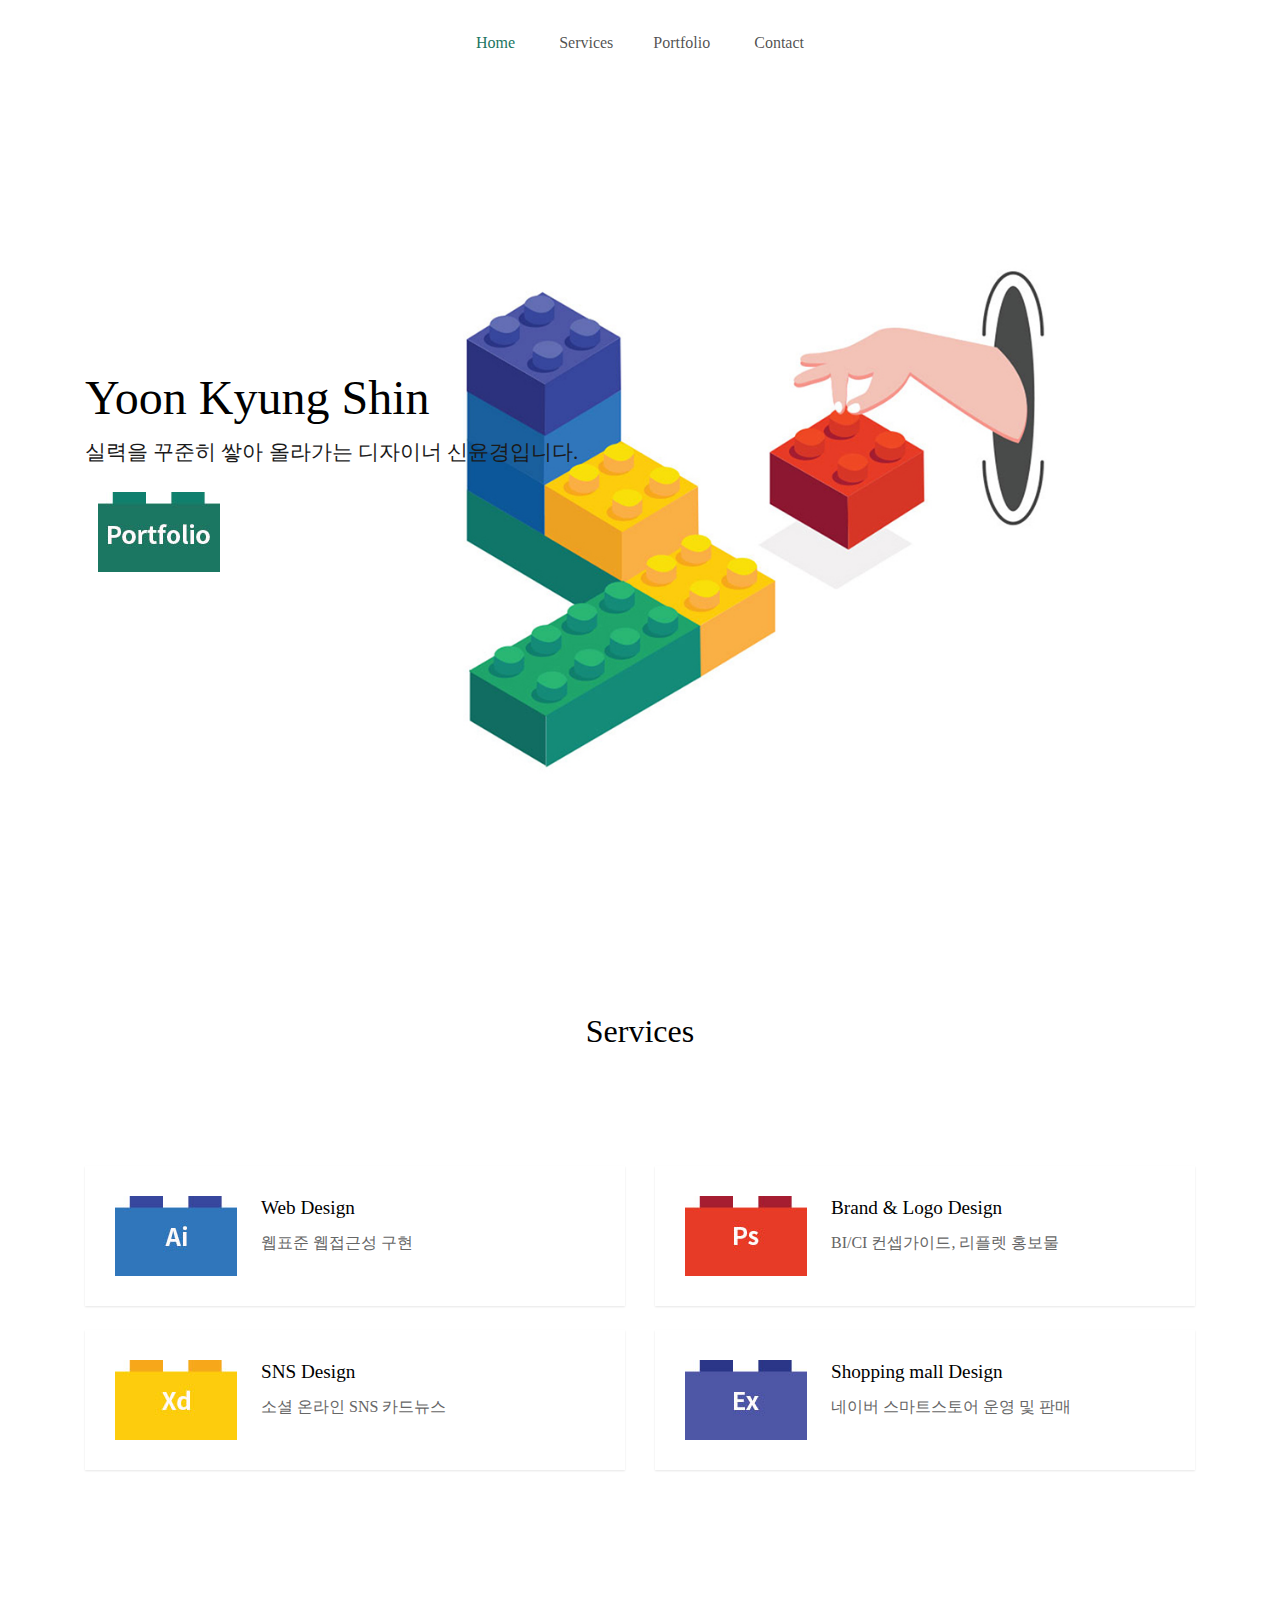
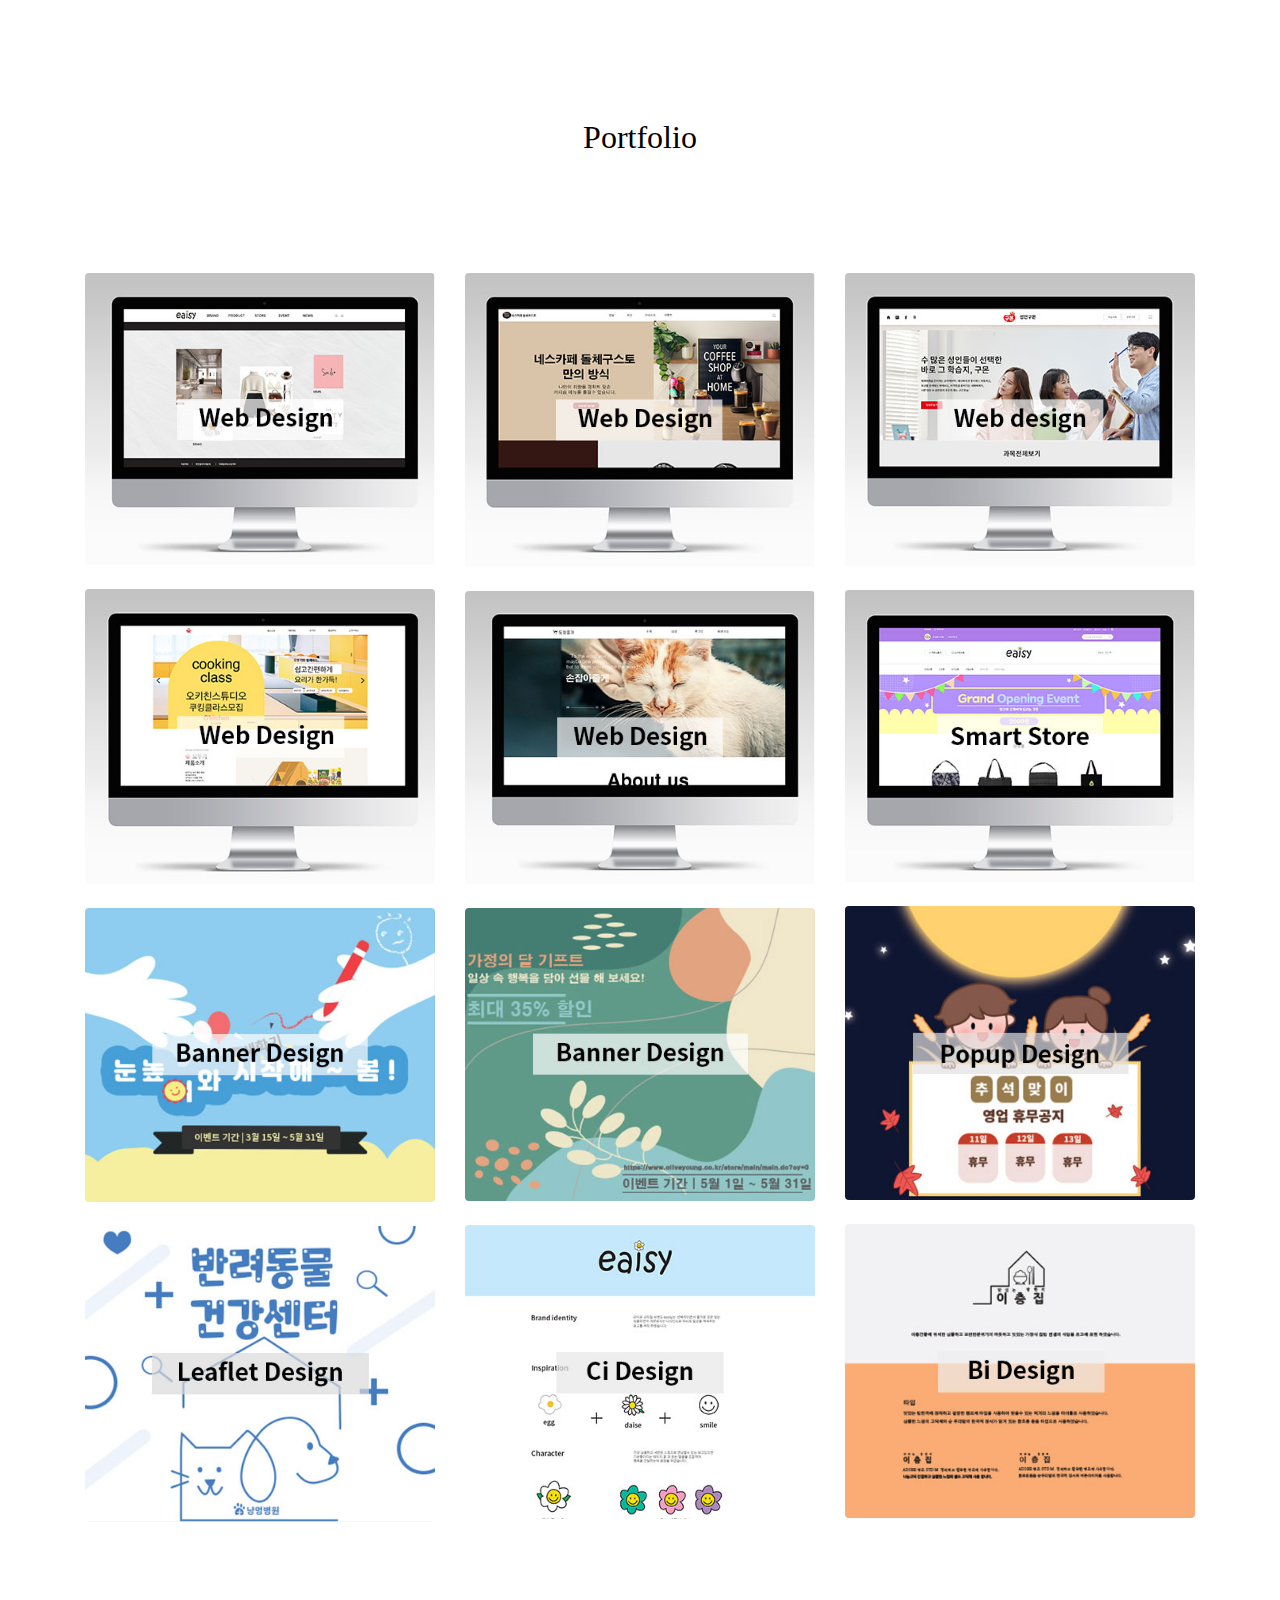
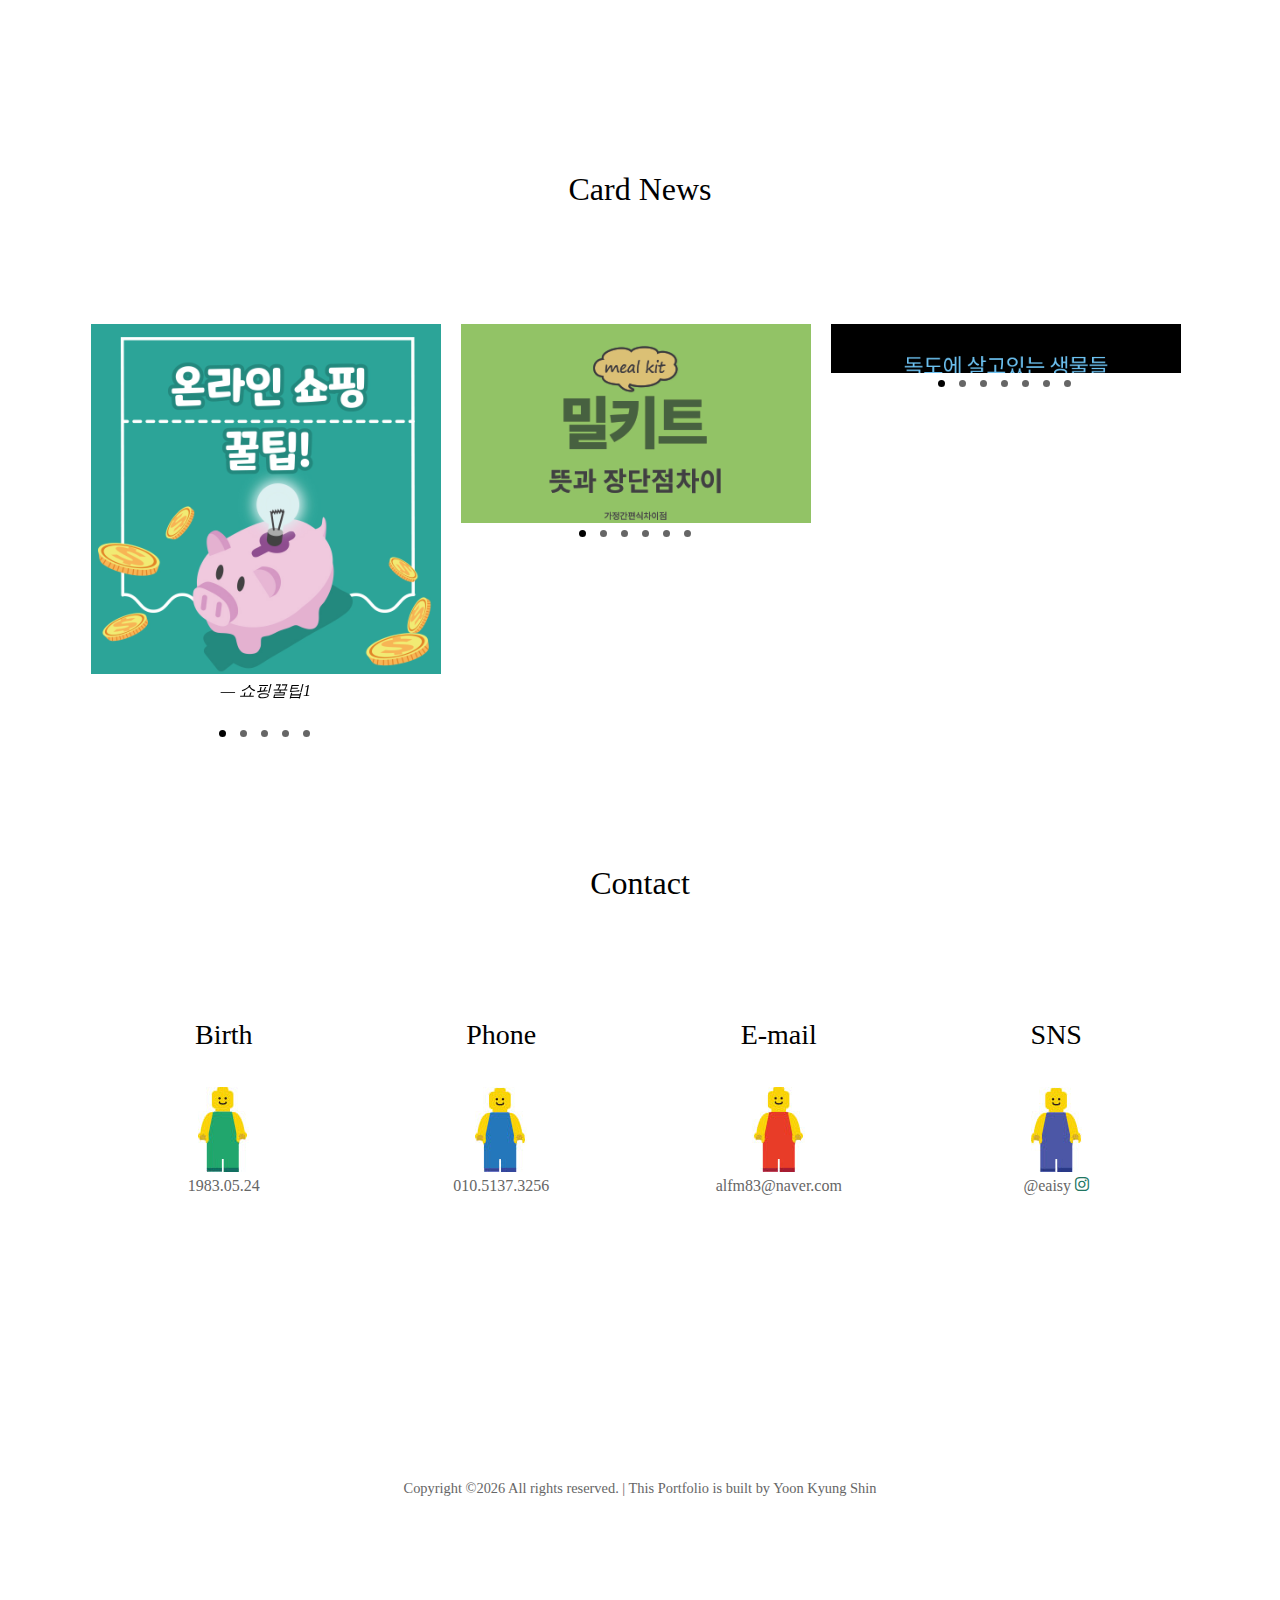
<file: index.html>
<!doctype html>
<html lang="en">
  <head>
    <title>Yoon Kung Shin</title>
    <meta charset="utf-8">
    <meta name="viewport" content="width=device-width, initial-scale=1, shrink-to-fit=no">
    
    <link href="https://fonts.googleapis.com/css?family=Arbutus+Slab|Open+Sans:300,400,700" rel="stylesheet">
    <link rel="stylesheet" href="fonts/icomoon/style.css">

    <link rel="stylesheet" href="css/bootstrap.min.css">
    <link rel="stylesheet" href="css/jquery-ui.css">
    <link rel="stylesheet" href="css/owl.carousel.min.css">
    <link rel="stylesheet" href="css/owl.theme.default.min.css">
    <link rel="stylesheet" href="css/owl.theme.default.min.css">

    <link rel="stylesheet" href="css/jquery.fancybox.min.css">

    <link rel="stylesheet" href="css/bootstrap-datepicker.css">

    <link rel="stylesheet" href="fonts/flaticon/font/flaticon.css">

    <link rel="stylesheet" href="css/aos.css">

    <link rel="stylesheet" href="css/style.css">
    
  </head>
  <body data-spy="scroll" data-target=".site-navbar-target" data-offset="300">
  


  <div class="site-wrap">

    <div class="site-mobile-menu site-navbar-target">
      <div class="site-mobile-menu-header">
        <div class="site-mobile-menu-close mt-3">
          <span class="icon-close2 js-menu-toggle"></span>
        </div>
      </div>
      <div class="site-mobile-menu-body"></div>
    </div>
   
    <header class="site-navbar py-4 js-sticky-header site-navbar-target" role="banner">

      <div class="container-fluid">
        <div class="row align-items-center justify-content-center">
          
          <div class="">
            <nav class="site-navigation position-relative text-right" role="navigation">
              <ul class="site-menu main-menu js-clone-nav mr-auto d-none d-lg-block">
                <li><a href="#home-section" class="nav-link">Home</a></li>
                <li><a href="#services-section" class="nav-link">Services</a></li>
                
                
              </ul>
            </nav>
          </div>

        
          <div class="text-left">

            <nav class="site-navigation position-relative" role="navigation">
              <ul class="site-menu main-menu js-clone-nav mr-auto d-none d-lg-block">
                <li><a href="#portfolio-section" class="nav-link">Portfolio</a></li>
               
                <li><a href="#contact-section" class="nav-link">Contact</a></li>
              </ul>
            </nav>


            <div class="d-inline-block d-lg-none" style="position: relative; top: 3px;"><a href="#" class="site-menu-toggle js-menu-toggle float-right"><span class="icon-menu h3"></span></a></div>

          </div>

        </div>
      </div>
      
    </header>


    <div class="site-blocks-cover overlay bg-light" id="home-section">

      <div class="container">
        <div class="row justify-content-center">

          <div class="col-md-12 mt-lg-5 text-left align-self-center text-intro">
            <div class="row">
              <div class="col-lg-6">
                <h1 class="text-black">Yoon Kyung Shin</h1>
                <p class="lead">실력을 꾸준히 쌓아 올라가는 디자이너 신윤경입니다.</p>
                <a href="#portfolio-section" class="btn smoothscroll btn-primary"><img src="images/btn_1.jpg"></a>

              </div>
            </div>
           
          </div>
          <img src="images/face.jpg" alt="Image" class="img-face" data-aos="fade">
          
        </div>
        
      </div>

    

      
    </div>  

    

    
    <div class="site-section" id="services-section">
      <div class="container">
        <div class="row ">
          <div class="col-12 mb-5 position-relative">
            <h2 class="section-title text-center mb-5">Services</h2>
          </div>
          
          <div class="col-md-6 mb-4">
            <div class="service d-flex h-100">
              <div class="service-number mr-4"><img src="images/btn_2.jpg"></div>
              <div class="service-about">
                <h3>Web Design</h3>
                <p>웹표준 웹접근성 구현</p>
              </div>
            </div>
          </div>

          <div class="col-md-6 mb-4">
            <div class="service d-flex h-100">
              <div class="service-number mr-4"><img src="images/btn_3.jpg"></div>
              <div class="service-about">
                <h3>Brand & Logo Design</h3>
                <p>BI/CI 컨셉가이드, 리플렛 홍보물</p>
              </div>
            </div>
          </div>

          <div class="col-md-6 mb-4">
            <div class="service d-flex h-100">
              <div class="service-number mr-4"><img src="images/btn_4.jpg"></div>
              <div class="service-about">
                <h3>SNS Design</h3>
                <p>소셜 온라인 SNS 카드뉴스</p>
              </div>
            </div>
          </div>

          <div class="col-md-6 mb-4">
            <div class="service d-flex h-100">
              <div class="service-number mr-4"><img src="images/btn_5.jpg"></div>
              <div class="service-about">
                <h3>Shopping mall Design</h3>
                <p>네이버 스마트스토어 운영 및 판매</p>
              </div>
            </div>
          </div>

        </div>
      </div>
    </div>






    <section class="site-section block__62272" id="portfolio-section">
      

      <div class="container">
        <div class="row mb-5">
          <div class="col-12 position-relative">
            <h2 class="section-title text-center mb-5">Portfolio</h2>
          </div>
        </div>

        
        <div id="posts" class="row no-gutter">
          <div class="item web col-6 col-sm-6 col-md-6 col-lg-4 col-xl-4 mb-4">
            <a href="project3/index.html" target="_blank">
              
              <img class="img-fluid" src="images/post_1.jpg">
            </a>
          </div>
          <div class="item web col-6 col-sm-6 col-md-6 col-lg-4 col-xl-4 mb-4">
            <a href="project1/index.html" target="_blank">
              
              <img class="img-fluid" src="images/post_2.jpg">
            </a>
          </div>

          <div class="item brand col-6 col-sm-6 col-md-6 col-lg-4 col-xl-4 mb-4">
            <a href="project2/index.html" target="_blank">

              <img class="img-fluid" src="images/post_3.jpg">
            </a>
          </div>

          <div class="item web col-6 col-sm-6 col-md-6 col-lg-4 col-xl-4 mb-4">
            <a href="https://xd.adobe.com/view/a9b3fe74-5204-4f40-b276-14077b65d5c4-fce0/?fullscreen">
              
              <img class="img-fluid" src="images/post_4.jpg">
            </a>
          </div>

          <div class="item web col-6 col-sm-6 col-md-6 col-lg-4 col-xl-4 mb-4">
            <a href="https://smartstore.naver.com/eaisy">
              
              <img class="img-fluid" src="images/post_5.jpg">
            </a>
          </div>
          <div class="item web col-6 col-sm-6 col-md-6 col-lg-4 col-xl-4 mb-4">
            <a href="project4/index.html" target="_blank">
              
              <img class="img-fluid" src="images/post_6.jpg">
            </a>
          </div>

          <div class="item web col-6 col-sm-6 col-md-6 col-lg-4 col-xl-4 mb-4">
            <a href="images/web9.jpg" class="item-wrap fancybox">
              <span class="icon-search2"></span>
              <img class="img-fluid" src="images/post_9.jpg">
            </a>
          </div>

          <div class="item web col-6 col-sm-6 col-md-6 col-lg-4 col-xl-4 mb-4">
            <a href="images/web8.jpg" class="item-wrap fancybox">
              <span class="icon-search2"></span>
              <img class="img-fluid" src="images/post_8.jpg">
            </a>
          </div>

          <div class="item web col-6 col-sm-6 col-md-6 col-lg-4 col-xl-4 mb-4">
            <a href="images/web7.jpg" class="item-wrap fancybox">
              <span class="icon-search2"></span>
              <img class="img-fluid" src="images/post_7.jpg">
            </a>
          </div>

          <div class="item web col-6 col-sm-6 col-md-6 col-lg-4 col-xl-4 mb-4">
            <a href="images/web11.jpg" class="item-wrap fancybox">
              <span class="icon-search2"></span>
              <img class="img-fluid" src="images/post_11.jpg">
            </a>
          </div>

          <div class="item web col-6 col-sm-6 col-md-6 col-lg-4 col-xl-4 mb-4">
            <a href="images/web12.jpg" class="item-wrap fancybox">
              <span class="icon-search2"></span>
              <img class="img-fluid" src="images/post_12.jpg">
            </a>
          </div>

          <div class="item web col-6 col-sm-6 col-md-6 col-lg-4 col-xl-4 mb-4">
            <a href="images/web13.jpg" class="item-wrap fancybox">
              <span class="icon-search2"></span>
              <img class="img-fluid" src="images/post_13.jpg">
            </a>
          </div>

          
        </div>
      </div>

    </section>

    <section class="site-section bg-dark">
      <div class="container">
        <div class="row">
          <div class="col-12 mb-5 position-relative">
            <h2 class="section-title text-center mb-5 text-white1">Card News</h2>
          </div>
        </div>
        <div class="owl-carousel slide-one-item">
          <div class="slide">
            <blockquote>
              <img src="images/cn1.jpg">
              <p><cite>&mdash; 쇼핑꿀팁1</cite></p>
            </blockquote>
          </div>
       
          <div class="slide">
            <blockquote>
              <img src="images/cn2.jpg">
              <p><cite>&mdash; 쇼핑꿀팁2</cite></p>
            </blockquote>
          </div>

          <div class="slide">
            <blockquote>
              <img src="images/cn3.jpg">
              <p><cite>&mdash; 쇼핑꿀팁3</cite></p>
            </blockquote>
          </div>
          <div class="slide">
            <blockquote>
              <img src="images/cn4.jpg">
              <p><cite>&mdash; 쇼핑꿀팁4</cite></p>
            </blockquote>
          </div>

          <div class="slide">
            <blockquote>
              <img src="images/cn5.jpg">
              <p><cite>&mdash; 쇼핑꿀팁5</cite></p>
            </blockquote>
          </div>
        </div>

        <div class="owl-carousel slide-one-item">
          <div class="slide">
            <blockquote>
              <img src="images/cn2_1.jpg">
              <p><cite>&mdash; 밀키트1</cite></p>
            </blockquote>
          </div>
       
          <div class="slide">
            <blockquote>
              <img src="images/cn2_2.jpg">
              <p><cite>&mdash; 밀키트2</cite></p>
            </blockquote>
          </div>

          <div class="slide">
            <blockquote>
              <img src="images/cn2_3.jpg">
              <p><cite>&mdash; 밀키트3</cite></p>
            </blockquote>
          </div>
          <div class="slide">
            <blockquote>
              <img src="images/cn2_4.jpg">
              <p><cite>&mdash; 밀키트4</cite></p>
            </blockquote>
          </div>

          <div class="slide">
            <blockquote>
              <img src="images/cn2_5.jpg">
              <p><cite>&mdash; 밀키트5</cite></p>
            </blockquote>
          </div>

          
          <div class="slide">
            <blockquote>
              <img src="images/cn2_6.jpg">
              <p><cite>&mdash; 밀키트6</cite></p>
            </blockquote>
          </div>

        </div>
        <div class="owl-carousel slide-one-item">
          <div class="slide">
            <blockquote>
              <img src="images/cn3_1.jpg">
              <p><cite>&mdash; 독도1</cite></p>
            </blockquote>
          </div>
       
          <div class="slide">
            <blockquote>
              <img src="images/cn3_2.jpg">
              <p><cite>&mdash; 독도2</cite></p>
            </blockquote>
          </div>

          <div class="slide">
            <blockquote>
              <img src="images/cn3_3.jpg">
              <p><cite>&mdash; 독도3</cite></p>
            </blockquote>
          </div>
          <div class="slide">
            <blockquote>
              <img src="images/cn3_4.jpg">
              <p><cite>&mdash; 독도4</cite></p>
            </blockquote>
          </div>

          <div class="slide">
            <blockquote>
              <img src="images/cn3_5.jpg">
              <p><cite>&mdash; 독도5</cite></p>
            </blockquote>
          </div>

          <div class="slide">
            <blockquote>
              <img src="images/cn3_6.jpg">
              <p><cite>&mdash; 독도6</cite></p>
            </blockquote>
          </div>

          <div class="slide">
            <blockquote>
              <img src="images/cn3_7.jpg">
              <p><cite>&mdash; 독도7</cite></p>
            </blockquote>
          </div>


          <!-- 초기화 -->
        </div>
         <!-- 초기화 -->
        
      </div>
    </section>
        

      

    

      







       







        
        
    






    

    <section class="site-section" id="contact-section">
      <div class="container">
        <div class="row">
          <div class="col-12 mb-5 position-relative">
            <h2 class="section-title text-center mb-5">Contact</h2>
          </div>
        </div>
        <div class="container">
          <div class="row mb-5">
            <div class="col-md-3">
              <h3 class="footer-title">Birth</h3><br>
              <img src="images/image_1.jpg">
              <p><span class="d-inline-block d-md-block">1983.05.24</p>
            </div>

            <div class="col-md-3">
              <h3 class="footer-title">Phone</h3><br>
              <img src="images/image_2.jpg">
              <p><span class="d-inline-block d-md-block">010.5137.3256</p>
            </div>

            <div class="col-md-3">
              <h3 class="footer-title">E-mail</h3><br>
              <img src="images/image_3.jpg">
              <p><span class="d-inline-block d-md-block">alfm83@naver.com</p>
            </div>
            <div class="col-md-3">
              <h3 class="footer-title">SNS</h3><br>
              <img src="images/image_4.jpg">
              <p><span class="d-inline-block d-md-block">@eaisy <a href="https://www.instagram.com/eaisy0/" class="social-circle">  <span class="icon-instagram"></span></a></p>
            </div>
          </div>
  
         
          </div>
        </div>
     
      </div>
    </section>

   

    <footer class="site-section bg-light footer">
      <div class="container">
        

        <div class="row">
          <div class="col-12 text-center">
          <p>
            <!-- Link back to Colorlib can't be removed. Template is licensed under CC BY 3.0. -->
            Copyright &copy;<script>document.write(new Date().getFullYear());</script> All rights reserved. | This Portfolio is built by Yoon Kyung Shin</a>
            <!-- Link back to Colorlib can't be removed. Template is licensed under CC BY 3.0. -->
            </p>
            </div>
        </div>
      </div>
    </footer>

  </div> <!-- .site-wrap -->

  <script src="js/jquery-3.3.1.min.js"></script>
  <script src="js/jquery-ui.js"></script>
  <script src="js/popper.min.js"></script>
  <script src="js/bootstrap.min.js"></script>
  <script src="js/owl.carousel.min.js"></script>
  <script src="js/jquery.easing.1.3.js"></script>
  <script src="js/aos.js"></script>
  <script src="js/jquery.fancybox.min.js"></script>
  <script src="js/jquery.sticky.js"></script>
  <script src="js/isotope.pkgd.min.js"></script>

  
  <script src="js/main.js"></script>
    
  </body>
</html>
</file>
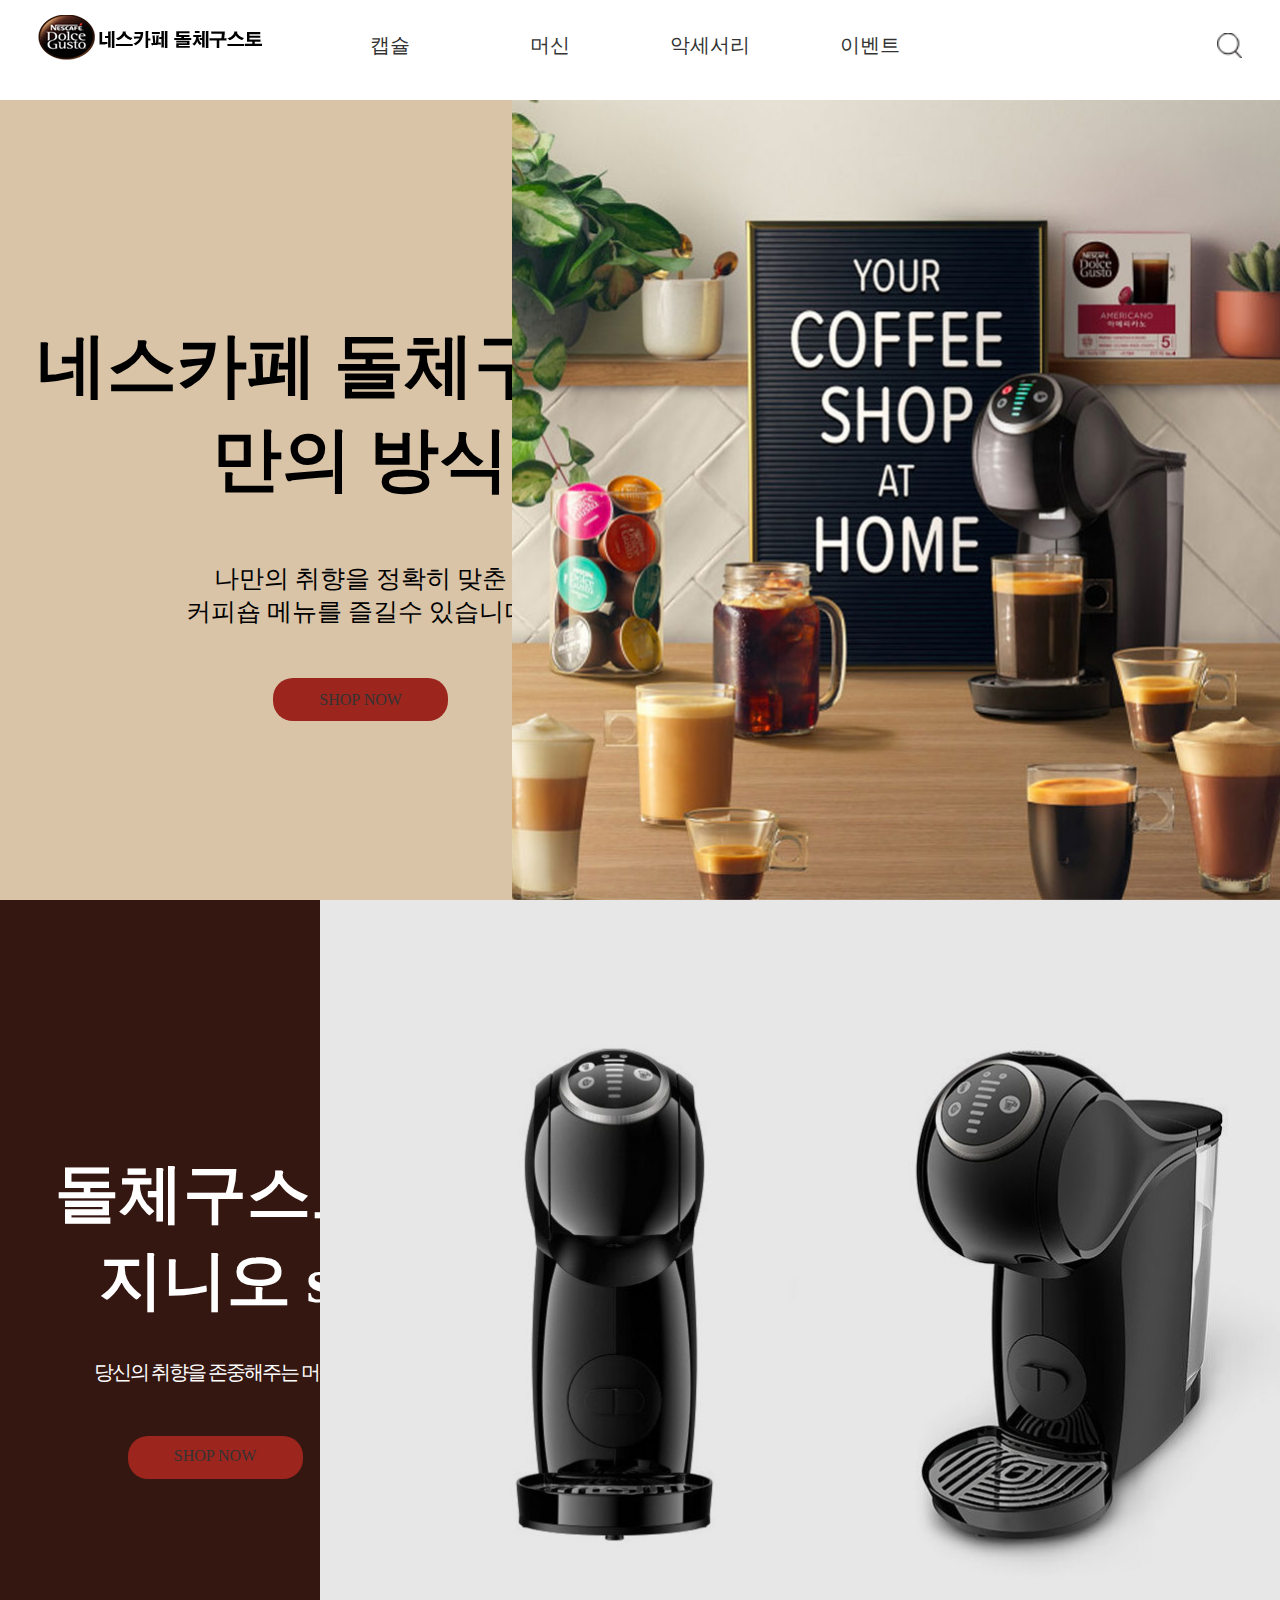
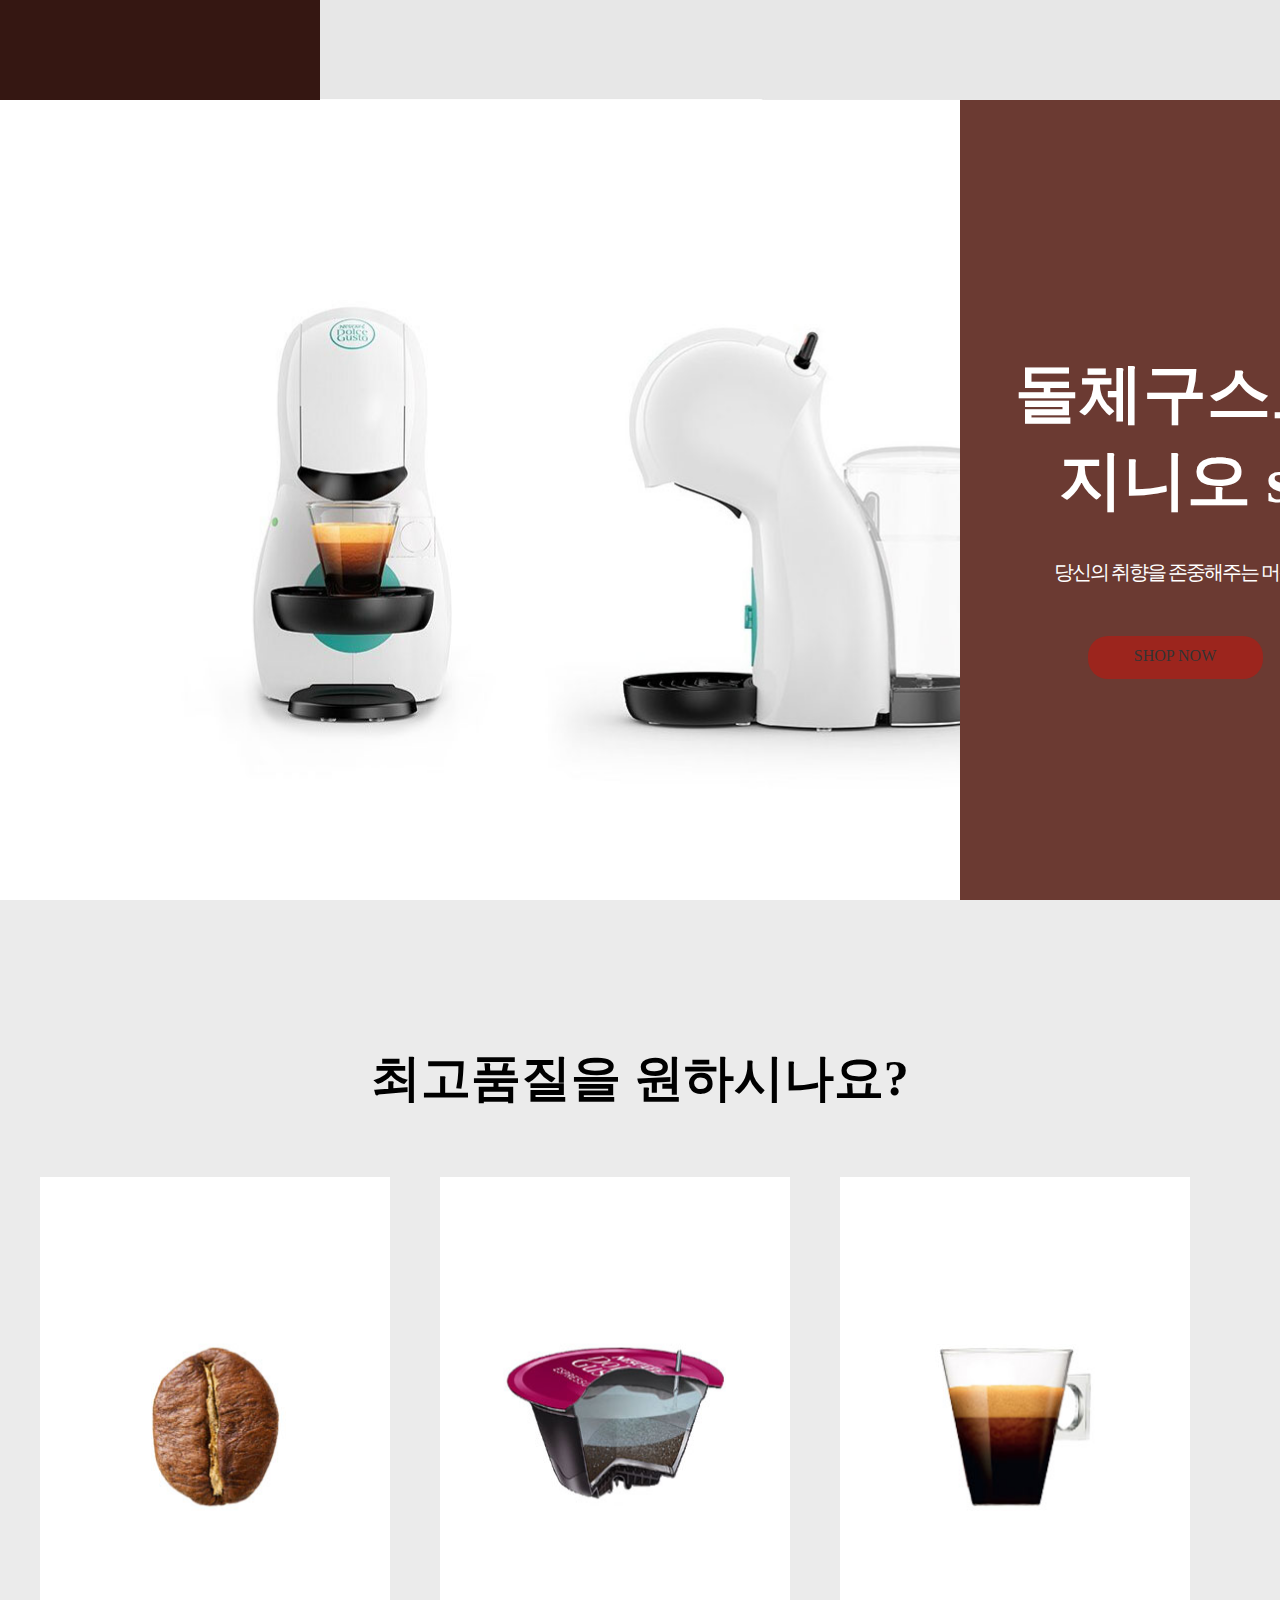
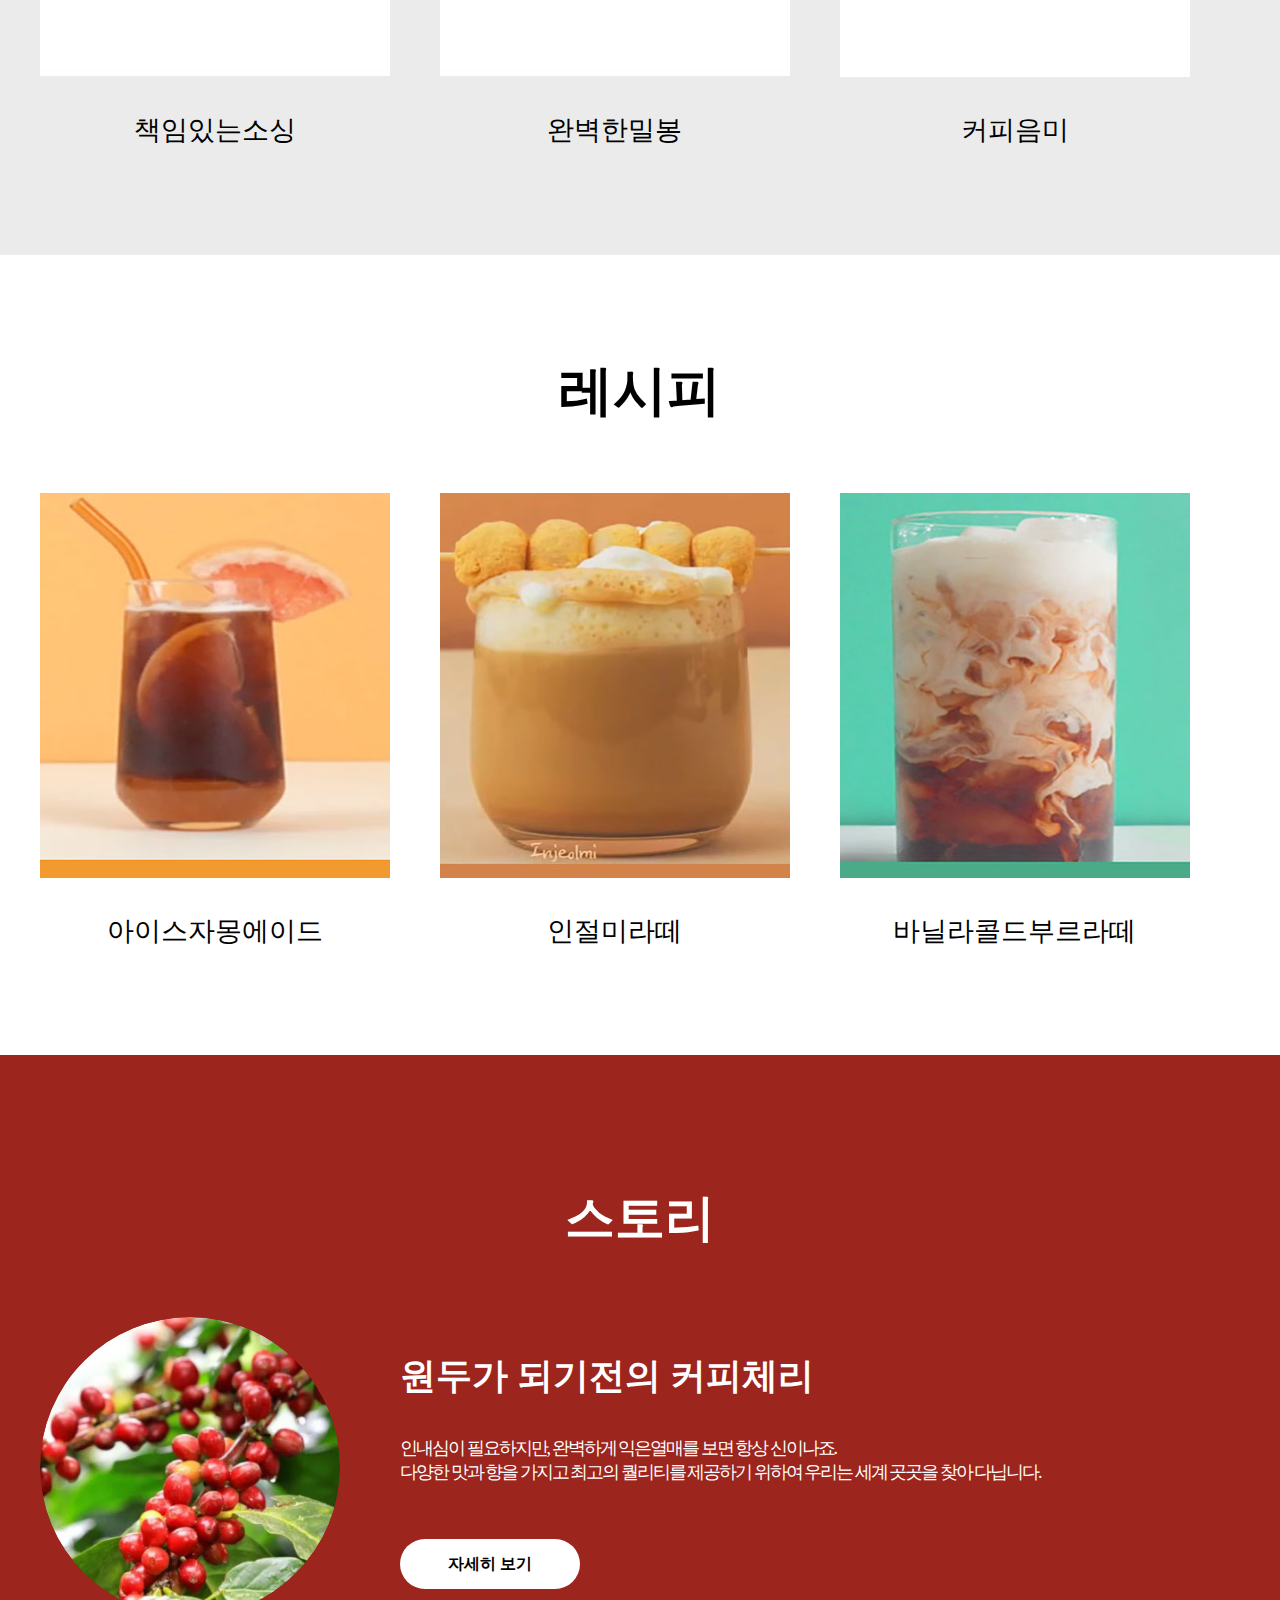
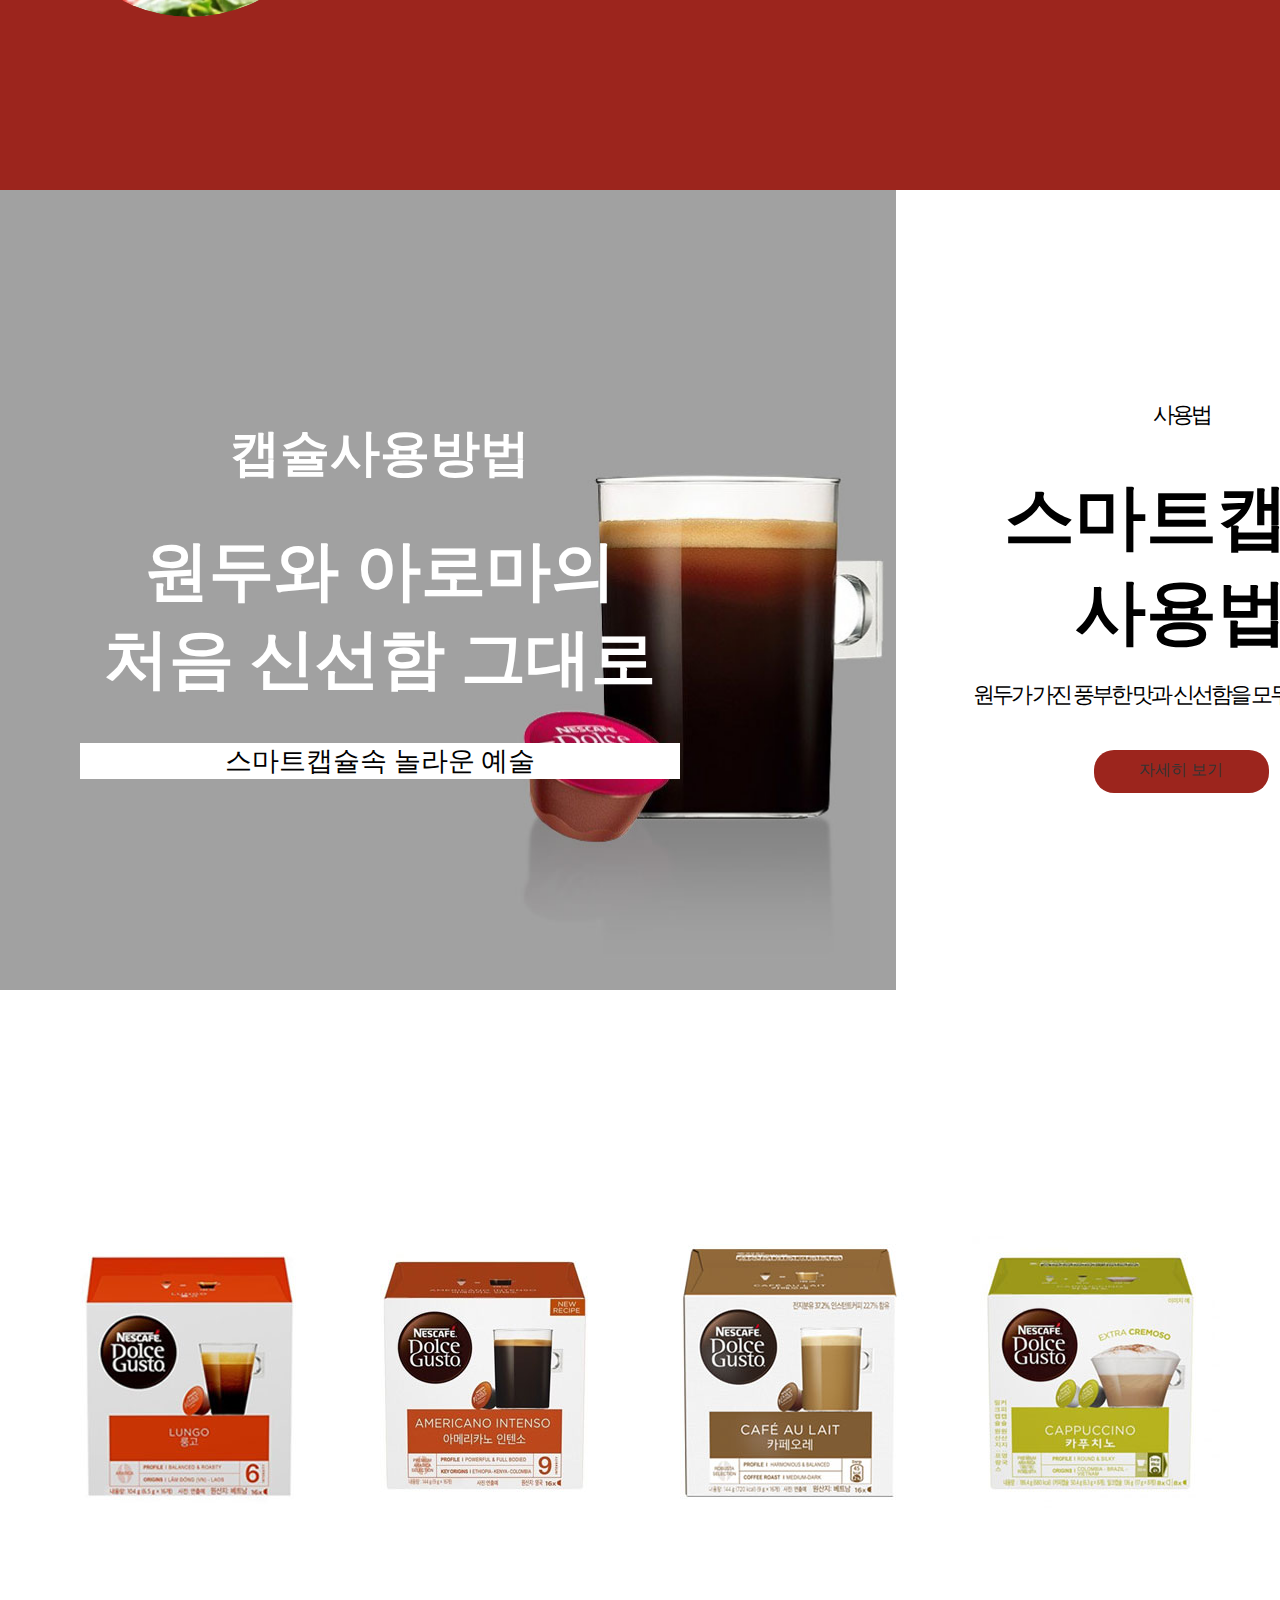
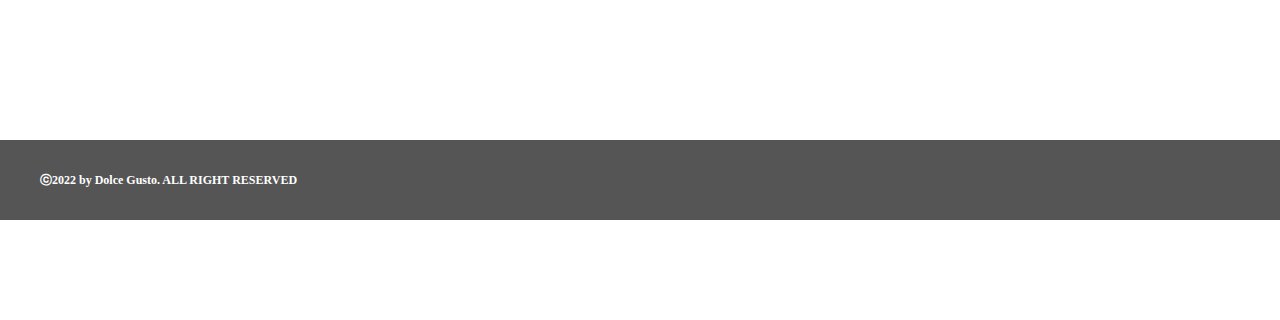
<file: project1/index.html>
<!DOCTYPE html>
<html lang="en">
<head>
    <meta charset="UTF-8">
    <meta http-equiv="X-UA-Compatible" content="IE=edge">
    <meta name="viewport" content="width=device-width, initial-scale=1.0">
    <title>돌체구스토</title>
    <style>
        *{ margin:0; padding:0;}
        body{ height:4000px;}
        .menu{position:absolute; font-size: 20px; right:50px;
                 width:60px; height:250px; 
                         border:2px;}
        </style>
        
        <script src="js/jquery-1.7.2.min.js"></script>
        <script src="js/jquery-ui.min.js"></script>
    <link href="css/style.css" rel="stylesheet">
</head>
<body>
    <div id="warp">
        <div id="header">
            <div class="logo">
                <img src="img/logo.png" alt="로고">
            </div>
            <ul class="menu">
                <li><a href="#">캡슐</a>
                <ul class="submenu">
                    <li><a href="#">캡슐보기</a></li>
                 
                </ul></li>
                <li><a href="#">머신</a>
                    <ul class="submenu">
                        <li><a href="#">머신보기</a></li>
                        
                       
                    </ul></li>
                <li><a href="#">악세서리</a>
                    <ul class="submenu">
                        <li><a href="#">악세서리</a></li>
                       
                    </ul>
                </li>
                <li><a href="#">이벤트</a>
                    <ul class="submenu">
                    <li><a href="#">이벤트보기</a></li>
     
                </ul></li>
                <!-- 초기화 -->
            </ul>
            <div class="search">
                <img src="img/serch.png" alt="검색">
            </div>
            <!-- 초기화 -->
        </div>
        <div id="mainimg">
            <div class="mainimg_left">
                <div class="text_box">
                    <h1>네스카페 돌체구스토<br>
                        만의 방식</h1>
                        <p>나만의 취향을 정확히 맞춘<br>
                        커피숍 메뉴를 즐길수 있습니다.</p>
                        <div class="btn"><a href="#">SHOP NOW</a></div>
                       
                </div>
            </div>
            <div class="mainimg_right">
        
            </div>
            <!-- 초기화 -->
        </div>
        <div id="contents">
            <div class="box1">
                <div class="box1_left">
                    <div class="text_box">
                        <h1>돌체구스토<br>
                        <span>지니오 s</span></h1>
                        <p>당신의 취향을 존중해주는 머신</p>
                        <div class="btn"><a href="#">SHOP NOW</a></div>
                    </div>

                </div>
              
                <div class="box1_right"></div>
                <!-- 초기화 -->
            </div>
            <div class="box2">
                <div class="box2_left"></div>
                <div class="box2_right">
                    <div class="text_box">
                        <h1>돌체구스토<br>
                        <span>지니오 s</span></h1>
                        <p>당신의 취향을 존중해주는 머신</p>
                        <div class="btn"><a href="#">SHOP NOW</a></div>
                    </div>
                   

                </div>
                <!-- 초기화 -->
            
            </div>
            <div class="box3">
                <div class="inner">
                    <h3>최고품질을 원하시나요?</h3>
                    <div class="box3_imgset">
                        <div class="list">
                           <div><div></div></div>
                            <p>책임있는소싱</p>
                        </div>
                        <div class="list">
                            <div><div></div></div>
                            <p>완벽한밀봉</p>
                        </div>
                        <div class="list">
                            <div><div></div></div>
                            <p>커피음미</p>
                        </div>
                        <!-- 초기화 -->
                    </div>
                </div>
            </div>
            <div class="box4">
                <div class="inner">
                    <h3>레시피</h3>
                    <div class="box4_imgset">
                        <div class="list">
                            <div></div>
                            <p>아이스자몽에이드</p>
                        </div>
                        <div class="list">
                            <div></div>
                            <p>인절미라떼</p>
                        </div>
                        <div class="list">
                            <div></div>
                            <p>바닐라콜드부르라떼</p>
                        </div>
                        <!-- 초기화 -->
                    </div>
                </div>
            </div>
            <div class="box5">
                <div class="inner">
                    <h3>스토리</h3>
                    <div class="box5_contentset">
                        <div class="content_img">
                            <div><div></div></div>
                        </div>
                        <div class="content_text">
                            <h4>원두가 되기전의 커피체리</h4>
                            <p>인내심이 필요하지만, 완벽하게 익은열매를 보면 항상 신이나죠.<br>
                            다양한 맛과 향을 가지고 최고의 퀄리티를 제공하기 위하여 우리는 세계 곳곳을 찾아 다닙니다.</p>
                            <div class="btn">자세히 보기</div>
                        </div>
                        <!-- 초기화 -->
                    </div>
                </div>
            </div>
            <div class="box6">
                <div class="box6_left">
                   <div class="text_left">
                    <h3>캡슐사용방법</h3>
                    <h1>원두와 아로마의<br>
                    처음 신선함 그대로</h1>
                    <div class="btn">스마트캡슐속 놀라운 예술</div>
                   </div>
                </div>
                <div class="box6_right">
                    <div class="text_right">
                        <p>사용법</p>
                        <h1>스마트캡슐<br>
                        사용법</h1>
                        <p>원두가 가진 풍부한 맛과 신선함을 모두 담아냅니다.</p>
                        <div class="btn"><a href="#">자세히 보기</a></div>
                    </div>


                </div>
                <!-- 초기화 -->

            </div>
            <div class="box7">
                <div class="inner">
                    <ul class="sns">
                        <li>
                            <img src="img/lungo.jpg" alt="롱고">
                        </li>
                        <li>
                            <img src="img/americano-intenso.jpg" alt="아메리카노">
                        </li>
                        <li>
                            <img src="img/cafe-au-lait.jpg" alt="카페오레">
                        </li>
                        <li>
                            <img src="img/cappuccino.jpg" alt="카푸치노">
                        </li>
                        <!-- 초기화 -->
                    </ul>
                </div>
            </div>
        </div>
        <div id="footer">
            <div class="inner">
                <p>ⓒ2022 by Dolce Gusto. ALL RIGHT RESERVED</p>
            </div>

        </div>
    </div>
    <div class="menu"></div>
<script>
$(function(){
	
	$(window).scroll(function(){
		
				var	windowTop =$(window).scrollTop()+50;
				$(".menu").stop().animate({top:windowTop+"px" },500);
				//$("#q_mn").stop().animate({속성:"속성값", 속성:"속성값" },1000);	
				
		});
		
});
</script>
    
</body>
</html>
</file>
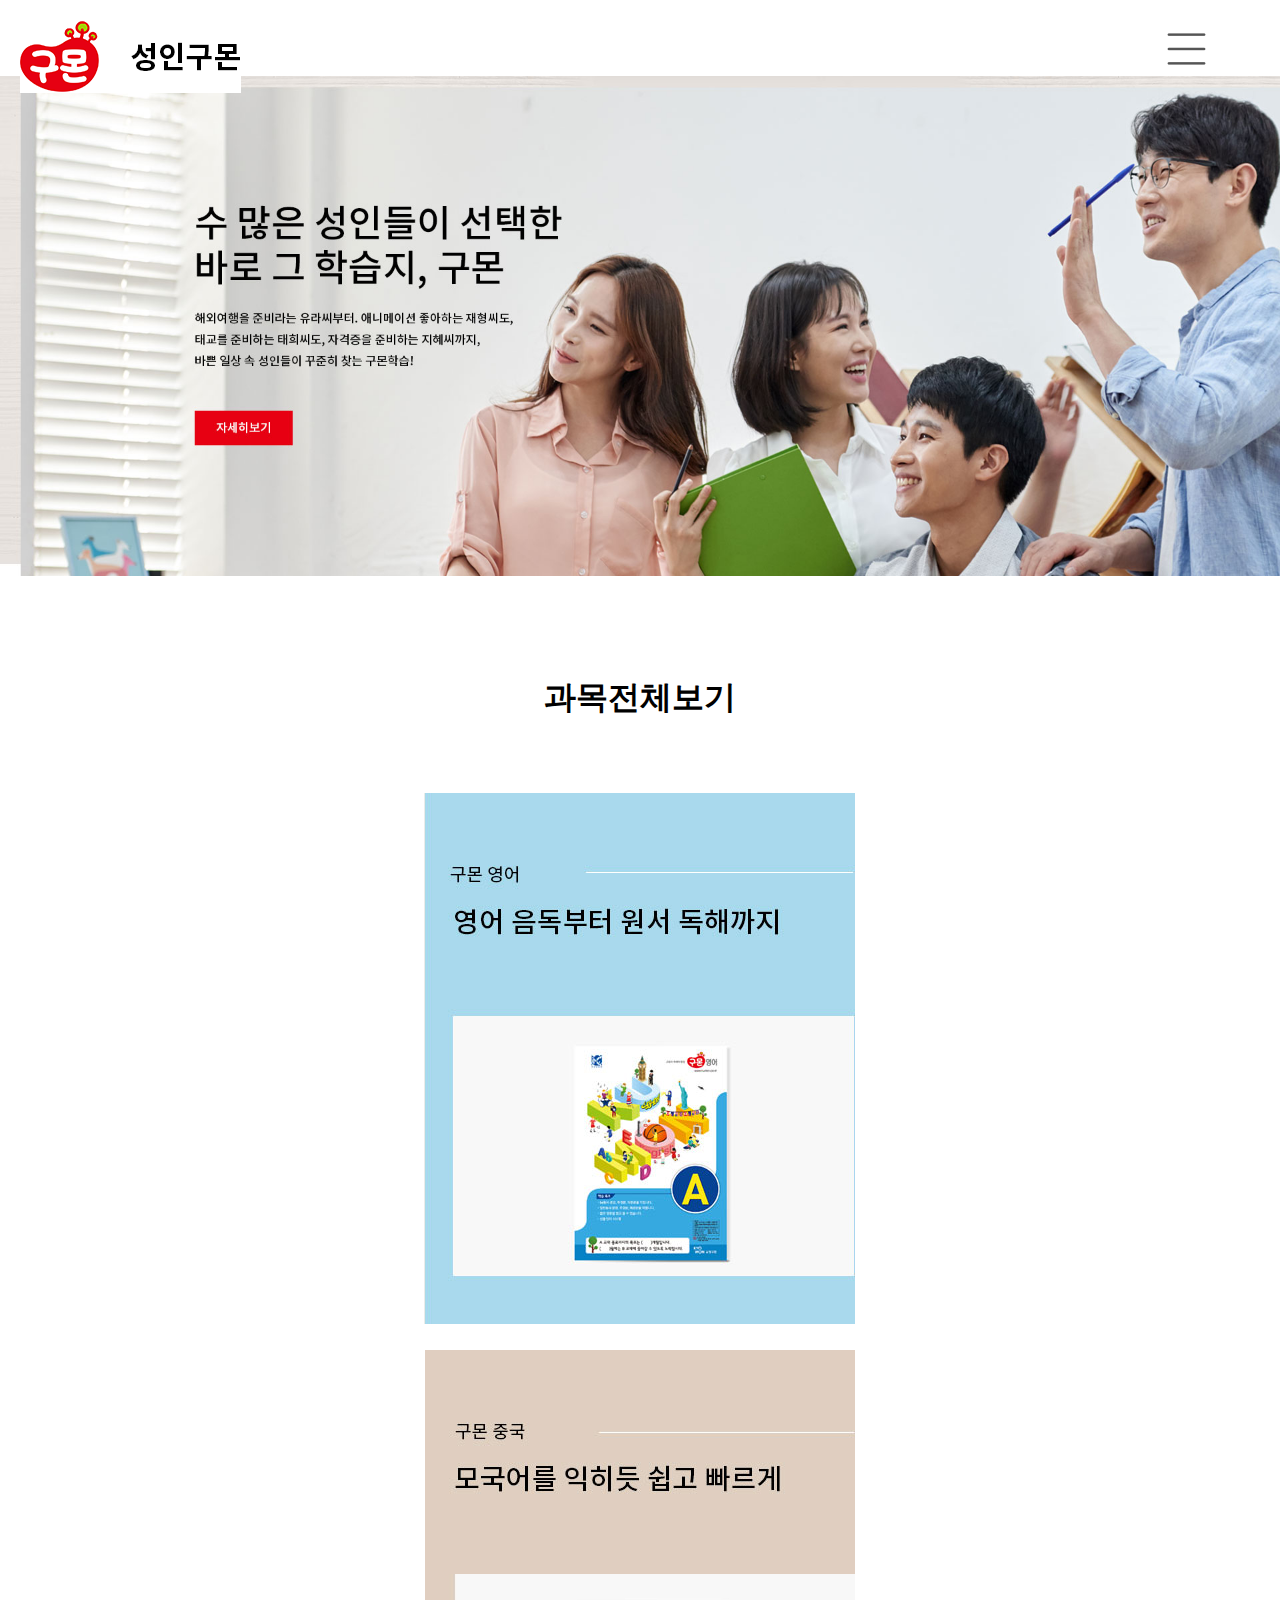
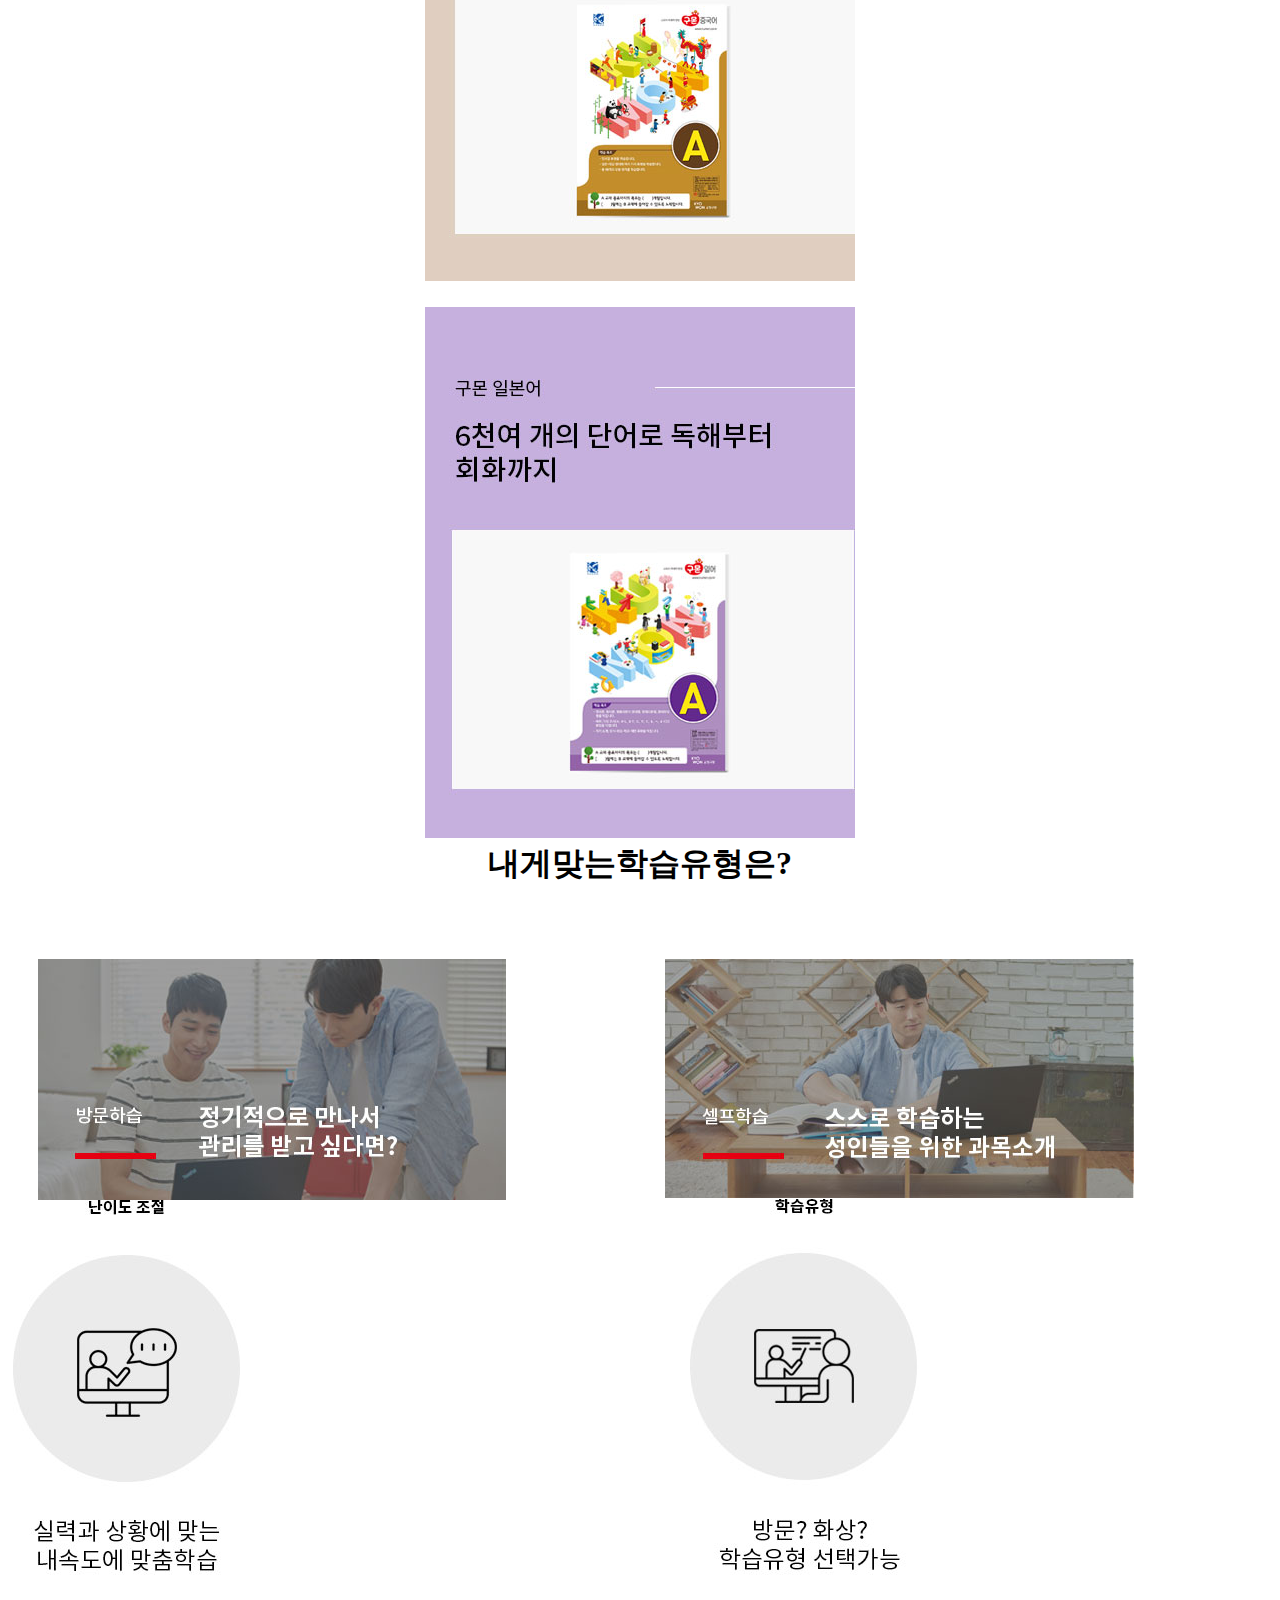
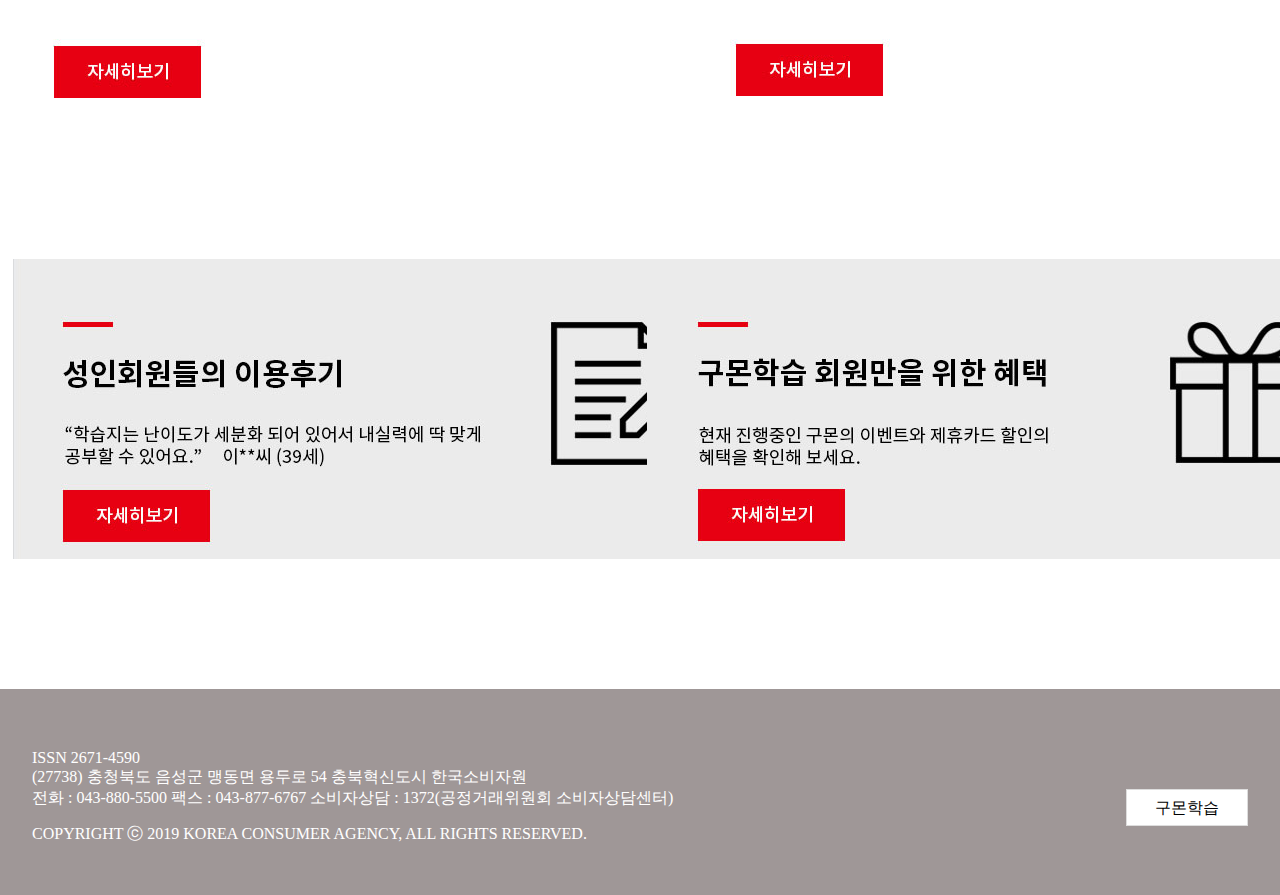
<file: project2/index.html>
<!DOCTYPE html>
<html lang="en">
<head>
    <meta charset="UTF-8">
    <meta http-equiv="X-UA-Compatible" content="IE=edge">
    <meta name="viewport" content="width=device-width, initial-scale=1.0">
    <title>성인구몬</title>
    <link href="css/style.css" rel="stylesheet">
    <script src="https://ajax.googleapis.com/ajax/libs/jquery/3.2.1/jquery.min.js"></script>
<script>
$(document).ready(function(){
    mobile_menu();
});

function mobile_menu(){
    /* 변수 선언 */
    var $menu = null;
    var $left_gnb = null; // 영역 전체
    var $depth1_wrap = null;
    var $depth1 = null;
    var $depth1_btn = null;
    
    /* 시작 함수 */
    function start(){
        init();
        init_event();
    }
    /* 변수 초기화 함수 */
    function init(){
        $menu = $('.menu');
        $left_gnb = $('.left_gnbWrap'); // 영역 전체
        $depth1_wrap = $('.left_gnb>li');
        $depth1 = $depth1_wrap.children('ul');
        $depth1_btn = $depth1_wrap.children('a');
    }
    /* 이벤트 함수 */
    function init_event(){
        
        /* 모바일 메뉴 버튼 클릭했을때 모바일 메뉴영역 나오게 하기 */
        $menu.click(function(event){
            event.preventDefault();
            $left_gnb.addClass('on');
        });
        
        /* x버튼 눌렀을때 모바일 메뉴 닫기 */
        $('.close').click(function(event){
            event.preventDefault();

            $left_gnb.removeClass('on');
            
            // x버튼 누르면 시간차 약간두고 소메뉴 닫히게 하기
            setTimeout(function(){
                $depth1_btn.removeClass('on');
                $depth1.slideUp();
            },300)
        });
        
        /* depth1의 각메뉴 클릭시 depth2 나오게 하기 */
        $depth1_btn.click(function(event){
            event.preventDefault();
            var $this = $(this);
            var $this_ul = $this.siblings('ul');

            var check = $this.hasClass('on');
            if(check){
                $this.removeClass('on');
                $this_ul.stop(true,true).slideUp();
            }else{
                $depth1_btn.removeClass('on');
                $depth1.stop().slideUp();
                $this.addClass('on');
                $this_ul.stop(true,true).slideDown();
            }
        });
        
        /* 디바이스 크기 변경시 모바일 메뉴영역 숨기기 */
        $(window).resize(function(){
            $left_gnb.removeClass('on');
        });
    }
    
    start(); // 시작 호출
}
</script>

</head>
<body>
    <div id="wrap">
        <div id="header">
        <div class="h_icon">
            <img src="img/h_icon.png" alt="h_icon">
        </div>
        <div class="logo">
            <img src="img/logo.png" alt="logo">
        </div>
        <div class="h_btn">
            <div class="btn1">학습과목</div>
            <div class="btn2">상담신청</div>
            <div class="menu">
                <a href="#"><img src="img/gnb_btn.png"></a>
              </div>
              <nav class="left_gnbWrap">
                          <a href="#" class="close">닫기</a>
                          <ul class="left_gnb">
                              <li>
                                  <a href="#"><b>전체과목</b></a>
                                  <ul>
                                      <li><a href="#">영어</a></li>
                                      <li><a href="#">수학</a></li>
                                      <li><a href="#">일본어</a></li>
                                      <li><a href="#">중국어</a></li>
                                  </ul>
                              </li>
                              <li>
                                  <a href="#"><b>학습과목</b></a>
                                  <ul>
                                      <li><a href="#">영어</a></li>
                                      <li><a href="#">수학</a></li>
                                      <li><a href="#">일본어</a></li>
                                      <li><a href="#">중국어</a></li>
                                  </ul>
                              </li>
                              <li>
                                  <a href="#"><b>상담신청</b></a>
                                  <ul>
                                      <li><a href="#">온라인상담</a></li>
                                      <li><a href="#">전화상담</a></li>
                                      <li><a href="#">방문상담</a></li>
                                      
                                  </ul>
                              </li>
                              <li>
                                  <a href="#"><b>공지</b></a>
                                  <ul>
                                      <li><a href="#">뉴스</a></li>
                                      <li><a href="#">이벤트</a></li>
                                      <li><a href="#">후기</a></li>
                                      
                                  </ul>
                              </li>
                          </ul>
                      </nav>
         
            <!-- 초기화 -->
        </div>
       
        </div>
          <!-- 초기화 -->
        <div id="mainimg"></div>
        <div id="contents">
            <div class="box1">
                <div class="inner">
                    <h1>과목전체보기</h1>
                   <div class="box1_set">
                    <div class="box1_l">
                        <img src="img/cont1_box1.jpg" alt=box1_l 이미지>
                    </div>
                    <div class="box1_c">
                        <img src="img/cont1_box2.jpg" alt=box1_c 이미지>
                    </div>
                    <div class="box1_r">
                        <img src="img/cont1_box3.jpg" alt=box1_r 이미지>
                    </div>
                    <!-- 초기화 -->
                   </div>
                </div>
            </div>
            <div class="box2">
                <div class="inner">
                    <h1>내게맞는학습유형은?</h1>
                    <div class="box2_set">
                        <div class="box2_l">
                            <div class="box2_l_top">
                                <img src="img/cont2_top.jpg" alt="top 이미지">
                            </div>
                            <div class="box2_l_bottom">
                                <img src="img/cont2_bottom.jpg" alt="bottom 이미지">
                            </div>
                        </div>
                        <div class="box2_r">
                            <div class="box2_r1">
                                <img src="img/cont2_left.jpg" alt="2 left 이미지">
                            </div>
                            <div class="box2_r2">
                                <img src="img/cont2_right.jpg" alt="2 right 이미지">
                            </div>
                            <!-- 초기화 -->
                        </div>
                        <!-- 초기화 -->
                    </div>
                </div>
            </div>
            <div class="box3">
                <div class="inner">
                    <div class="box3_l">
                        <img src="img/cont3_left.jpg" alt="3 left 이미지">
                    </div>
                    <div class="box3_r">
                        <img src="img/cont3_right.jpg" alt="3 right 이미지">
                    </div>
                    <!--초기화 -->
                </div>
            </div>
        </div>
        <div id="footer">
            <div class="inner">
                <div class="footer_text">
                    <p>ISSN 2671-4590<br>
                        (27738) 충청북도 음성군 맹동면 용두로 54 충북혁신도시 한국소비자원<br>
                        전화 : 043-880-5500 팩스 : 043-877-6767 소비자상담 : 1372(공정거래위원회 소비자상담센터)</p>
                    <p>COPYRIGHT ⓒ 2019 KOREA CONSUMER AGENCY, ALL RIGHTS RESERVED.</p>
                </div>
                <div class="footer_btn">
                    구몬학습
                </div>
                <!-- 초기화 -->
            </div>
        </div>
    </div>
</body>
</html>
</file>
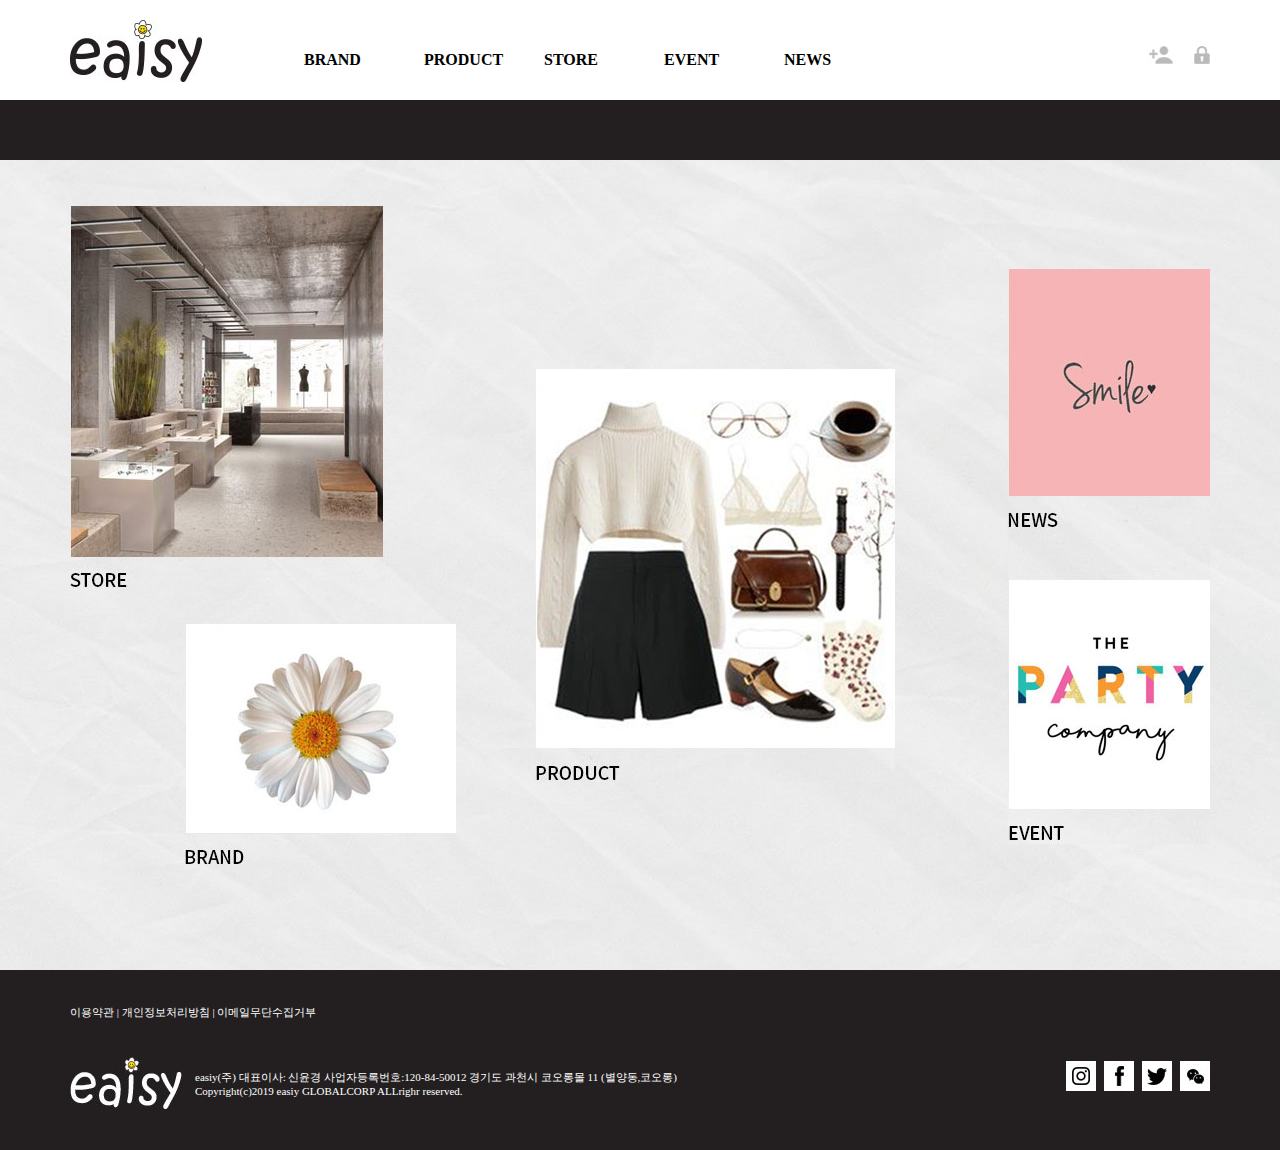
<file: project3/index.html>
<!DOCTYPE html>
<html lang="en">
<head>
    <meta charset="UTF-8">
    <meta http-equiv="X-UA-Compatible" content="IE=edge">
    <meta name="viewport" content="width=device-width, initial-scale=1.0">
    <title>eaisy</title>
    <link href="css/style.css" rel="stylesheet">
</head>
<body>
    <div id="wrap">
        <div id="header">
            <div class="inner">
            <div class="h_top">
                <div class="logo">
                    <img src="img/main logo.jpg" alt="m_
                        logo"></div>
                        <ul class="menu">
                            <li><b>BRAND</b></li>
                            <li><b>PRODUCT</b></li>
                            <li><b>STORE</b></li>
                            <li><b>EVENT</b></li>
                            <li><b>NEWS</b></li>
                            <!-- 초기화 -->
                        </ul>
                        <div class="h_icon">
                            <img src="img/h_icon.jpg" alt="h_icon">
                        </div>
                
           
        </div>
    </div>
            <div class="h_btm">
              
            
        </div>
    </div>
        <div id="mainimg">
            <div class="inner">
            <div class="box_l">
                <img src="img/box_l.jpg" alt="box_l">
            </div>
            <div class="box_c">
                <img src="img/box_c.jpg" alt="box_c">
            </div>
            <div class="box_r">
                <img src="img/box_r.jpg" alt="box_r">
            </div>
            <!-- 초기화  -->

        </div>
        </div>
        <div id="footer">
            <div class="inner">
                <div class="ft_text">
            <p>이용약관     |     개인정보처리방침     |     이메일무단수집거부</p>
            
          
            <p>easiy(주) 대표이사: 신윤경  사업자등록번호:120-84-50012 경기도 과천시 코오롱몰 11 (별양동,코오롱)<br>
            Copyright(c)2019 easiy GLOBALCORP ALLrighr reserved.</p>
        </div>
        <div class="ft_logo">
            <img src="img/footer logo.jpg" alt="ft_logo">
        </div>
            <div class="ft_icon">
                <img src="img/ft_icon.jpg">
            </div>
            <!-- 초기화 -->
        </div>
        </div>
    </div>
</body>
</html>
</file>
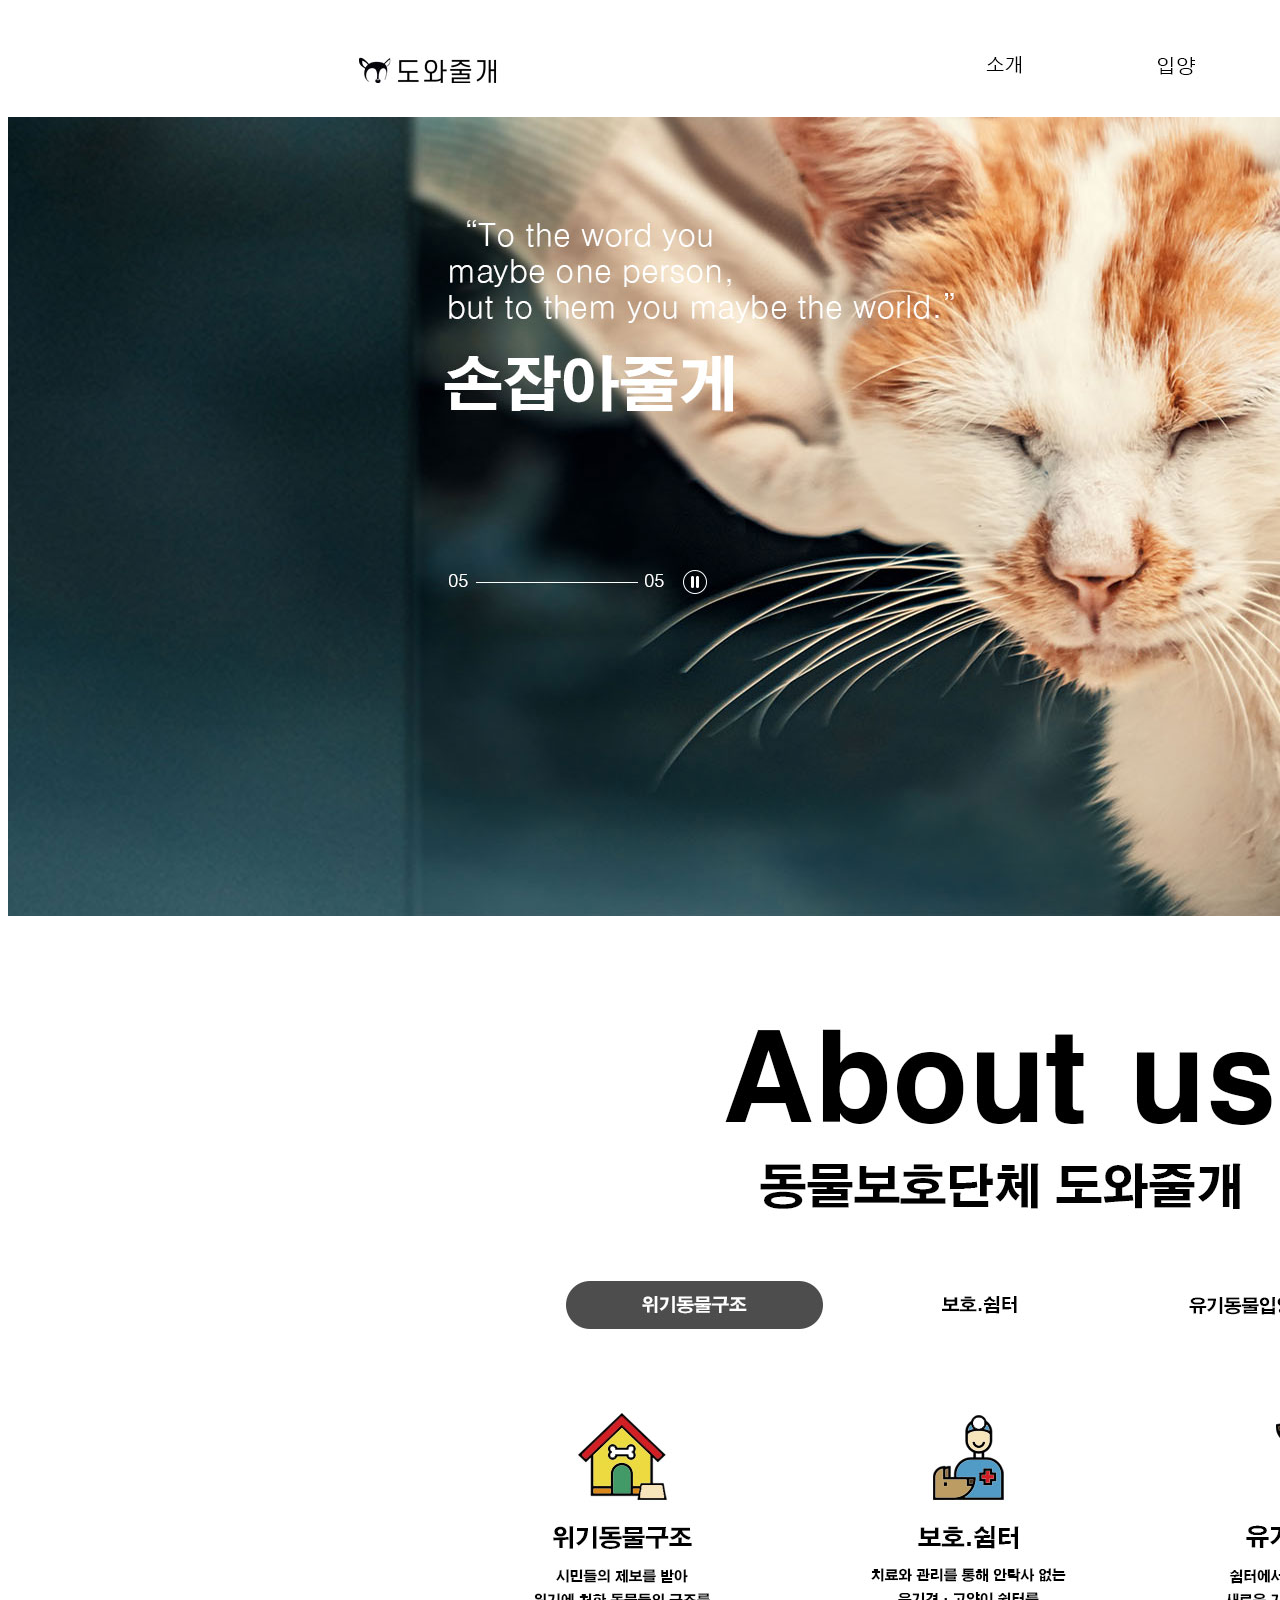
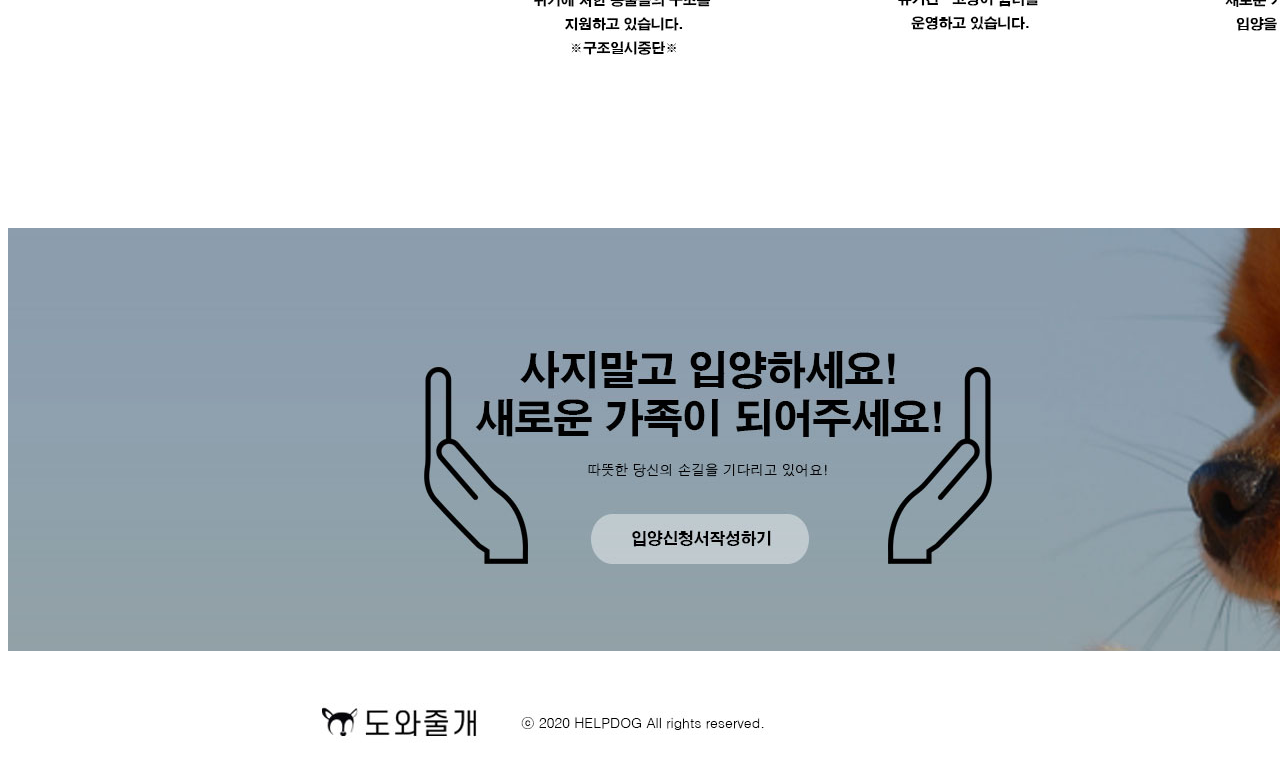
<file: project4/index.html>
<!DOCTYPE html>
<html lang="en">
	<head>

	</head>
	<body>
	<div class="header">
		<img src="images/img_01.jpg">

	</div>
	<div class="mainimg">

		<img src="images/img_03.jpg">

	</div>
	<div class="con1">
		<img src="images/img_04.jpg">

	</div>
	<div class="con2">
		<img src="images/img_05.jpg">

	</div>
	<div class="footer">
		<img src="images/img_06.jpg">

	</div>

	</body>
</html>
</file>
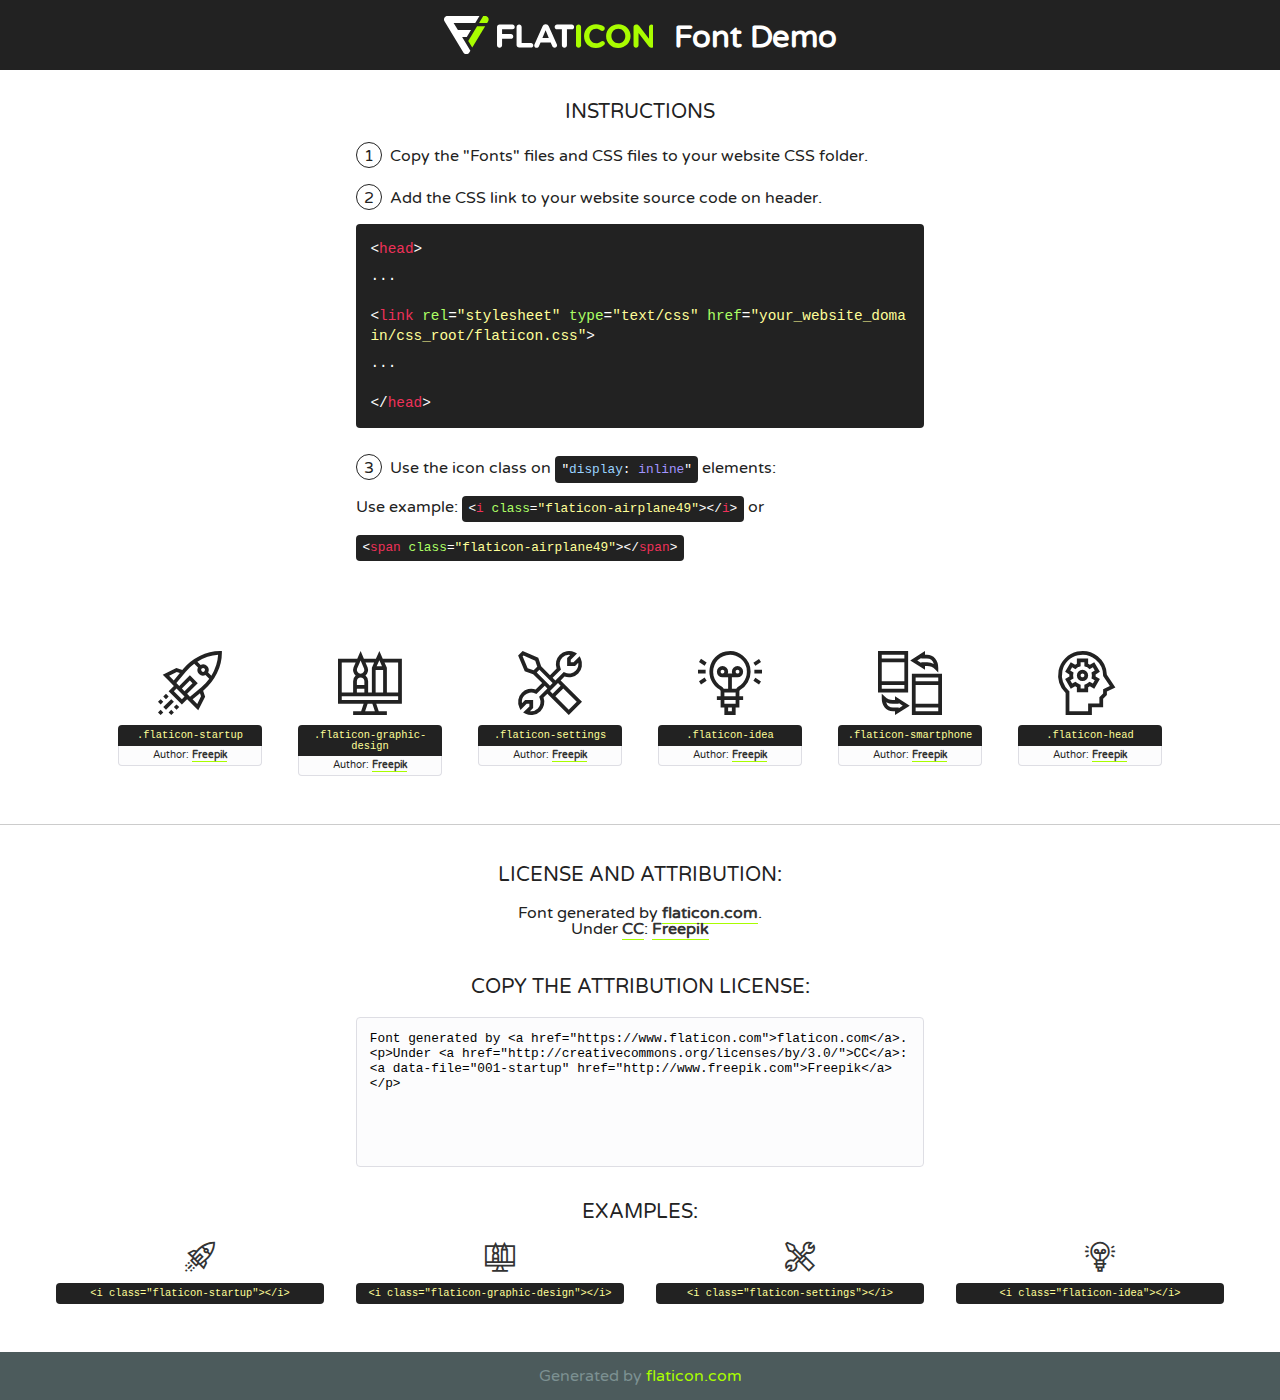
<file: fonts/flaticon/font/flaticon.html>
<!DOCTYPE html>
<!--
  Flaticon icon font: Flaticon
  Creation date: 03/04/2019 06:02
-->
<html>
<!DOCTYPE html>
<html>

<head>
    <title>Flaticon WebFont</title>
    <link href="http://fonts.googleapis.com/css?family=Varela+Round" rel="stylesheet" type="text/css" />
    <link rel="stylesheet" type="text/css" href="flaticon.css">
    <meta charset="UTF-8">
    <style>
    html, body, div, span, applet, object, iframe,
    h1, h2, h3, h4, h5, h6, p, blockquote, pre,
    a, abbr, acronym, address, big, cite, code,
    del, dfn, em, img, ins, kbd, q, s, samp,
    small, strike, strong, sub, sup, tt, var,
    b, u, i, center,
    dl, dt, dd, ol, ul, li,
    fieldset, form, label, legend,
    table, caption, tbody, tfoot, thead, tr, th, td,
    article, aside, canvas, details, embed, 
    figure, figcaption, footer, header, hgroup, 
    menu, nav, output, ruby, section, summary,
    time, mark, audio, video {
        margin: 0;
        padding: 0;
        border: 0;
        font-size: 100%;
        font: inherit;
        vertical-align: baseline;
    }
    /* HTML5 display-role reset for older browsers */
    article, aside, details, figcaption, figure, 
    footer, header, hgroup, menu, nav, section {
        display: block;
    }
    body {
        line-height: 1;
    }
    ol, ul {
        list-style: none;
    }
    blockquote, q {
        quotes: none;
    }
    blockquote:before, blockquote:after,
    q:before, q:after {
        content: '';
        content: none;
    }
    table {
        border-collapse: collapse;
        border-spacing: 0;
    }
    body {
        font-family: 'Varela Round', Helvetica, Arial, sans-serif;
        font-size: 16px;
        color: #222;
    }
    a {
        color: #333;
        border-bottom: 1px solid #a9fd00;
        font-weight: bold;
        text-decoration: none;
    }
    * {
        -moz-box-sizing: border-box;
        -webkit-box-sizing: border-box;
        box-sizing: border-box;
        margin: 0;
        padding: 0;
    }
    [class^="flaticon-"]:before, [class*=" flaticon-"]:before, [class^="flaticon-"]:after, [class*=" flaticon-"]:after {
        font-family: Flaticon;
        font-size: 30px;
        font-style: normal;
        margin-left: 20px;
        color: #333;
    }
    .wrapper {
        max-width: 600px;
        margin: auto;
        padding: 0 1em;
    }
    .title {
        font-size: 1.25em;
        text-align: center;
        margin-bottom: 1em;
        text-transform: uppercase;
    }
    header {
        text-align: center;
        background-color: #222;
        color: #fff;
        padding: 1em;
    }
    header .logo {
        width: 210px;
        height: 38px;
        display: inline-block;
        vertical-align: middle;
        margin-right: 1em;
        border: none;
    }
    header strong {
        font-size: 1.95em;
        font-weight: bold;
        vertical-align: middle;
        margin-top: 5px;
        display: inline-block;
    }
    .demo {
        margin: 2em auto;
        line-height: 1.25em;
    }
    .demo ul li {
        margin-bottom: 1em;
    }
    .demo ul li .num {
        color: #222;
        border-radius: 20px;
        display: inline-block;
        width: 26px;
        padding: 3px;
        height: 26px;
        text-align: center;
        margin-right: 0.5em;
        border: 1px solid #222;
    }
    .demo ul li code {
        background-color: #222;
        border-radius: 4px;
        padding: 0.25em 0.5em;
        display: inline-block;
        color: #fff;
        font-family: Consolas,Monaco,Lucida Console,Liberation Mono,DejaVu Sans Mono,Bitstream Vera Sans Mono,Courier New, monospace;
        font-weight: lighter;
        margin-top: 1em;
        font-size: 0.8em;
        word-break: break-all;
    }
    .demo ul li code.big {
        padding: 1em;
        font-size: 0.9em;
    }
    .demo ul li code .red {
        color: #EF3159;
    }
    .demo ul li code .green {
        color: #ACFF65;
    }
    .demo ul li code .yellow {
        color: #FFFF99;
    }
    .demo ul li code .blue {
        color: #99D3FF;
    }
    .demo ul li code .purple {
        color: #A295FF;
    }
    .demo ul li code .dots {
        margin-top: 0.5em;
        display: block;
    }
    #glyphs {
        border-bottom: 1px solid #ccc;
        padding: 2em 0;
        text-align: center;
    }
    .glyph {
        display: inline-block;
        width: 9em;
        margin: 1em;
        text-align: center;
        vertical-align: top;
        background: #FFF;
    }
    .glyph .glyph-icon {
        padding: 10px;
        display: block;
        font-family:"Flaticon";
        font-size: 64px;
        line-height: 1;
    }
    .glyph .glyph-icon:before {
        font-size: 64px;
        color: #222;
        margin-left: 0;
    }
    .class-name {
        font-size: 0.65em;
        background-color: #222;
        color: #fff;
        border-radius: 4px 4px 0 0;
        padding: 0.5em;
        color: #FFFF99;
        font-family: Consolas,Monaco,Lucida Console,Liberation Mono,DejaVu Sans Mono,Bitstream Vera Sans Mono,Courier New, monospace;
    }
    .author-name {
        font-size: 0.6em;
        background-color: #fcfcfd;
        border: 1px solid #DEDEE4;
        border-top: 0;
        border-radius: 0 0 4px 4px;
        padding: 0.5em;
    }
    .class-name:last-child {
        font-size: 10px;
        color:#888;
    }
    .class-name:last-child a {
        font-size: 10px;
        color:#555;
    }
    .class-name:last-child a:hover {
        color:#a9fd00;
    }
    .glyph > input {
        display: block;
        width: 100px;
        margin: 5px auto;
        text-align: center;
        font-size: 12px;
        cursor: text;
    }
    .glyph > input.icon-input {
        font-family:"Flaticon";
        font-size: 16px;
        margin-bottom: 10px;
    }
    .attribution .title {
        margin-top: 2em;
    }
    .attribution textarea {
        background-color: #fcfcfd;
        padding: 1em;
        border: none;
        box-shadow: none;
        border: 1px solid #DEDEE4;
        border-radius: 4px;
        resize: none;
        width: 100%;
        height: 150px;
        font-size: 0.8em;
        font-family: Consolas,Monaco,Lucida Console,Liberation Mono,DejaVu Sans Mono,Bitstream Vera Sans Mono,Courier New, monospace;
        -webkit-appearance: none;
    }
    .iconsuse {
        margin: 2em auto;
        text-align: center;
        max-width: 1200px;
    }
    .iconsuse:after {
        content: '';
        display: table;
        clear: both;
    }
    .iconsuse .image {
        float: left;
        width: 25%;
        padding: 0 1em;
    }
    .iconsuse .image p {
        margin-bottom: 1em;
    }
    .iconsuse .image span {
        display: block;
        font-size: 0.65em;
        background-color: #222;
        color: #fff;
        border-radius: 4px;
        padding: 0.5em;
        color: #FFFF99;
        margin-top: 1em;
        font-family: Consolas,Monaco,Lucida Console,Liberation Mono,DejaVu Sans Mono,Bitstream Vera Sans Mono,Courier New, monospace;
    }
    #footer {
        text-align: center;
        background-color: #4C5B5C;
        color: #7c9192;
        padding: 1em;
    }
    #footer a {
        border: none;
        color: #a9fd00;
        font-weight: normal;
    }
    @media (max-width: 960px) {
        .iconsuse .image {
            width: 50%;
        }
    }
    @media (max-width: 560px) {
        .iconsuse .image {
            width: 100%;
        }
    }
    </style>
</head>

<body class="characters-off">

    <header>
        <a href="https://www.flaticon.com" target="_blank" class="logo">
            <svg version="1.1" xmlns="http://www.w3.org/2000/svg" xmlns:xlink="http://www.w3.org/1999/xlink" xmlns:a="http://ns.adobe.com/AdobeSVGViewerExtensions/3.0/" viewBox="0 0 560.875 102.036" enable-background="new 0 0 560.875 102.036" xml:space="preserve">
                <defs>
                </defs>
                <g>
                    <g class="letters">
                        <path fill="#ffffff" d="M141.596,29.675c0-3.777,2.985-6.767,6.764-6.767h34.438c3.426,0,6.15,2.728,6.15,6.15
                        c0,3.43-2.724,6.149-6.15,6.149h-27.674v13.091h23.719c3.429,0,6.151,2.724,6.151,6.15c0,3.43-2.723,6.149-6.151,6.149h-23.719
                        v17.574c0,3.773-2.986,6.761-6.764,6.761c-3.779,0-6.764-2.989-6.764-6.761V29.675z"></path>
                        <path fill="#ffffff" d="M193.844,29.149c0-3.781,2.985-6.767,6.764-6.767c3.776,0,6.763,2.985,6.763,6.767v42.957h25.039
                        c3.426,0,6.149,2.726,6.149,6.153c0,3.425-2.723,6.15-6.149,6.15h-31.802c-3.779,0-6.764-2.986-6.764-6.768V29.149z"></path>
                        <path fill="#ffffff" d="M241.891,75.71l21.438-48.407c1.492-3.341,4.215-5.357,7.906-5.357h0.792
                        c3.686,0,6.323,2.017,7.815,5.357l21.439,48.407c0.436,0.967,0.701,1.845,0.701,2.723c0,3.602-2.809,6.501-6.414,6.501
                        c-3.161,0-5.269-1.845-6.499-4.655l-4.132-9.661h-27.059l-4.301,10.102c-1.144,2.631-3.426,4.214-6.237,4.214
                        c-3.517,0-6.24-2.81-6.24-6.325C241.1,77.64,241.451,76.677,241.891,75.71z M279.932,58.666l-8.521-20.297l-8.526,20.297H279.932
                        z"></path>
                        <path fill="#ffffff" d="M314.864,35.387H301.86c-3.429,0-6.239-2.813-6.239-6.238c0-3.429,2.811-6.24,6.239-6.24h39.533
                        c3.426,0,6.237,2.811,6.237,6.24c0,3.425-2.811,6.238-6.237,6.238h-13.001v42.785c0,3.773-2.99,6.761-6.764,6.761
                        c-3.779,0-6.764-2.989-6.764-6.761V35.387z"></path>
                        <path fill="#A9FD00" d="M352.615,29.149c0-3.781,2.985-6.767,6.767-6.767c3.774,0,6.761,2.985,6.761,6.767v49.024
                        c0,3.773-2.987,6.761-6.761,6.761c-3.781,0-6.767-2.989-6.767-6.761V29.149z"></path>
                        <path fill="#A9FD00" d="M374.132,53.836v-0.179c0-17.481,13.178-31.801,32.065-31.801c9.22,0,15.459,2.458,20.557,6.238
                        c1.402,1.054,2.637,2.985,2.637,5.357c0,3.692-2.985,6.59-6.681,6.59c-1.845,0-3.071-0.702-4.044-1.319
                        c-3.776-2.813-7.729-4.393-12.562-4.393c-10.364,0-17.831,8.611-17.831,19.154v0.173c0,10.542,7.291,19.329,17.831,19.329
                        c5.715,0,9.492-1.756,13.359-4.834c1.049-0.874,2.458-1.491,4.039-1.491c3.429,0,6.325,2.813,6.325,6.236
                        c0,2.106-1.056,3.78-2.282,4.834c-5.539,4.834-12.036,7.733-21.878,7.733C387.572,85.464,374.132,71.493,374.132,53.836z"></path>
                        <path fill="#A9FD00" d="M433.009,53.836v-0.179c0-17.481,13.79-31.801,32.766-31.801c18.981,0,32.592,14.143,32.592,31.628v0.173
                        c0,17.483-13.785,31.807-32.769,31.807C446.625,85.464,433.009,71.32,433.009,53.836z M484.224,53.836v-0.179
                        c0-10.539-7.725-19.326-18.626-19.326c-10.893,0-18.449,8.611-18.449,19.154v0.173c0,10.542,7.73,19.329,18.626,19.329
                        C476.676,72.986,484.224,64.378,484.224,53.836z"></path>
                        <path fill="#A9FD00" d="M506.233,29.321c0-3.774,2.99-6.763,6.767-6.763h1.401c3.252,0,5.183,1.583,7.029,3.953l26.093,34.265
                        V29.059c0-3.692,2.99-6.677,6.681-6.677c3.683,0,6.671,2.985,6.671,6.677v48.934c0,3.78-2.987,6.765-6.764,6.765h-0.436
                        c-3.257,0-5.188-1.581-7.034-3.953l-27.056-35.492v32.944c0,3.687-2.985,6.676-6.678,6.676c-3.683,0-6.673-2.989-6.673-6.676
                        V29.321z"></path>
                    </g>
                    <g class="insignia">
                        <path fill="#ffffff" d="M48.372,56.137h12.517l11.156-18.537H37.186L25.688,18.539h57.825L94.668,0H9.271
                        C5.925,0,2.842,1.801,1.198,4.716c-1.644,2.907-1.593,6.482,0.134,9.343l50.38,83.501c1.678,2.781,4.689,4.476,7.938,4.476
                        c3.246,0,6.257-1.695,7.935-4.476l2.898-4.804L48.372,56.137z"></path>
                        <g class="i">
                            <path fill="#A9FD00" d="M93.575,18.539h0.031v0.004l21.652,0.004l2.705-4.488c1.727-2.861,1.778-6.436,0.133-9.343
                            C116.454,1.801,113.371,0,110.026,0h-5.294L93.575,18.539z"></path>
                            <polygon fill="#A9FD00" points="88.291,27.356 64.725,66.486 75.519,84.404 109.942,27.356"></polygon>
                        </g>
                    </g>
                </g>
            </svg>
        </a>
        <strong>Font Demo</strong>
    </header>


    <section class="demo wrapper">

        <p class="title">Instructions</p>

        <ul>
            <li>
                <span class="num">1</span>Copy the "Fonts" files and CSS files to your website CSS folder.
            </li>
            <li>
                <span class="num">2</span>Add the CSS link to your website source code on header.
                <code class="big">
                    &lt;<span class="red">head</span>&gt;
                    <br/><span class="dots">...</span>
                    <br/>&lt;<span class="red">link</span> <span class="green">rel</span>=<span class="yellow">"stylesheet"</span> <span class="green">type</span>=<span class="yellow">"text/css"</span> <span class="green">href</span>=<span class="yellow">"your_website_domain/css_root/flaticon.css"</span>&gt;
                    <br/><span class="dots">...</span>
                    <br/>&lt;/<span class="red">head</span>&gt;
                </code>
            </li>

            <li>
                <p>
                    <span class="num">3</span>Use the icon class on <code>"<span class="blue">display</span>:<span class="purple"> inline</span>"</code> elements:
                    <br />
                    Use example: <code>&lt;<span class="red">i</span> <span class="green">class</span>=<span class="yellow">&quot;flaticon-airplane49&quot;</span>&gt;&lt;/<span class="red">i</span>&gt;</code> or <code>&lt;<span class="red">span</span> <span class="green">class</span>=<span class="yellow">&quot;flaticon-airplane49&quot;</span>&gt;&lt;/<span class="red">span</span>&gt;</code>
            </li>
        </ul>

    </section>




   <section id="glyphs">          
    
      
        <div class="glyph"><div class="glyph-icon flaticon-startup"></div>
            <div class="class-name">.flaticon-startup</div>
            <div class="author-name">Author: <a data-file="001-startup" href="http://www.freepik.com">Freepik</a> </div> 
        </div>        
        
        <div class="glyph"><div class="glyph-icon flaticon-graphic-design"></div>
            <div class="class-name">.flaticon-graphic-design</div>
            <div class="author-name">Author: <a data-file="002-graphic-design" href="http://www.freepik.com">Freepik</a> </div> 
        </div>        
        
        <div class="glyph"><div class="glyph-icon flaticon-settings"></div>
            <div class="class-name">.flaticon-settings</div>
            <div class="author-name">Author: <a data-file="003-settings" href="http://www.freepik.com">Freepik</a> </div> 
        </div>        
        
        <div class="glyph"><div class="glyph-icon flaticon-idea"></div>
            <div class="class-name">.flaticon-idea</div>
            <div class="author-name">Author: <a data-file="004-idea" href="http://www.freepik.com">Freepik</a> </div> 
        </div>        
        
        <div class="glyph"><div class="glyph-icon flaticon-smartphone"></div>
            <div class="class-name">.flaticon-smartphone</div>
            <div class="author-name">Author: <a data-file="005-smartphone" href="http://www.freepik.com">Freepik</a> </div> 
        </div>        
        
        <div class="glyph"><div class="glyph-icon flaticon-head"></div>
            <div class="class-name">.flaticon-head</div>
            <div class="author-name">Author: <a data-file="006-head" href="http://www.freepik.com">Freepik</a> </div> 
        </div>        
        

    </section>



    <section class="attribution wrapper"   style="text-align:center;">

      <div class="title">License and attribution:</div><div class="attrDiv">Font generated by <a href="https://www.flaticon.com">flaticon.com</a>. <div><p>Under <a href="http://creativecommons.org/licenses/by/3.0/">CC</a>: <a data-file="001-startup" href="http://www.freepik.com">Freepik</a></p>  </div>
      </div>
      <div class="title">Copy the Attribution License:</div>

    <textarea onclick="this.focus();this.select();">Font generated by &lt;a href=&quot;https://www.flaticon.com&quot;&gt;flaticon.com&lt;/a&gt;. <p>Under <a href="http://creativecommons.org/licenses/by/3.0/">CC</a>: <a data-file="001-startup" href="http://www.freepik.com">Freepik</a></p>  
     </textarea>

    </section>

    <section class="iconsuse">

          <div class="title">Examples:</div>            
             
            <div class="image">
                <p>
                    <i class="glyph-icon flaticon-startup"></i> 
                    <span>&lt;i class=&quot;flaticon-startup&quot;&gt;&lt;/i&gt;</span>
                </p>
            </div>
            
            <div class="image">
                <p>
                    <i class="glyph-icon flaticon-graphic-design"></i> 
                    <span>&lt;i class=&quot;flaticon-graphic-design&quot;&gt;&lt;/i&gt;</span>
                </p>
            </div>
            
            <div class="image">
                <p>
                    <i class="glyph-icon flaticon-settings"></i> 
                    <span>&lt;i class=&quot;flaticon-settings&quot;&gt;&lt;/i&gt;</span>
                </p>
            </div>
            
            <div class="image">
                <p>
                    <i class="glyph-icon flaticon-idea"></i> 
                    <span>&lt;i class=&quot;flaticon-idea&quot;&gt;&lt;/i&gt;</span>
                </p>
            </div>
                       
        </div>
                            
    </section>

<div id="footer">
    <div>Generated by <a href="https://www.flaticon.com">flaticon.com</a>
    </div>
</div>



</body>
</html>
</file>
<file: fonts/icomoon/style.css>
@font-face {
  font-family: 'icomoon';
  src:  url('fonts/icomoon.eot?10si43');
  src:  url('fonts/icomoon.eot?10si43#iefix') format('embedded-opentype'),
    url('fonts/icomoon.ttf?10si43') format('truetype'),
    url('fonts/icomoon.woff?10si43') format('woff'),
    url('fonts/icomoon.svg?10si43#icomoon') format('svg');
  font-weight: normal;
  font-style: normal;
}

[class^="icon-"], [class*=" icon-"] {
  /* use !important to prevent issues with browser extensions that change fonts */
  font-family: 'icomoon' !important;
  speak: none;
  font-style: normal;
  font-weight: normal;
  font-variant: normal;
  text-transform: none;
  line-height: 1;

  /* Better Font Rendering =========== */
  -webkit-font-smoothing: antialiased;
  -moz-osx-font-smoothing: grayscale;
}

.icon-asterisk:before {
  content: "\f069";
}
.icon-plus:before {
  content: "\f067";
}
.icon-question:before {
  content: "\f128";
}
.icon-minus:before {
  content: "\f068";
}
.icon-glass:before {
  content: "\f000";
}
.icon-music:before {
  content: "\f001";
}
.icon-search:before {
  content: "\f002";
}
.icon-envelope-o:before {
  content: "\f003";
}
.icon-heart:before {
  content: "\f004";
}
.icon-star:before {
  content: "\f005";
}
.icon-star-o:before {
  content: "\f006";
}
.icon-user:before {
  content: "\f007";
}
.icon-film:before {
  content: "\f008";
}
.icon-th-large:before {
  content: "\f009";
}
.icon-th:before {
  content: "\f00a";
}
.icon-th-list:before {
  content: "\f00b";
}
.icon-check:before {
  content: "\f00c";
}
.icon-close:before {
  content: "\f00d";
}
.icon-remove:before {
  content: "\f00d";
}
.icon-times:before {
  content: "\f00d";
}
.icon-search-plus:before {
  content: "\f00e";
}
.icon-search-minus:before {
  content: "\f010";
}
.icon-power-off:before {
  content: "\f011";
}
.icon-signal:before {
  content: "\f012";
}
.icon-cog:before {
  content: "\f013";
}
.icon-gear:before {
  content: "\f013";
}
.icon-trash-o:before {
  content: "\f014";
}
.icon-home:before {
  content: "\f015";
}
.icon-file-o:before {
  content: "\f016";
}
.icon-clock-o:before {
  content: "\f017";
}
.icon-road:before {
  content: "\f018";
}
.icon-download:before {
  content: "\f019";
}
.icon-arrow-circle-o-down:before {
  content: "\f01a";
}
.icon-arrow-circle-o-up:before {
  content: "\f01b";
}
.icon-inbox:before {
  content: "\f01c";
}
.icon-play-circle-o:before {
  content: "\f01d";
}
.icon-repeat:before {
  content: "\f01e";
}
.icon-rotate-right:before {
  content: "\f01e";
}
.icon-refresh:before {
  content: "\f021";
}
.icon-list-alt:before {
  content: "\f022";
}
.icon-lock:before {
  content: "\f023";
}
.icon-flag:before {
  content: "\f024";
}
.icon-headphones:before {
  content: "\f025";
}
.icon-volume-off:before {
  content: "\f026";
}
.icon-volume-down:before {
  content: "\f027";
}
.icon-volume-up:before {
  content: "\f028";
}
.icon-qrcode:before {
  content: "\f029";
}
.icon-barcode:before {
  content: "\f02a";
}
.icon-tag:before {
  content: "\f02b";
}
.icon-tags:before {
  content: "\f02c";
}
.icon-book:before {
  content: "\f02d";
}
.icon-bookmark:before {
  content: "\f02e";
}
.icon-print:before {
  content: "\f02f";
}
.icon-camera:before {
  content: "\f030";
}
.icon-font:before {
  content: "\f031";
}
.icon-bold:before {
  content: "\f032";
}
.icon-italic:before {
  content: "\f033";
}
.icon-text-height:before {
  content: "\f034";
}
.icon-text-width:before {
  content: "\f035";
}
.icon-align-left:before {
  content: "\f036";
}
.icon-align-center:before {
  content: "\f037";
}
.icon-align-right:before {
  content: "\f038";
}
.icon-align-justify:before {
  content: "\f039";
}
.icon-list:before {
  content: "\f03a";
}
.icon-dedent:before {
  content: "\f03b";
}
.icon-outdent:before {
  content: "\f03b";
}
.icon-indent:before {
  content: "\f03c";
}
.icon-video-camera:before {
  content: "\f03d";
}
.icon-image:before {
  content: "\f03e";
}
.icon-photo:before {
  content: "\f03e";
}
.icon-picture-o:before {
  content: "\f03e";
}
.icon-pencil:before {
  content: "\f040";
}
.icon-map-marker:before {
  content: "\f041";
}
.icon-adjust:before {
  content: "\f042";
}
.icon-tint:before {
  content: "\f043";
}
.icon-edit:before {
  content: "\f044";
}
.icon-pencil-square-o:before {
  content: "\f044";
}
.icon-share-square-o:before {
  content: "\f045";
}
.icon-check-square-o:before {
  content: "\f046";
}
.icon-arrows:before {
  content: "\f047";
}
.icon-step-backward:before {
  content: "\f048";
}
.icon-fast-backward:before {
  content: "\f049";
}
.icon-backward:before {
  content: "\f04a";
}
.icon-play:before {
  content: "\f04b";
}
.icon-pause:before {
  content: "\f04c";
}
.icon-stop:before {
  content: "\f04d";
}
.icon-forward:before {
  content: "\f04e";
}
.icon-fast-forward:before {
  content: "\f050";
}
.icon-step-forward:before {
  content: "\f051";
}
.icon-eject:before {
  content: "\f052";
}
.icon-chevron-left:before {
  content: "\f053";
}
.icon-chevron-right:before {
  content: "\f054";
}
.icon-plus-circle:before {
  content: "\f055";
}
.icon-minus-circle:before {
  content: "\f056";
}
.icon-times-circle:before {
  content: "\f057";
}
.icon-check-circle:before {
  content: "\f058";
}
.icon-question-circle:before {
  content: "\f059";
}
.icon-info-circle:before {
  content: "\f05a";
}
.icon-crosshairs:before {
  content: "\f05b";
}
.icon-times-circle-o:before {
  content: "\f05c";
}
.icon-check-circle-o:before {
  content: "\f05d";
}
.icon-ban:before {
  content: "\f05e";
}
.icon-arrow-left:before {
  content: "\f060";
}
.icon-arrow-right:before {
  content: "\f061";
}
.icon-arrow-up:before {
  content: "\f062";
}
.icon-arrow-down:before {
  content: "\f063";
}
.icon-mail-forward:before {
  content: "\f064";
}
.icon-share:before {
  content: "\f064";
}
.icon-expand:before {
  content: "\f065";
}
.icon-compress:before {
  content: "\f066";
}
.icon-exclamation-circle:before {
  content: "\f06a";
}
.icon-gift:before {
  content: "\f06b";
}
.icon-leaf:before {
  content: "\f06c";
}
.icon-fire:before {
  content: "\f06d";
}
.icon-eye:before {
  content: "\f06e";
}
.icon-eye-slash:before {
  content: "\f070";
}
.icon-exclamation-triangle:before {
  content: "\f071";
}
.icon-warning:before {
  content: "\f071";
}
.icon-plane:before {
  content: "\f072";
}
.icon-calendar:before {
  content: "\f073";
}
.icon-random:before {
  content: "\f074";
}
.icon-comment:before {
  content: "\f075";
}
.icon-magnet:before {
  content: "\f076";
}
.icon-chevron-up:before {
  content: "\f077";
}
.icon-chevron-down:before {
  content: "\f078";
}
.icon-retweet:before {
  content: "\f079";
}
.icon-shopping-cart:before {
  content: "\f07a";
}
.icon-folder:before {
  content: "\f07b";
}
.icon-folder-open:before {
  content: "\f07c";
}
.icon-arrows-v:before {
  content: "\f07d";
}
.icon-arrows-h:before {
  content: "\f07e";
}
.icon-bar-chart:before {
  content: "\f080";
}
.icon-bar-chart-o:before {
  content: "\f080";
}
.icon-twitter-square:before {
  content: "\f081";
}
.icon-facebook-square:before {
  content: "\f082";
}
.icon-camera-retro:before {
  content: "\f083";
}
.icon-key:before {
  content: "\f084";
}
.icon-cogs:before {
  content: "\f085";
}
.icon-gears:before {
  content: "\f085";
}
.icon-comments:before {
  content: "\f086";
}
.icon-thumbs-o-up:before {
  content: "\f087";
}
.icon-thumbs-o-down:before {
  content: "\f088";
}
.icon-star-half:before {
  content: "\f089";
}
.icon-heart-o:before {
  content: "\f08a";
}
.icon-sign-out:before {
  content: "\f08b";
}
.icon-linkedin-square:before {
  content: "\f08c";
}
.icon-thumb-tack:before {
  content: "\f08d";
}
.icon-external-link:before {
  content: "\f08e";
}
.icon-sign-in:before {
  content: "\f090";
}
.icon-trophy:before {
  content: "\f091";
}
.icon-github-square:before {
  content: "\f092";
}
.icon-upload:before {
  content: "\f093";
}
.icon-lemon-o:before {
  content: "\f094";
}
.icon-phone:before {
  content: "\f095";
}
.icon-square-o:before {
  content: "\f096";
}
.icon-bookmark-o:before {
  content: "\f097";
}
.icon-phone-square:before {
  content: "\f098";
}
.icon-twitter:before {
  content: "\f099";
}
.icon-facebook:before {
  content: "\f09a";
}
.icon-facebook-f:before {
  content: "\f09a";
}
.icon-github:before {
  content: "\f09b";
}
.icon-unlock:before {
  content: "\f09c";
}
.icon-credit-card:before {
  content: "\f09d";
}
.icon-feed:before {
  content: "\f09e";
}
.icon-rss:before {
  content: "\f09e";
}
.icon-hdd-o:before {
  content: "\f0a0";
}
.icon-bullhorn:before {
  content: "\f0a1";
}
.icon-bell-o:before {
  content: "\f0a2";
}
.icon-certificate:before {
  content: "\f0a3";
}
.icon-hand-o-right:before {
  content: "\f0a4";
}
.icon-hand-o-left:before {
  content: "\f0a5";
}
.icon-hand-o-up:before {
  content: "\f0a6";
}
.icon-hand-o-down:before {
  content: "\f0a7";
}
.icon-arrow-circle-left:before {
  content: "\f0a8";
}
.icon-arrow-circle-right:before {
  content: "\f0a9";
}
.icon-arrow-circle-up:before {
  content: "\f0aa";
}
.icon-arrow-circle-down:before {
  content: "\f0ab";
}
.icon-globe:before {
  content: "\f0ac";
}
.icon-wrench:before {
  content: "\f0ad";
}
.icon-tasks:before {
  content: "\f0ae";
}
.icon-filter:before {
  content: "\f0b0";
}
.icon-briefcase:before {
  content: "\f0b1";
}
.icon-arrows-alt:before {
  content: "\f0b2";
}
.icon-group:before {
  content: "\f0c0";
}
.icon-users:before {
  content: "\f0c0";
}
.icon-chain:before {
  content: "\f0c1";
}
.icon-link:before {
  content: "\f0c1";
}
.icon-cloud:before {
  content: "\f0c2";
}
.icon-flask:before {
  content: "\f0c3";
}
.icon-cut:before {
  content: "\f0c4";
}
.icon-scissors:before {
  content: "\f0c4";
}
.icon-copy:before {
  content: "\f0c5";
}
.icon-files-o:before {
  content: "\f0c5";
}
.icon-paperclip:before {
  content: "\f0c6";
}
.icon-floppy-o:before {
  content: "\f0c7";
}
.icon-save:before {
  content: "\f0c7";
}
.icon-square:before {
  content: "\f0c8";
}
.icon-bars:before {
  content: "\f0c9";
}
.icon-navicon:before {
  content: "\f0c9";
}
.icon-reorder:before {
  content: "\f0c9";
}
.icon-list-ul:before {
  content: "\f0ca";
}
.icon-list-ol:before {
  content: "\f0cb";
}
.icon-strikethrough:before {
  content: "\f0cc";
}
.icon-underline:before {
  content: "\f0cd";
}
.icon-table:before {
  content: "\f0ce";
}
.icon-magic:before {
  content: "\f0d0";
}
.icon-truck:before {
  content: "\f0d1";
}
.icon-pinterest:before {
  content: "\f0d2";
}
.icon-pinterest-square:before {
  content: "\f0d3";
}
.icon-google-plus-square:before {
  content: "\f0d4";
}
.icon-google-plus:before {
  content: "\f0d5";
}
.icon-money:before {
  content: "\f0d6";
}
.icon-caret-down:before {
  content: "\f0d7";
}
.icon-caret-up:before {
  content: "\f0d8";
}
.icon-caret-left:before {
  content: "\f0d9";
}
.icon-caret-right:before {
  content: "\f0da";
}
.icon-columns:before {
  content: "\f0db";
}
.icon-sort:before {
  content: "\f0dc";
}
.icon-unsorted:before {
  content: "\f0dc";
}
.icon-sort-desc:before {
  content: "\f0dd";
}
.icon-sort-down:before {
  content: "\f0dd";
}
.icon-sort-asc:before {
  content: "\f0de";
}
.icon-sort-up:before {
  content: "\f0de";
}
.icon-envelope:before {
  content: "\f0e0";
}
.icon-linkedin:before {
  content: "\f0e1";
}
.icon-rotate-left:before {
  content: "\f0e2";
}
.icon-undo:before {
  content: "\f0e2";
}
.icon-gavel:before {
  content: "\f0e3";
}
.icon-legal:before {
  content: "\f0e3";
}
.icon-dashboard:before {
  content: "\f0e4";
}
.icon-tachometer:before {
  content: "\f0e4";
}
.icon-comment-o:before {
  content: "\f0e5";
}
.icon-comments-o:before {
  content: "\f0e6";
}
.icon-bolt:before {
  content: "\f0e7";
}
.icon-flash:before {
  content: "\f0e7";
}
.icon-sitemap:before {
  content: "\f0e8";
}
.icon-umbrella:before {
  content: "\f0e9";
}
.icon-clipboard:before {
  content: "\f0ea";
}
.icon-paste:before {
  content: "\f0ea";
}
.icon-lightbulb-o:before {
  content: "\f0eb";
}
.icon-exchange:before {
  content: "\f0ec";
}
.icon-cloud-download:before {
  content: "\f0ed";
}
.icon-cloud-upload:before {
  content: "\f0ee";
}
.icon-user-md:before {
  content: "\f0f0";
}
.icon-stethoscope:before {
  content: "\f0f1";
}
.icon-suitcase:before {
  content: "\f0f2";
}
.icon-bell:before {
  content: "\f0f3";
}
.icon-coffee:before {
  content: "\f0f4";
}
.icon-cutlery:before {
  content: "\f0f5";
}
.icon-file-text-o:before {
  content: "\f0f6";
}
.icon-building-o:before {
  content: "\f0f7";
}
.icon-hospital-o:before {
  content: "\f0f8";
}
.icon-ambulance:before {
  content: "\f0f9";
}
.icon-medkit:before {
  content: "\f0fa";
}
.icon-fighter-jet:before {
  content: "\f0fb";
}
.icon-beer:before {
  content: "\f0fc";
}
.icon-h-square:before {
  content: "\f0fd";
}
.icon-plus-square:before {
  content: "\f0fe";
}
.icon-angle-double-left:before {
  content: "\f100";
}
.icon-angle-double-right:before {
  content: "\f101";
}
.icon-angle-double-up:before {
  content: "\f102";
}
.icon-angle-double-down:before {
  content: "\f103";
}
.icon-angle-left:before {
  content: "\f104";
}
.icon-angle-right:before {
  content: "\f105";
}
.icon-angle-up:before {
  content: "\f106";
}
.icon-angle-down:before {
  content: "\f107";
}
.icon-desktop:before {
  content: "\f108";
}
.icon-laptop:before {
  content: "\f109";
}
.icon-tablet:before {
  content: "\f10a";
}
.icon-mobile:before {
  content: "\f10b";
}
.icon-mobile-phone:before {
  content: "\f10b";
}
.icon-circle-o:before {
  content: "\f10c";
}
.icon-quote-left:before {
  content: "\f10d";
}
.icon-quote-right:before {
  content: "\f10e";
}
.icon-spinner:before {
  content: "\f110";
}
.icon-circle:before {
  content: "\f111";
}
.icon-mail-reply:before {
  content: "\f112";
}
.icon-reply:before {
  content: "\f112";
}
.icon-github-alt:before {
  content: "\f113";
}
.icon-folder-o:before {
  content: "\f114";
}
.icon-folder-open-o:before {
  content: "\f115";
}
.icon-smile-o:before {
  content: "\f118";
}
.icon-frown-o:before {
  content: "\f119";
}
.icon-meh-o:before {
  content: "\f11a";
}
.icon-gamepad:before {
  content: "\f11b";
}
.icon-keyboard-o:before {
  content: "\f11c";
}
.icon-flag-o:before {
  content: "\f11d";
}
.icon-flag-checkered:before {
  content: "\f11e";
}
.icon-terminal:before {
  content: "\f120";
}
.icon-code:before {
  content: "\f121";
}
.icon-mail-reply-all:before {
  content: "\f122";
}
.icon-reply-all:before {
  content: "\f122";
}
.icon-star-half-empty:before {
  content: "\f123";
}
.icon-star-half-full:before {
  content: "\f123";
}
.icon-star-half-o:before {
  content: "\f123";
}
.icon-location-arrow:before {
  content: "\f124";
}
.icon-crop:before {
  content: "\f125";
}
.icon-code-fork:before {
  content: "\f126";
}
.icon-chain-broken:before {
  content: "\f127";
}
.icon-unlink:before {
  content: "\f127";
}
.icon-info:before {
  content: "\f129";
}
.icon-exclamation:before {
  content: "\f12a";
}
.icon-superscript:before {
  content: "\f12b";
}
.icon-subscript:before {
  content: "\f12c";
}
.icon-eraser:before {
  content: "\f12d";
}
.icon-puzzle-piece:before {
  content: "\f12e";
}
.icon-microphone:before {
  content: "\f130";
}
.icon-microphone-slash:before {
  content: "\f131";
}
.icon-shield:before {
  content: "\f132";
}
.icon-calendar-o:before {
  content: "\f133";
}
.icon-fire-extinguisher:before {
  content: "\f134";
}
.icon-rocket:before {
  content: "\f135";
}
.icon-maxcdn:before {
  content: "\f136";
}
.icon-chevron-circle-left:before {
  content: "\f137";
}
.icon-chevron-circle-right:before {
  content: "\f138";
}
.icon-chevron-circle-up:before {
  content: "\f139";
}
.icon-chevron-circle-down:before {
  content: "\f13a";
}
.icon-html5:before {
  content: "\f13b";
}
.icon-css3:before {
  content: "\f13c";
}
.icon-anchor:before {
  content: "\f13d";
}
.icon-unlock-alt:before {
  content: "\f13e";
}
.icon-bullseye:before {
  content: "\f140";
}
.icon-ellipsis-h:before {
  content: "\f141";
}
.icon-ellipsis-v:before {
  content: "\f142";
}
.icon-rss-square:before {
  content: "\f143";
}
.icon-play-circle:before {
  content: "\f144";
}
.icon-ticket:before {
  content: "\f145";
}
.icon-minus-square:before {
  content: "\f146";
}
.icon-minus-square-o:before {
  content: "\f147";
}
.icon-level-up:before {
  content: "\f148";
}
.icon-level-down:before {
  content: "\f149";
}
.icon-check-square:before {
  content: "\f14a";
}
.icon-pencil-square:before {
  content: "\f14b";
}
.icon-external-link-square:before {
  content: "\f14c";
}
.icon-share-square:before {
  content: "\f14d";
}
.icon-compass:before {
  content: "\f14e";
}
.icon-caret-square-o-down:before {
  content: "\f150";
}
.icon-toggle-down:before {
  content: "\f150";
}
.icon-caret-square-o-up:before {
  content: "\f151";
}
.icon-toggle-up:before {
  content: "\f151";
}
.icon-caret-square-o-right:before {
  content: "\f152";
}
.icon-toggle-right:before {
  content: "\f152";
}
.icon-eur:before {
  content: "\f153";
}
.icon-euro:before {
  content: "\f153";
}
.icon-gbp:before {
  content: "\f154";
}
.icon-dollar:before {
  content: "\f155";
}
.icon-usd:before {
  content: "\f155";
}
.icon-inr:before {
  content: "\f156";
}
.icon-rupee:before {
  content: "\f156";
}
.icon-cny:before {
  content: "\f157";
}
.icon-jpy:before {
  content: "\f157";
}
.icon-rmb:before {
  content: "\f157";
}
.icon-yen:before {
  content: "\f157";
}
.icon-rouble:before {
  content: "\f158";
}
.icon-rub:before {
  content: "\f158";
}
.icon-ruble:before {
  content: "\f158";
}
.icon-krw:before {
  content: "\f159";
}
.icon-won:before {
  content: "\f159";
}
.icon-bitcoin:before {
  content: "\f15a";
}
.icon-btc:before {
  content: "\f15a";
}
.icon-file:before {
  content: "\f15b";
}
.icon-file-text:before {
  content: "\f15c";
}
.icon-sort-alpha-asc:before {
  content: "\f15d";
}
.icon-sort-alpha-desc:before {
  content: "\f15e";
}
.icon-sort-amount-asc:before {
  content: "\f160";
}
.icon-sort-amount-desc:before {
  content: "\f161";
}
.icon-sort-numeric-asc:before {
  content: "\f162";
}
.icon-sort-numeric-desc:before {
  content: "\f163";
}
.icon-thumbs-up:before {
  content: "\f164";
}
.icon-thumbs-down:before {
  content: "\f165";
}
.icon-youtube-square:before {
  content: "\f166";
}
.icon-youtube:before {
  content: "\f167";
}
.icon-xing:before {
  content: "\f168";
}
.icon-xing-square:before {
  content: "\f169";
}
.icon-youtube-play:before {
  content: "\f16a";
}
.icon-dropbox:before {
  content: "\f16b";
}
.icon-stack-overflow:before {
  content: "\f16c";
}
.icon-instagram:before {
  content: "\f16d";
}
.icon-flickr:before {
  content: "\f16e";
}
.icon-adn:before {
  content: "\f170";
}
.icon-bitbucket:before {
  content: "\f171";
}
.icon-bitbucket-square:before {
  content: "\f172";
}
.icon-tumblr:before {
  content: "\f173";
}
.icon-tumblr-square:before {
  content: "\f174";
}
.icon-long-arrow-down:before {
  content: "\f175";
}
.icon-long-arrow-up:before {
  content: "\f176";
}
.icon-long-arrow-left:before {
  content: "\f177";
}
.icon-long-arrow-right:before {
  content: "\f178";
}
.icon-apple:before {
  content: "\f179";
}
.icon-windows:before {
  content: "\f17a";
}
.icon-android:before {
  content: "\f17b";
}
.icon-linux:before {
  content: "\f17c";
}
.icon-dribbble:before {
  content: "\f17d";
}
.icon-skype:before {
  content: "\f17e";
}
.icon-foursquare:before {
  content: "\f180";
}
.icon-trello:before {
  content: "\f181";
}
.icon-female:before {
  content: "\f182";
}
.icon-male:before {
  content: "\f183";
}
.icon-gittip:before {
  content: "\f184";
}
.icon-gratipay:before {
  content: "\f184";
}
.icon-sun-o:before {
  content: "\f185";
}
.icon-moon-o:before {
  content: "\f186";
}
.icon-archive:before {
  content: "\f187";
}
.icon-bug:before {
  content: "\f188";
}
.icon-vk:before {
  content: "\f189";
}
.icon-weibo:before {
  content: "\f18a";
}
.icon-renren:before {
  content: "\f18b";
}
.icon-pagelines:before {
  content: "\f18c";
}
.icon-stack-exchange:before {
  content: "\f18d";
}
.icon-arrow-circle-o-right:before {
  content: "\f18e";
}
.icon-arrow-circle-o-left:before {
  content: "\f190";
}
.icon-caret-square-o-left:before {
  content: "\f191";
}
.icon-toggle-left:before {
  content: "\f191";
}
.icon-dot-circle-o:before {
  content: "\f192";
}
.icon-wheelchair:before {
  content: "\f193";
}
.icon-vimeo-square:before {
  content: "\f194";
}
.icon-try:before {
  content: "\f195";
}
.icon-turkish-lira:before {
  content: "\f195";
}
.icon-plus-square-o:before {
  content: "\f196";
}
.icon-space-shuttle:before {
  content: "\f197";
}
.icon-slack:before {
  content: "\f198";
}
.icon-envelope-square:before {
  content: "\f199";
}
.icon-wordpress:before {
  content: "\f19a";
}
.icon-openid:before {
  content: "\f19b";
}
.icon-bank:before {
  content: "\f19c";
}
.icon-institution:before {
  content: "\f19c";
}
.icon-university:before {
  content: "\f19c";
}
.icon-graduation-cap:before {
  content: "\f19d";
}
.icon-mortar-board:before {
  content: "\f19d";
}
.icon-yahoo:before {
  content: "\f19e";
}
.icon-google:before {
  content: "\f1a0";
}
.icon-reddit:before {
  content: "\f1a1";
}
.icon-reddit-square:before {
  content: "\f1a2";
}
.icon-stumbleupon-circle:before {
  content: "\f1a3";
}
.icon-stumbleupon:before {
  content: "\f1a4";
}
.icon-delicious:before {
  content: "\f1a5";
}
.icon-digg:before {
  content: "\f1a6";
}
.icon-pied-piper-pp:before {
  content: "\f1a7";
}
.icon-pied-piper-alt:before {
  content: "\f1a8";
}
.icon-drupal:before {
  content: "\f1a9";
}
.icon-joomla:before {
  content: "\f1aa";
}
.icon-language:before {
  content: "\f1ab";
}
.icon-fax:before {
  content: "\f1ac";
}
.icon-building:before {
  content: "\f1ad";
}
.icon-child:before {
  content: "\f1ae";
}
.icon-paw:before {
  content: "\f1b0";
}
.icon-spoon:before {
  content: "\f1b1";
}
.icon-cube:before {
  content: "\f1b2";
}
.icon-cubes:before {
  content: "\f1b3";
}
.icon-behance:before {
  content: "\f1b4";
}
.icon-behance-square:before {
  content: "\f1b5";
}
.icon-steam:before {
  content: "\f1b6";
}
.icon-steam-square:before {
  content: "\f1b7";
}
.icon-recycle:before {
  content: "\f1b8";
}
.icon-automobile:before {
  content: "\f1b9";
}
.icon-car:before {
  content: "\f1b9";
}
.icon-cab:before {
  content: "\f1ba";
}
.icon-taxi:before {
  content: "\f1ba";
}
.icon-tree:before {
  content: "\f1bb";
}
.icon-spotify:before {
  content: "\f1bc";
}
.icon-deviantart:before {
  content: "\f1bd";
}
.icon-soundcloud:before {
  content: "\f1be";
}
.icon-database:before {
  content: "\f1c0";
}
.icon-file-pdf-o:before {
  content: "\f1c1";
}
.icon-file-word-o:before {
  content: "\f1c2";
}
.icon-file-excel-o:before {
  content: "\f1c3";
}
.icon-file-powerpoint-o:before {
  content: "\f1c4";
}
.icon-file-image-o:before {
  content: "\f1c5";
}
.icon-file-photo-o:before {
  content: "\f1c5";
}
.icon-file-picture-o:before {
  content: "\f1c5";
}
.icon-file-archive-o:before {
  content: "\f1c6";
}
.icon-file-zip-o:before {
  content: "\f1c6";
}
.icon-file-audio-o:before {
  content: "\f1c7";
}
.icon-file-sound-o:before {
  content: "\f1c7";
}
.icon-file-movie-o:before {
  content: "\f1c8";
}
.icon-file-video-o:before {
  content: "\f1c8";
}
.icon-file-code-o:before {
  content: "\f1c9";
}
.icon-vine:before {
  content: "\f1ca";
}
.icon-codepen:before {
  content: "\f1cb";
}
.icon-jsfiddle:before {
  content: "\f1cc";
}
.icon-life-bouy:before {
  content: "\f1cd";
}
.icon-life-buoy:before {
  content: "\f1cd";
}
.icon-life-ring:before {
  content: "\f1cd";
}
.icon-life-saver:before {
  content: "\f1cd";
}
.icon-support:before {
  content: "\f1cd";
}
.icon-circle-o-notch:before {
  content: "\f1ce";
}
.icon-ra:before {
  content: "\f1d0";
}
.icon-rebel:before {
  content: "\f1d0";
}
.icon-resistance:before {
  content: "\f1d0";
}
.icon-empire:before {
  content: "\f1d1";
}
.icon-ge:before {
  content: "\f1d1";
}
.icon-git-square:before {
  content: "\f1d2";
}
.icon-git:before {
  content: "\f1d3";
}
.icon-hacker-news:before {
  content: "\f1d4";
}
.icon-y-combinator-square:before {
  content: "\f1d4";
}
.icon-yc-square:before {
  content: "\f1d4";
}
.icon-tencent-weibo:before {
  content: "\f1d5";
}
.icon-qq:before {
  content: "\f1d6";
}
.icon-wechat:before {
  content: "\f1d7";
}
.icon-weixin:before {
  content: "\f1d7";
}
.icon-paper-plane:before {
  content: "\f1d8";
}
.icon-send:before {
  content: "\f1d8";
}
.icon-paper-plane-o:before {
  content: "\f1d9";
}
.icon-send-o:before {
  content: "\f1d9";
}
.icon-history:before {
  content: "\f1da";
}
.icon-circle-thin:before {
  content: "\f1db";
}
.icon-header:before {
  content: "\f1dc";
}
.icon-paragraph:before {
  content: "\f1dd";
}
.icon-sliders:before {
  content: "\f1de";
}
.icon-share-alt:before {
  content: "\f1e0";
}
.icon-share-alt-square:before {
  content: "\f1e1";
}
.icon-bomb:before {
  content: "\f1e2";
}
.icon-futbol-o:before {
  content: "\f1e3";
}
.icon-soccer-ball-o:before {
  content: "\f1e3";
}
.icon-tty:before {
  content: "\f1e4";
}
.icon-binoculars:before {
  content: "\f1e5";
}
.icon-plug:before {
  content: "\f1e6";
}
.icon-slideshare:before {
  content: "\f1e7";
}
.icon-twitch:before {
  content: "\f1e8";
}
.icon-yelp:before {
  content: "\f1e9";
}
.icon-newspaper-o:before {
  content: "\f1ea";
}
.icon-wifi:before {
  content: "\f1eb";
}
.icon-calculator:before {
  content: "\f1ec";
}
.icon-paypal:before {
  content: "\f1ed";
}
.icon-google-wallet:before {
  content: "\f1ee";
}
.icon-cc-visa:before {
  content: "\f1f0";
}
.icon-cc-mastercard:before {
  content: "\f1f1";
}
.icon-cc-discover:before {
  content: "\f1f2";
}
.icon-cc-amex:before {
  content: "\f1f3";
}
.icon-cc-paypal:before {
  content: "\f1f4";
}
.icon-cc-stripe:before {
  content: "\f1f5";
}
.icon-bell-slash:before {
  content: "\f1f6";
}
.icon-bell-slash-o:before {
  content: "\f1f7";
}
.icon-trash:before {
  content: "\f1f8";
}
.icon-copyright:before {
  content: "\f1f9";
}
.icon-at:before {
  content: "\f1fa";
}
.icon-eyedropper:before {
  content: "\f1fb";
}
.icon-paint-brush:before {
  content: "\f1fc";
}
.icon-birthday-cake:before {
  content: "\f1fd";
}
.icon-area-chart:before {
  content: "\f1fe";
}
.icon-pie-chart:before {
  content: "\f200";
}
.icon-line-chart:before {
  content: "\f201";
}
.icon-lastfm:before {
  content: "\f202";
}
.icon-lastfm-square:before {
  content: "\f203";
}
.icon-toggle-off:before {
  content: "\f204";
}
.icon-toggle-on:before {
  content: "\f205";
}
.icon-bicycle:before {
  content: "\f206";
}
.icon-bus:before {
  content: "\f207";
}
.icon-ioxhost:before {
  content: "\f208";
}
.icon-angellist:before {
  content: "\f209";
}
.icon-cc:before {
  content: "\f20a";
}
.icon-ils:before {
  content: "\f20b";
}
.icon-shekel:before {
  content: "\f20b";
}
.icon-sheqel:before {
  content: "\f20b";
}
.icon-meanpath:before {
  content: "\f20c";
}
.icon-buysellads:before {
  content: "\f20d";
}
.icon-connectdevelop:before {
  content: "\f20e";
}
.icon-dashcube:before {
  content: "\f210";
}
.icon-forumbee:before {
  content: "\f211";
}
.icon-leanpub:before {
  content: "\f212";
}
.icon-sellsy:before {
  content: "\f213";
}
.icon-shirtsinbulk:before {
  content: "\f214";
}
.icon-simplybuilt:before {
  content: "\f215";
}
.icon-skyatlas:before {
  content: "\f216";
}
.icon-cart-plus:before {
  content: "\f217";
}
.icon-cart-arrow-down:before {
  content: "\f218";
}
.icon-diamond:before {
  content: "\f219";
}
.icon-ship:before {
  content: "\f21a";
}
.icon-user-secret:before {
  content: "\f21b";
}
.icon-motorcycle:before {
  content: "\f21c";
}
.icon-street-view:before {
  content: "\f21d";
}
.icon-heartbeat:before {
  content: "\f21e";
}
.icon-venus:before {
  content: "\f221";
}
.icon-mars:before {
  content: "\f222";
}
.icon-mercury:before {
  content: "\f223";
}
.icon-intersex:before {
  content: "\f224";
}
.icon-transgender:before {
  content: "\f224";
}
.icon-transgender-alt:before {
  content: "\f225";
}
.icon-venus-double:before {
  content: "\f226";
}
.icon-mars-double:before {
  content: "\f227";
}
.icon-venus-mars:before {
  content: "\f228";
}
.icon-mars-stroke:before {
  content: "\f229";
}
.icon-mars-stroke-v:before {
  content: "\f22a";
}
.icon-mars-stroke-h:before {
  content: "\f22b";
}
.icon-neuter:before {
  content: "\f22c";
}
.icon-genderless:before {
  content: "\f22d";
}
.icon-facebook-official:before {
  content: "\f230";
}
.icon-pinterest-p:before {
  content: "\f231";
}
.icon-whatsapp:before {
  content: "\f232";
}
.icon-server:before {
  content: "\f233";
}
.icon-user-plus:before {
  content: "\f234";
}
.icon-user-times:before {
  content: "\f235";
}
.icon-bed:before {
  content: "\f236";
}
.icon-hotel:before {
  content: "\f236";
}
.icon-viacoin:before {
  content: "\f237";
}
.icon-train:before {
  content: "\f238";
}
.icon-subway:before {
  content: "\f239";
}
.icon-medium:before {
  content: "\f23a";
}
.icon-y-combinator:before {
  content: "\f23b";
}
.icon-yc:before {
  content: "\f23b";
}
.icon-optin-monster:before {
  content: "\f23c";
}
.icon-opencart:before {
  content: "\f23d";
}
.icon-expeditedssl:before {
  content: "\f23e";
}
.icon-battery:before {
  content: "\f240";
}
.icon-battery-4:before {
  content: "\f240";
}
.icon-battery-full:before {
  content: "\f240";
}
.icon-battery-3:before {
  content: "\f241";
}
.icon-battery-three-quarters:before {
  content: "\f241";
}
.icon-battery-2:before {
  content: "\f242";
}
.icon-battery-half:before {
  content: "\f242";
}
.icon-battery-1:before {
  content: "\f243";
}
.icon-battery-quarter:before {
  content: "\f243";
}
.icon-battery-0:before {
  content: "\f244";
}
.icon-battery-empty:before {
  content: "\f244";
}
.icon-mouse-pointer:before {
  content: "\f245";
}
.icon-i-cursor:before {
  content: "\f246";
}
.icon-object-group:before {
  content: "\f247";
}
.icon-object-ungroup:before {
  content: "\f248";
}
.icon-sticky-note:before {
  content: "\f249";
}
.icon-sticky-note-o:before {
  content: "\f24a";
}
.icon-cc-jcb:before {
  content: "\f24b";
}
.icon-cc-diners-club:before {
  content: "\f24c";
}
.icon-clone:before {
  content: "\f24d";
}
.icon-balance-scale:before {
  content: "\f24e";
}
.icon-hourglass-o:before {
  content: "\f250";
}
.icon-hourglass-1:before {
  content: "\f251";
}
.icon-hourglass-start:before {
  content: "\f251";
}
.icon-hourglass-2:before {
  content: "\f252";
}
.icon-hourglass-half:before {
  content: "\f252";
}
.icon-hourglass-3:before {
  content: "\f253";
}
.icon-hourglass-end:before {
  content: "\f253";
}
.icon-hourglass:before {
  content: "\f254";
}
.icon-hand-grab-o:before {
  content: "\f255";
}
.icon-hand-rock-o:before {
  content: "\f255";
}
.icon-hand-paper-o:before {
  content: "\f256";
}
.icon-hand-stop-o:before {
  content: "\f256";
}
.icon-hand-scissors-o:before {
  content: "\f257";
}
.icon-hand-lizard-o:before {
  content: "\f258";
}
.icon-hand-spock-o:before {
  content: "\f259";
}
.icon-hand-pointer-o:before {
  content: "\f25a";
}
.icon-hand-peace-o:before {
  content: "\f25b";
}
.icon-trademark:before {
  content: "\f25c";
}
.icon-registered:before {
  content: "\f25d";
}
.icon-creative-commons:before {
  content: "\f25e";
}
.icon-gg:before {
  content: "\f260";
}
.icon-gg-circle:before {
  content: "\f261";
}
.icon-tripadvisor:before {
  content: "\f262";
}
.icon-odnoklassniki:before {
  content: "\f263";
}
.icon-odnoklassniki-square:before {
  content: "\f264";
}
.icon-get-pocket:before {
  content: "\f265";
}
.icon-wikipedia-w:before {
  content: "\f266";
}
.icon-safari:before {
  content: "\f267";
}
.icon-chrome:before {
  content: "\f268";
}
.icon-firefox:before {
  content: "\f269";
}
.icon-opera:before {
  content: "\f26a";
}
.icon-internet-explorer:before {
  content: "\f26b";
}
.icon-television:before {
  content: "\f26c";
}
.icon-tv:before {
  content: "\f26c";
}
.icon-contao:before {
  content: "\f26d";
}
.icon-500px:before {
  content: "\f26e";
}
.icon-amazon:before {
  content: "\f270";
}
.icon-calendar-plus-o:before {
  content: "\f271";
}
.icon-calendar-minus-o:before {
  content: "\f272";
}
.icon-calendar-times-o:before {
  content: "\f273";
}
.icon-calendar-check-o:before {
  content: "\f274";
}
.icon-industry:before {
  content: "\f275";
}
.icon-map-pin:before {
  content: "\f276";
}
.icon-map-signs:before {
  content: "\f277";
}
.icon-map-o:before {
  content: "\f278";
}
.icon-map:before {
  content: "\f279";
}
.icon-commenting:before {
  content: "\f27a";
}
.icon-commenting-o:before {
  content: "\f27b";
}
.icon-houzz:before {
  content: "\f27c";
}
.icon-vimeo:before {
  content: "\f27d";
}
.icon-black-tie:before {
  content: "\f27e";
}
.icon-fonticons:before {
  content: "\f280";
}
.icon-reddit-alien:before {
  content: "\f281";
}
.icon-edge:before {
  content: "\f282";
}
.icon-credit-card-alt:before {
  content: "\f283";
}
.icon-codiepie:before {
  content: "\f284";
}
.icon-modx:before {
  content: "\f285";
}
.icon-fort-awesome:before {
  content: "\f286";
}
.icon-usb:before {
  content: "\f287";
}
.icon-product-hunt:before {
  content: "\f288";
}
.icon-mixcloud:before {
  content: "\f289";
}
.icon-scribd:before {
  content: "\f28a";
}
.icon-pause-circle:before {
  content: "\f28b";
}
.icon-pause-circle-o:before {
  content: "\f28c";
}
.icon-stop-circle:before {
  content: "\f28d";
}
.icon-stop-circle-o:before {
  content: "\f28e";
}
.icon-shopping-bag:before {
  content: "\f290";
}
.icon-shopping-basket:before {
  content: "\f291";
}
.icon-hashtag:before {
  content: "\f292";
}
.icon-bluetooth:before {
  content: "\f293";
}
.icon-bluetooth-b:before {
  content: "\f294";
}
.icon-percent:before {
  content: "\f295";
}
.icon-gitlab:before {
  content: "\f296";
}
.icon-wpbeginner:before {
  content: "\f297";
}
.icon-wpforms:before {
  content: "\f298";
}
.icon-envira:before {
  content: "\f299";
}
.icon-universal-access:before {
  content: "\f29a";
}
.icon-wheelchair-alt:before {
  content: "\f29b";
}
.icon-question-circle-o:before {
  content: "\f29c";
}
.icon-blind:before {
  content: "\f29d";
}
.icon-audio-description:before {
  content: "\f29e";
}
.icon-volume-control-phone:before {
  content: "\f2a0";
}
.icon-braille:before {
  content: "\f2a1";
}
.icon-assistive-listening-systems:before {
  content: "\f2a2";
}
.icon-american-sign-language-interpreting:before {
  content: "\f2a3";
}
.icon-asl-interpreting:before {
  content: "\f2a3";
}
.icon-deaf:before {
  content: "\f2a4";
}
.icon-deafness:before {
  content: "\f2a4";
}
.icon-hard-of-hearing:before {
  content: "\f2a4";
}
.icon-glide:before {
  content: "\f2a5";
}
.icon-glide-g:before {
  content: "\f2a6";
}
.icon-sign-language:before {
  content: "\f2a7";
}
.icon-signing:before {
  content: "\f2a7";
}
.icon-low-vision:before {
  content: "\f2a8";
}
.icon-viadeo:before {
  content: "\f2a9";
}
.icon-viadeo-square:before {
  content: "\f2aa";
}
.icon-snapchat:before {
  content: "\f2ab";
}
.icon-snapchat-ghost:before {
  content: "\f2ac";
}
.icon-snapchat-square:before {
  content: "\f2ad";
}
.icon-pied-piper:before {
  content: "\f2ae";
}
.icon-first-order:before {
  content: "\f2b0";
}
.icon-yoast:before {
  content: "\f2b1";
}
.icon-themeisle:before {
  content: "\f2b2";
}
.icon-google-plus-circle:before {
  content: "\f2b3";
}
.icon-google-plus-official:before {
  content: "\f2b3";
}
.icon-fa:before {
  content: "\f2b4";
}
.icon-font-awesome:before {
  content: "\f2b4";
}
.icon-handshake-o:before {
  content: "\f2b5";
}
.icon-envelope-open:before {
  content: "\f2b6";
}
.icon-envelope-open-o:before {
  content: "\f2b7";
}
.icon-linode:before {
  content: "\f2b8";
}
.icon-address-book:before {
  content: "\f2b9";
}
.icon-address-book-o:before {
  content: "\f2ba";
}
.icon-address-card:before {
  content: "\f2bb";
}
.icon-vcard:before {
  content: "\f2bb";
}
.icon-address-card-o:before {
  content: "\f2bc";
}
.icon-vcard-o:before {
  content: "\f2bc";
}
.icon-user-circle:before {
  content: "\f2bd";
}
.icon-user-circle-o:before {
  content: "\f2be";
}
.icon-user-o:before {
  content: "\f2c0";
}
.icon-id-badge:before {
  content: "\f2c1";
}
.icon-drivers-license:before {
  content: "\f2c2";
}
.icon-id-card:before {
  content: "\f2c2";
}
.icon-drivers-license-o:before {
  content: "\f2c3";
}
.icon-id-card-o:before {
  content: "\f2c3";
}
.icon-quora:before {
  content: "\f2c4";
}
.icon-free-code-camp:before {
  content: "\f2c5";
}
.icon-telegram:before {
  content: "\f2c6";
}
.icon-thermometer:before {
  content: "\f2c7";
}
.icon-thermometer-4:before {
  content: "\f2c7";
}
.icon-thermometer-full:before {
  content: "\f2c7";
}
.icon-thermometer-3:before {
  content: "\f2c8";
}
.icon-thermometer-three-quarters:before {
  content: "\f2c8";
}
.icon-thermometer-2:before {
  content: "\f2c9";
}
.icon-thermometer-half:before {
  content: "\f2c9";
}
.icon-thermometer-1:before {
  content: "\f2ca";
}
.icon-thermometer-quarter:before {
  content: "\f2ca";
}
.icon-thermometer-0:before {
  content: "\f2cb";
}
.icon-thermometer-empty:before {
  content: "\f2cb";
}
.icon-shower:before {
  content: "\f2cc";
}
.icon-bath:before {
  content: "\f2cd";
}
.icon-bathtub:before {
  content: "\f2cd";
}
.icon-s15:before {
  content: "\f2cd";
}
.icon-podcast:before {
  content: "\f2ce";
}
.icon-window-maximize:before {
  content: "\f2d0";
}
.icon-window-minimize:before {
  content: "\f2d1";
}
.icon-window-restore:before {
  content: "\f2d2";
}
.icon-times-rectangle:before {
  content: "\f2d3";
}
.icon-window-close:before {
  content: "\f2d3";
}
.icon-times-rectangle-o:before {
  content: "\f2d4";
}
.icon-window-close-o:before {
  content: "\f2d4";
}
.icon-bandcamp:before {
  content: "\f2d5";
}
.icon-grav:before {
  content: "\f2d6";
}
.icon-etsy:before {
  content: "\f2d7";
}
.icon-imdb:before {
  content: "\f2d8";
}
.icon-ravelry:before {
  content: "\f2d9";
}
.icon-eercast:before {
  content: "\f2da";
}
.icon-microchip:before {
  content: "\f2db";
}
.icon-snowflake-o:before {
  content: "\f2dc";
}
.icon-superpowers:before {
  content: "\f2dd";
}
.icon-wpexplorer:before {
  content: "\f2de";
}
.icon-meetup:before {
  content: "\f2e0";
}
.icon-3d_rotation:before {
  content: "\e84d";
}
.icon-ac_unit:before {
  content: "\eb3b";
}
.icon-alarm:before {
  content: "\e855";
}
.icon-access_alarms:before {
  content: "\e191";
}
.icon-schedule:before {
  content: "\e8b5";
}
.icon-accessibility:before {
  content: "\e84e";
}
.icon-accessible:before {
  content: "\e914";
}
.icon-account_balance:before {
  content: "\e84f";
}
.icon-account_balance_wallet:before {
  content: "\e850";
}
.icon-account_box:before {
  content: "\e851";
}
.icon-account_circle:before {
  content: "\e853";
}
.icon-adb:before {
  content: "\e60e";
}
.icon-add:before {
  content: "\e145";
}
.icon-add_a_photo:before {
  content: "\e439";
}
.icon-alarm_add:before {
  content: "\e856";
}
.icon-add_alert:before {
  content: "\e003";
}
.icon-add_box:before {
  content: "\e146";
}
.icon-add_circle:before {
  content: "\e147";
}
.icon-control_point:before {
  content: "\e3ba";
}
.icon-add_location:before {
  content: "\e567";
}
.icon-add_shopping_cart:before {
  content: "\e854";
}
.icon-queue:before {
  content: "\e03c";
}
.icon-add_to_queue:before {
  content: "\e05c";
}
.icon-adjust2:before {
  content: "\e39e";
}
.icon-airline_seat_flat:before {
  content: "\e630";
}
.icon-airline_seat_flat_angled:before {
  content: "\e631";
}
.icon-airline_seat_individual_suite:before {
  content: "\e632";
}
.icon-airline_seat_legroom_extra:before {
  content: "\e633";
}
.icon-airline_seat_legroom_normal:before {
  content: "\e634";
}
.icon-airline_seat_legroom_reduced:before {
  content: "\e635";
}
.icon-airline_seat_recline_extra:before {
  content: "\e636";
}
.icon-airline_seat_recline_normal:before {
  content: "\e637";
}
.icon-flight:before {
  content: "\e539";
}
.icon-airplanemode_inactive:before {
  content: "\e194";
}
.icon-airplay:before {
  content: "\e055";
}
.icon-airport_shuttle:before {
  content: "\eb3c";
}
.icon-alarm_off:before {
  content: "\e857";
}
.icon-alarm_on:before {
  content: "\e858";
}
.icon-album:before {
  content: "\e019";
}
.icon-all_inclusive:before {
  content: "\eb3d";
}
.icon-all_out:before {
  content: "\e90b";
}
.icon-android2:before {
  content: "\e859";
}
.icon-announcement:before {
  content: "\e85a";
}
.icon-apps:before {
  content: "\e5c3";
}
.icon-archive2:before {
  content: "\e149";
}
.icon-arrow_back:before {
  content: "\e5c4";
}
.icon-arrow_downward:before {
  content: "\e5db";
}
.icon-arrow_drop_down:before {
  content: "\e5c5";
}
.icon-arrow_drop_down_circle:before {
  content: "\e5c6";
}
.icon-arrow_drop_up:before {
  content: "\e5c7";
}
.icon-arrow_forward:before {
  content: "\e5c8";
}
.icon-arrow_upward:before {
  content: "\e5d8";
}
.icon-art_track:before {
  content: "\e060";
}
.icon-aspect_ratio:before {
  content: "\e85b";
}
.icon-poll:before {
  content: "\e801";
}
.icon-assignment:before {
  content: "\e85d";
}
.icon-assignment_ind:before {
  content: "\e85e";
}
.icon-assignment_late:before {
  content: "\e85f";
}
.icon-assignment_return:before {
  content: "\e860";
}
.icon-assignment_returned:before {
  content: "\e861";
}
.icon-assignment_turned_in:before {
  content: "\e862";
}
.icon-assistant:before {
  content: "\e39f";
}
.icon-flag2:before {
  content: "\e153";
}
.icon-attach_file:before {
  content: "\e226";
}
.icon-attach_money:before {
  content: "\e227";
}
.icon-attachment:before {
  content: "\e2bc";
}
.icon-audiotrack:before {
  content: "\e3a1";
}
.icon-autorenew:before {
  content: "\e863";
}
.icon-av_timer:before {
  content: "\e01b";
}
.icon-backspace:before {
  content: "\e14a";
}
.icon-cloud_upload:before {
  content: "\e2c3";
}
.icon-battery_alert:before {
  content: "\e19c";
}
.icon-battery_charging_full:before {
  content: "\e1a3";
}
.icon-battery_std:before {
  content: "\e1a5";
}
.icon-battery_unknown:before {
  content: "\e1a6";
}
.icon-beach_access:before {
  content: "\eb3e";
}
.icon-beenhere:before {
  content: "\e52d";
}
.icon-block:before {
  content: "\e14b";
}
.icon-bluetooth2:before {
  content: "\e1a7";
}
.icon-bluetooth_searching:before {
  content: "\e1aa";
}
.icon-bluetooth_connected:before {
  content: "\e1a8";
}
.icon-bluetooth_disabled:before {
  content: "\e1a9";
}
.icon-blur_circular:before {
  content: "\e3a2";
}
.icon-blur_linear:before {
  content: "\e3a3";
}
.icon-blur_off:before {
  content: "\e3a4";
}
.icon-blur_on:before {
  content: "\e3a5";
}
.icon-class:before {
  content: "\e86e";
}
.icon-turned_in:before {
  content: "\e8e6";
}
.icon-turned_in_not:before {
  content: "\e8e7";
}
.icon-border_all:before {
  content: "\e228";
}
.icon-border_bottom:before {
  content: "\e229";
}
.icon-border_clear:before {
  content: "\e22a";
}
.icon-border_color:before {
  content: "\e22b";
}
.icon-border_horizontal:before {
  content: "\e22c";
}
.icon-border_inner:before {
  content: "\e22d";
}
.icon-border_left:before {
  content: "\e22e";
}
.icon-border_outer:before {
  content: "\e22f";
}
.icon-border_right:before {
  content: "\e230";
}
.icon-border_style:before {
  content: "\e231";
}
.icon-border_top:before {
  content: "\e232";
}
.icon-border_vertical:before {
  content: "\e233";
}
.icon-branding_watermark:before {
  content: "\e06b";
}
.icon-brightness_1:before {
  content: "\e3a6";
}
.icon-brightness_2:before {
  content: "\e3a7";
}
.icon-brightness_3:before {
  content: "\e3a8";
}
.icon-brightness_4:before {
  content: "\e3a9";
}
.icon-brightness_low:before {
  content: "\e1ad";
}
.icon-brightness_medium:before {
  content: "\e1ae";
}
.icon-brightness_high:before {
  content: "\e1ac";
}
.icon-brightness_auto:before {
  content: "\e1ab";
}
.icon-broken_image:before {
  content: "\e3ad";
}
.icon-brush:before {
  content: "\e3ae";
}
.icon-bubble_chart:before {
  content: "\e6dd";
}
.icon-bug_report:before {
  content: "\e868";
}
.icon-build:before {
  content: "\e869";
}
.icon-burst_mode:before {
  content: "\e43c";
}
.icon-domain:before {
  content: "\e7ee";
}
.icon-business_center:before {
  content: "\eb3f";
}
.icon-cached:before {
  content: "\e86a";
}
.icon-cake:before {
  content: "\e7e9";
}
.icon-phone2:before {
  content: "\e0cd";
}
.icon-call_end:before {
  content: "\e0b1";
}
.icon-call_made:before {
  content: "\e0b2";
}
.icon-merge_type:before {
  content: "\e252";
}
.icon-call_missed:before {
  content: "\e0b4";
}
.icon-call_missed_outgoing:before {
  content: "\e0e4";
}
.icon-call_received:before {
  content: "\e0b5";
}
.icon-call_split:before {
  content: "\e0b6";
}
.icon-call_to_action:before {
  content: "\e06c";
}
.icon-camera2:before {
  content: "\e3af";
}
.icon-photo_camera:before {
  content: "\e412";
}
.icon-camera_enhance:before {
  content: "\e8fc";
}
.icon-camera_front:before {
  content: "\e3b1";
}
.icon-camera_rear:before {
  content: "\e3b2";
}
.icon-camera_roll:before {
  content: "\e3b3";
}
.icon-cancel:before {
  content: "\e5c9";
}
.icon-redeem:before {
  content: "\e8b1";
}
.icon-card_membership:before {
  content: "\e8f7";
}
.icon-card_travel:before {
  content: "\e8f8";
}
.icon-casino:before {
  content: "\eb40";
}
.icon-cast:before {
  content: "\e307";
}
.icon-cast_connected:before {
  content: "\e308";
}
.icon-center_focus_strong:before {
  content: "\e3b4";
}
.icon-center_focus_weak:before {
  content: "\e3b5";
}
.icon-change_history:before {
  content: "\e86b";
}
.icon-chat:before {
  content: "\e0b7";
}
.icon-chat_bubble:before {
  content: "\e0ca";
}
.icon-chat_bubble_outline:before {
  content: "\e0cb";
}
.icon-check2:before {
  content: "\e5ca";
}
.icon-check_box:before {
  content: "\e834";
}
.icon-check_box_outline_blank:before {
  content: "\e835";
}
.icon-check_circle:before {
  content: "\e86c";
}
.icon-navigate_before:before {
  content: "\e408";
}
.icon-navigate_next:before {
  content: "\e409";
}
.icon-child_care:before {
  content: "\eb41";
}
.icon-child_friendly:before {
  content: "\eb42";
}
.icon-chrome_reader_mode:before {
  content: "\e86d";
}
.icon-close2:before {
  content: "\e5cd";
}
.icon-clear_all:before {
  content: "\e0b8";
}
.icon-closed_caption:before {
  content: "\e01c";
}
.icon-wb_cloudy:before {
  content: "\e42d";
}
.icon-cloud_circle:before {
  content: "\e2be";
}
.icon-cloud_done:before {
  content: "\e2bf";
}
.icon-cloud_download:before {
  content: "\e2c0";
}
.icon-cloud_off:before {
  content: "\e2c1";
}
.icon-cloud_queue:before {
  content: "\e2c2";
}
.icon-code2:before {
  content: "\e86f";
}
.icon-photo_library:before {
  content: "\e413";
}
.icon-collections_bookmark:before {
  content: "\e431";
}
.icon-palette:before {
  content: "\e40a";
}
.icon-colorize:before {
  content: "\e3b8";
}
.icon-comment2:before {
  content: "\e0b9";
}
.icon-compare:before {
  content: "\e3b9";
}
.icon-compare_arrows:before {
  content: "\e915";
}
.icon-laptop2:before {
  content: "\e31e";
}
.icon-confirmation_number:before {
  content: "\e638";
}
.icon-contact_mail:before {
  content: "\e0d0";
}
.icon-contact_phone:before {
  content: "\e0cf";
}
.icon-contacts:before {
  content: "\e0ba";
}
.icon-content_copy:before {
  content: "\e14d";
}
.icon-content_cut:before {
  content: "\e14e";
}
.icon-content_paste:before {
  content: "\e14f";
}
.icon-control_point_duplicate:before {
  content: "\e3bb";
}
.icon-copyright2:before {
  content: "\e90c";
}
.icon-mode_edit:before {
  content: "\e254";
}
.icon-create_new_folder:before {
  content: "\e2cc";
}
.icon-payment:before {
  content: "\e8a1";
}
.icon-crop2:before {
  content: "\e3be";
}
.icon-crop_16_9:before {
  content: "\e3bc";
}
.icon-crop_3_2:before {
  content: "\e3bd";
}
.icon-crop_landscape:before {
  content: "\e3c3";
}
.icon-crop_7_5:before {
  content: "\e3c0";
}
.icon-crop_din:before {
  content: "\e3c1";
}
.icon-crop_free:before {
  content: "\e3c2";
}
.icon-crop_original:before {
  content: "\e3c4";
}
.icon-crop_portrait:before {
  content: "\e3c5";
}
.icon-crop_rotate:before {
  content: "\e437";
}
.icon-crop_square:before {
  content: "\e3c6";
}
.icon-dashboard2:before {
  content: "\e871";
}
.icon-data_usage:before {
  content: "\e1af";
}
.icon-date_range:before {
  content: "\e916";
}
.icon-dehaze:before {
  content: "\e3c7";
}
.icon-delete:before {
  content: "\e872";
}
.icon-delete_forever:before {
  content: "\e92b";
}
.icon-delete_sweep:before {
  content: "\e16c";
}
.icon-description:before {
  content: "\e873";
}
.icon-desktop_mac:before {
  content: "\e30b";
}
.icon-desktop_windows:before {
  content: "\e30c";
}
.icon-details:before {
  content: "\e3c8";
}
.icon-developer_board:before {
  content: "\e30d";
}
.icon-developer_mode:before {
  content: "\e1b0";
}
.icon-device_hub:before {
  content: "\e335";
}
.icon-phonelink:before {
  content: "\e326";
}
.icon-devices_other:before {
  content: "\e337";
}
.icon-dialer_sip:before {
  content: "\e0bb";
}
.icon-dialpad:before {
  content: "\e0bc";
}
.icon-directions:before {
  content: "\e52e";
}
.icon-directions_bike:before {
  content: "\e52f";
}
.icon-directions_boat:before {
  content: "\e532";
}
.icon-directions_bus:before {
  content: "\e530";
}
.icon-directions_car:before {
  content: "\e531";
}
.icon-directions_railway:before {
  content: "\e534";
}
.icon-directions_run:before {
  content: "\e566";
}
.icon-directions_transit:before {
  content: "\e535";
}
.icon-directions_walk:before {
  content: "\e536";
}
.icon-disc_full:before {
  content: "\e610";
}
.icon-dns:before {
  content: "\e875";
}
.icon-not_interested:before {
  content: "\e033";
}
.icon-do_not_disturb_alt:before {
  content: "\e611";
}
.icon-do_not_disturb_off:before {
  content: "\e643";
}
.icon-remove_circle:before {
  content: "\e15c";
}
.icon-dock:before {
  content: "\e30e";
}
.icon-done:before {
  content: "\e876";
}
.icon-done_all:before {
  content: "\e877";
}
.icon-donut_large:before {
  content: "\e917";
}
.icon-donut_small:before {
  content: "\e918";
}
.icon-drafts:before {
  content: "\e151";
}
.icon-drag_handle:before {
  content: "\e25d";
}
.icon-time_to_leave:before {
  content: "\e62c";
}
.icon-dvr:before {
  content: "\e1b2";
}
.icon-edit_location:before {
  content: "\e568";
}
.icon-eject2:before {
  content: "\e8fb";
}
.icon-markunread:before {
  content: "\e159";
}
.icon-enhanced_encryption:before {
  content: "\e63f";
}
.icon-equalizer:before {
  content: "\e01d";
}
.icon-error:before {
  content: "\e000";
}
.icon-error_outline:before {
  content: "\e001";
}
.icon-euro_symbol:before {
  content: "\e926";
}
.icon-ev_station:before {
  content: "\e56d";
}
.icon-insert_invitation:before {
  content: "\e24f";
}
.icon-event_available:before {
  content: "\e614";
}
.icon-event_busy:before {
  content: "\e615";
}
.icon-event_note:before {
  content: "\e616";
}
.icon-event_seat:before {
  content: "\e903";
}
.icon-exit_to_app:before {
  content: "\e879";
}
.icon-expand_less:before {
  content: "\e5ce";
}
.icon-expand_more:before {
  content: "\e5cf";
}
.icon-explicit:before {
  content: "\e01e";
}
.icon-explore:before {
  content: "\e87a";
}
.icon-exposure:before {
  content: "\e3ca";
}
.icon-exposure_neg_1:before {
  content: "\e3cb";
}
.icon-exposure_neg_2:before {
  content: "\e3cc";
}
.icon-exposure_plus_1:before {
  content: "\e3cd";
}
.icon-exposure_plus_2:before {
  content: "\e3ce";
}
.icon-exposure_zero:before {
  content: "\e3cf";
}
.icon-extension:before {
  content: "\e87b";
}
.icon-face:before {
  content: "\e87c";
}
.icon-fast_forward:before {
  content: "\e01f";
}
.icon-fast_rewind:before {
  content: "\e020";
}
.icon-favorite:before {
  content: "\e87d";
}
.icon-favorite_border:before {
  content: "\e87e";
}
.icon-featured_play_list:before {
  content: "\e06d";
}
.icon-featured_video:before {
  content: "\e06e";
}
.icon-sms_failed:before {
  content: "\e626";
}
.icon-fiber_dvr:before {
  content: "\e05d";
}
.icon-fiber_manual_record:before {
  content: "\e061";
}
.icon-fiber_new:before {
  content: "\e05e";
}
.icon-fiber_pin:before {
  content: "\e06a";
}
.icon-fiber_smart_record:before {
  content: "\e062";
}
.icon-get_app:before {
  content: "\e884";
}
.icon-file_upload:before {
  content: "\e2c6";
}
.icon-filter2:before {
  content: "\e3d3";
}
.icon-filter_1:before {
  content: "\e3d0";
}
.icon-filter_2:before {
  content: "\e3d1";
}
.icon-filter_3:before {
  content: "\e3d2";
}
.icon-filter_4:before {
  content: "\e3d4";
}
.icon-filter_5:before {
  content: "\e3d5";
}
.icon-filter_6:before {
  content: "\e3d6";
}
.icon-filter_7:before {
  content: "\e3d7";
}
.icon-filter_8:before {
  content: "\e3d8";
}
.icon-filter_9:before {
  content: "\e3d9";
}
.icon-filter_9_plus:before {
  content: "\e3da";
}
.icon-filter_b_and_w:before {
  content: "\e3db";
}
.icon-filter_center_focus:before {
  content: "\e3dc";
}
.icon-filter_drama:before {
  content: "\e3dd";
}
.icon-filter_frames:before {
  content: "\e3de";
}
.icon-terrain:before {
  content: "\e564";
}
.icon-filter_list:before {
  content: "\e152";
}
.icon-filter_none:before {
  content: "\e3e0";
}
.icon-filter_tilt_shift:before {
  content: "\e3e2";
}
.icon-filter_vintage:before {
  content: "\e3e3";
}
.icon-find_in_page:before {
  content: "\e880";
}
.icon-find_replace:before {
  content: "\e881";
}
.icon-fingerprint:before {
  content: "\e90d";
}
.icon-first_page:before {
  content: "\e5dc";
}
.icon-fitness_center:before {
  content: "\eb43";
}
.icon-flare:before {
  content: "\e3e4";
}
.icon-flash_auto:before {
  content: "\e3e5";
}
.icon-flash_off:before {
  content: "\e3e6";
}
.icon-flash_on:before {
  content: "\e3e7";
}
.icon-flight_land:before {
  content: "\e904";
}
.icon-flight_takeoff:before {
  content: "\e905";
}
.icon-flip:before {
  content: "\e3e8";
}
.icon-flip_to_back:before {
  content: "\e882";
}
.icon-flip_to_front:before {
  content: "\e883";
}
.icon-folder2:before {
  content: "\e2c7";
}
.icon-folder_open:before {
  content: "\e2c8";
}
.icon-folder_shared:before {
  content: "\e2c9";
}
.icon-folder_special:before {
  content: "\e617";
}
.icon-font_download:before {
  content: "\e167";
}
.icon-format_align_center:before {
  content: "\e234";
}
.icon-format_align_justify:before {
  content: "\e235";
}
.icon-format_align_left:before {
  content: "\e236";
}
.icon-format_align_right:before {
  content: "\e237";
}
.icon-format_bold:before {
  content: "\e238";
}
.icon-format_clear:before {
  content: "\e239";
}
.icon-format_color_fill:before {
  content: "\e23a";
}
.icon-format_color_reset:before {
  content: "\e23b";
}
.icon-format_color_text:before {
  content: "\e23c";
}
.icon-format_indent_decrease:before {
  content: "\e23d";
}
.icon-format_indent_increase:before {
  content: "\e23e";
}
.icon-format_italic:before {
  content: "\e23f";
}
.icon-format_line_spacing:before {
  content: "\e240";
}
.icon-format_list_bulleted:before {
  content: "\e241";
}
.icon-format_list_numbered:before {
  content: "\e242";
}
.icon-format_paint:before {
  content: "\e243";
}
.icon-format_quote:before {
  content: "\e244";
}
.icon-format_shapes:before {
  content: "\e25e";
}
.icon-format_size:before {
  content: "\e245";
}
.icon-format_strikethrough:before {
  content: "\e246";
}
.icon-format_textdirection_l_to_r:before {
  content: "\e247";
}
.icon-format_textdirection_r_to_l:before {
  content: "\e248";
}
.icon-format_underlined:before {
  content: "\e249";
}
.icon-question_answer:before {
  content: "\e8af";
}
.icon-forward2:before {
  content: "\e154";
}
.icon-forward_10:before {
  content: "\e056";
}
.icon-forward_30:before {
  content: "\e057";
}
.icon-forward_5:before {
  content: "\e058";
}
.icon-free_breakfast:before {
  content: "\eb44";
}
.icon-fullscreen:before {
  content: "\e5d0";
}
.icon-fullscreen_exit:before {
  content: "\e5d1";
}
.icon-functions:before {
  content: "\e24a";
}
.icon-g_translate:before {
  content: "\e927";
}
.icon-games:before {
  content: "\e021";
}
.icon-gavel2:before {
  content: "\e90e";
}
.icon-gesture:before {
  content: "\e155";
}
.icon-gif:before {
  content: "\e908";
}
.icon-goat:before {
  content: "\e900";
}
.icon-golf_course:before {
  content: "\eb45";
}
.icon-my_location:before {
  content: "\e55c";
}
.icon-location_searching:before {
  content: "\e1b7";
}
.icon-location_disabled:before {
  content: "\e1b6";
}
.icon-star2:before {
  content: "\e838";
}
.icon-gradient:before {
  content: "\e3e9";
}
.icon-grain:before {
  content: "\e3ea";
}
.icon-graphic_eq:before {
  content: "\e1b8";
}
.icon-grid_off:before {
  content: "\e3eb";
}
.icon-grid_on:before {
  content: "\e3ec";
}
.icon-people:before {
  content: "\e7fb";
}
.icon-group_add:before {
  content: "\e7f0";
}
.icon-group_work:before {
  content: "\e886";
}
.icon-hd:before {
  content: "\e052";
}
.icon-hdr_off:before {
  content: "\e3ed";
}
.icon-hdr_on:before {
  content: "\e3ee";
}
.icon-hdr_strong:before {
  content: "\e3f1";
}
.icon-hdr_weak:before {
  content: "\e3f2";
}
.icon-headset:before {
  content: "\e310";
}
.icon-headset_mic:before {
  content: "\e311";
}
.icon-healing:before {
  content: "\e3f3";
}
.icon-hearing:before {
  content: "\e023";
}
.icon-help:before {
  content: "\e887";
}
.icon-help_outline:before {
  content: "\e8fd";
}
.icon-high_quality:before {
  content: "\e024";
}
.icon-highlight:before {
  content: "\e25f";
}
.icon-highlight_off:before {
  content: "\e888";
}
.icon-restore:before {
  content: "\e8b3";
}
.icon-home2:before {
  content: "\e88a";
}
.icon-hot_tub:before {
  content: "\eb46";
}
.icon-local_hotel:before {
  content: "\e549";
}
.icon-hourglass_empty:before {
  content: "\e88b";
}
.icon-hourglass_full:before {
  content: "\e88c";
}
.icon-http:before {
  content: "\e902";
}
.icon-lock2:before {
  content: "\e897";
}
.icon-photo2:before {
  content: "\e410";
}
.icon-image_aspect_ratio:before {
  content: "\e3f5";
}
.icon-import_contacts:before {
  content: "\e0e0";
}
.icon-import_export:before {
  content: "\e0c3";
}
.icon-important_devices:before {
  content: "\e912";
}
.icon-inbox2:before {
  content: "\e156";
}
.icon-indeterminate_check_box:before {
  content: "\e909";
}
.icon-info2:before {
  content: "\e88e";
}
.icon-info_outline:before {
  content: "\e88f";
}
.icon-input:before {
  content: "\e890";
}
.icon-insert_comment:before {
  content: "\e24c";
}
.icon-insert_drive_file:before {
  content: "\e24d";
}
.icon-tag_faces:before {
  content: "\e420";
}
.icon-link2:before {
  content: "\e157";
}
.icon-invert_colors:before {
  content: "\e891";
}
.icon-invert_colors_off:before {
  content: "\e0c4";
}
.icon-iso:before {
  content: "\e3f6";
}
.icon-keyboard:before {
  content: "\e312";
}
.icon-keyboard_arrow_down:before {
  content: "\e313";
}
.icon-keyboard_arrow_left:before {
  content: "\e314";
}
.icon-keyboard_arrow_right:before {
  content: "\e315";
}
.icon-keyboard_arrow_up:before {
  content: "\e316";
}
.icon-keyboard_backspace:before {
  content: "\e317";
}
.icon-keyboard_capslock:before {
  content: "\e318";
}
.icon-keyboard_hide:before {
  content: "\e31a";
}
.icon-keyboard_return:before {
  content: "\e31b";
}
.icon-keyboard_tab:before {
  content: "\e31c";
}
.icon-keyboard_voice:before {
  content: "\e31d";
}
.icon-kitchen:before {
  content: "\eb47";
}
.icon-label:before {
  content: "\e892";
}
.icon-label_outline:before {
  content: "\e893";
}
.icon-language2:before {
  content: "\e894";
}
.icon-laptop_chromebook:before {
  content: "\e31f";
}
.icon-laptop_mac:before {
  content: "\e320";
}
.icon-laptop_windows:before {
  content: "\e321";
}
.icon-last_page:before {
  content: "\e5dd";
}
.icon-open_in_new:before {
  content: "\e89e";
}
.icon-layers:before {
  content: "\e53b";
}
.icon-layers_clear:before {
  content: "\e53c";
}
.icon-leak_add:before {
  content: "\e3f8";
}
.icon-leak_remove:before {
  content: "\e3f9";
}
.icon-lens:before {
  content: "\e3fa";
}
.icon-library_books:before {
  content: "\e02f";
}
.icon-library_music:before {
  content: "\e030";
}
.icon-lightbulb_outline:before {
  content: "\e90f";
}
.icon-line_style:before {
  content: "\e919";
}
.icon-line_weight:before {
  content: "\e91a";
}
.icon-linear_scale:before {
  content: "\e260";
}
.icon-linked_camera:before {
  content: "\e438";
}
.icon-list2:before {
  content: "\e896";
}
.icon-live_help:before {
  content: "\e0c6";
}
.icon-live_tv:before {
  content: "\e639";
}
.icon-local_play:before {
  content: "\e553";
}
.icon-local_airport:before {
  content: "\e53d";
}
.icon-local_atm:before {
  content: "\e53e";
}
.icon-local_bar:before {
  content: "\e540";
}
.icon-local_cafe:before {
  content: "\e541";
}
.icon-local_car_wash:before {
  content: "\e542";
}
.icon-local_convenience_store:before {
  content: "\e543";
}
.icon-restaurant_menu:before {
  content: "\e561";
}
.icon-local_drink:before {
  content: "\e544";
}
.icon-local_florist:before {
  content: "\e545";
}
.icon-local_gas_station:before {
  content: "\e546";
}
.icon-shopping_cart:before {
  content: "\e8cc";
}
.icon-local_hospital:before {
  content: "\e548";
}
.icon-local_laundry_service:before {
  content: "\e54a";
}
.icon-local_library:before {
  content: "\e54b";
}
.icon-local_mall:before {
  content: "\e54c";
}
.icon-theaters:before {
  content: "\e8da";
}
.icon-local_offer:before {
  content: "\e54e";
}
.icon-local_parking:before {
  content: "\e54f";
}
.icon-local_pharmacy:before {
  content: "\e550";
}
.icon-local_pizza:before {
  content: "\e552";
}
.icon-print2:before {
  content: "\e8ad";
}
.icon-local_shipping:before {
  content: "\e558";
}
.icon-local_taxi:before {
  content: "\e559";
}
.icon-location_city:before {
  content: "\e7f1";
}
.icon-location_off:before {
  content: "\e0c7";
}
.icon-room:before {
  content: "\e8b4";
}
.icon-lock_open:before {
  content: "\e898";
}
.icon-lock_outline:before {
  content: "\e899";
}
.icon-looks:before {
  content: "\e3fc";
}
.icon-looks_3:before {
  content: "\e3fb";
}
.icon-looks_4:before {
  content: "\e3fd";
}
.icon-looks_5:before {
  content: "\e3fe";
}
.icon-looks_6:before {
  content: "\e3ff";
}
.icon-looks_one:before {
  content: "\e400";
}
.icon-looks_two:before {
  content: "\e401";
}
.icon-sync:before {
  content: "\e627";
}
.icon-loupe:before {
  content: "\e402";
}
.icon-low_priority:before {
  content: "\e16d";
}
.icon-loyalty:before {
  content: "\e89a";
}
.icon-mail_outline:before {
  content: "\e0e1";
}
.icon-map2:before {
  content: "\e55b";
}
.icon-markunread_mailbox:before {
  content: "\e89b";
}
.icon-memory:before {
  content: "\e322";
}
.icon-menu:before {
  content: "\e5d2";
}
.icon-message:before {
  content: "\e0c9";
}
.icon-mic:before {
  content: "\e029";
}
.icon-mic_none:before {
  content: "\e02a";
}
.icon-mic_off:before {
  content: "\e02b";
}
.icon-mms:before {
  content: "\e618";
}
.icon-mode_comment:before {
  content: "\e253";
}
.icon-monetization_on:before {
  content: "\e263";
}
.icon-money_off:before {
  content: "\e25c";
}
.icon-monochrome_photos:before {
  content: "\e403";
}
.icon-mood_bad:before {
  content: "\e7f3";
}
.icon-more:before {
  content: "\e619";
}
.icon-more_horiz:before {
  content: "\e5d3";
}
.icon-more_vert:before {
  content: "\e5d4";
}
.icon-motorcycle2:before {
  content: "\e91b";
}
.icon-mouse:before {
  content: "\e323";
}
.icon-move_to_inbox:before {
  content: "\e168";
}
.icon-movie_creation:before {
  content: "\e404";
}
.icon-movie_filter:before {
  content: "\e43a";
}
.icon-multiline_chart:before {
  content: "\e6df";
}
.icon-music_note:before {
  content: "\e405";
}
.icon-music_video:before {
  content: "\e063";
}
.icon-nature:before {
  content: "\e406";
}
.icon-nature_people:before {
  content: "\e407";
}
.icon-navigation:before {
  content: "\e55d";
}
.icon-near_me:before {
  content: "\e569";
}
.icon-network_cell:before {
  content: "\e1b9";
}
.icon-network_check:before {
  content: "\e640";
}
.icon-network_locked:before {
  content: "\e61a";
}
.icon-network_wifi:before {
  content: "\e1ba";
}
.icon-new_releases:before {
  content: "\e031";
}
.icon-next_week:before {
  content: "\e16a";
}
.icon-nfc:before {
  content: "\e1bb";
}
.icon-no_encryption:before {
  content: "\e641";
}
.icon-signal_cellular_no_sim:before {
  content: "\e1ce";
}
.icon-note:before {
  content: "\e06f";
}
.icon-note_add:before {
  content: "\e89c";
}
.icon-notifications:before {
  content: "\e7f4";
}
.icon-notifications_active:before {
  content: "\e7f7";
}
.icon-notifications_none:before {
  content: "\e7f5";
}
.icon-notifications_off:before {
  content: "\e7f6";
}
.icon-notifications_paused:before {
  content: "\e7f8";
}
.icon-offline_pin:before {
  content: "\e90a";
}
.icon-ondemand_video:before {
  content: "\e63a";
}
.icon-opacity:before {
  content: "\e91c";
}
.icon-open_in_browser:before {
  content: "\e89d";
}
.icon-open_with:before {
  content: "\e89f";
}
.icon-pages:before {
  content: "\e7f9";
}
.icon-pageview:before {
  content: "\e8a0";
}
.icon-pan_tool:before {
  content: "\e925";
}
.icon-panorama:before {
  content: "\e40b";
}
.icon-radio_button_unchecked:before {
  content: "\e836";
}
.icon-panorama_horizontal:before {
  content: "\e40d";
}
.icon-panorama_vertical:before {
  content: "\e40e";
}
.icon-panorama_wide_angle:before {
  content: "\e40f";
}
.icon-party_mode:before {
  content: "\e7fa";
}
.icon-pause2:before {
  content: "\e034";
}
.icon-pause_circle_filled:before {
  content: "\e035";
}
.icon-pause_circle_outline:before {
  content: "\e036";
}
.icon-people_outline:before {
  content: "\e7fc";
}
.icon-perm_camera_mic:before {
  content: "\e8a2";
}
.icon-perm_contact_calendar:before {
  content: "\e8a3";
}
.icon-perm_data_setting:before {
  content: "\e8a4";
}
.icon-perm_device_information:before {
  content: "\e8a5";
}
.icon-person_outline:before {
  content: "\e7ff";
}
.icon-perm_media:before {
  content: "\e8a7";
}
.icon-perm_phone_msg:before {
  content: "\e8a8";
}
.icon-perm_scan_wifi:before {
  content: "\e8a9";
}
.icon-person:before {
  content: "\e7fd";
}
.icon-person_add:before {
  content: "\e7fe";
}
.icon-person_pin:before {
  content: "\e55a";
}
.icon-person_pin_circle:before {
  content: "\e56a";
}
.icon-personal_video:before {
  content: "\e63b";
}
.icon-pets:before {
  content: "\e91d";
}
.icon-phone_android:before {
  content: "\e324";
}
.icon-phone_bluetooth_speaker:before {
  content: "\e61b";
}
.icon-phone_forwarded:before {
  content: "\e61c";
}
.icon-phone_in_talk:before {
  content: "\e61d";
}
.icon-phone_iphone:before {
  content: "\e325";
}
.icon-phone_locked:before {
  content: "\e61e";
}
.icon-phone_missed:before {
  content: "\e61f";
}
.icon-phone_paused:before {
  content: "\e620";
}
.icon-phonelink_erase:before {
  content: "\e0db";
}
.icon-phonelink_lock:before {
  content: "\e0dc";
}
.icon-phonelink_off:before {
  content: "\e327";
}
.icon-phonelink_ring:before {
  content: "\e0dd";
}
.icon-phonelink_setup:before {
  content: "\e0de";
}
.icon-photo_album:before {
  content: "\e411";
}
.icon-photo_filter:before {
  content: "\e43b";
}
.icon-photo_size_select_actual:before {
  content: "\e432";
}
.icon-photo_size_select_large:before {
  content: "\e433";
}
.icon-photo_size_select_small:before {
  content: "\e434";
}
.icon-picture_as_pdf:before {
  content: "\e415";
}
.icon-picture_in_picture:before {
  content: "\e8aa";
}
.icon-picture_in_picture_alt:before {
  content: "\e911";
}
.icon-pie_chart:before {
  content: "\e6c4";
}
.icon-pie_chart_outlined:before {
  content: "\e6c5";
}
.icon-pin_drop:before {
  content: "\e55e";
}
.icon-play_arrow:before {
  content: "\e037";
}
.icon-play_circle_filled:before {
  content: "\e038";
}
.icon-play_circle_outline:before {
  content: "\e039";
}
.icon-play_for_work:before {
  content: "\e906";
}
.icon-playlist_add:before {
  content: "\e03b";
}
.icon-playlist_add_check:before {
  content: "\e065";
}
.icon-playlist_play:before {
  content: "\e05f";
}
.icon-plus_one:before {
  content: "\e800";
}
.icon-polymer:before {
  content: "\e8ab";
}
.icon-pool:before {
  content: "\eb48";
}
.icon-portable_wifi_off:before {
  content: "\e0ce";
}
.icon-portrait:before {
  content: "\e416";
}
.icon-power:before {
  content: "\e63c";
}
.icon-power_input:before {
  content: "\e336";
}
.icon-power_settings_new:before {
  content: "\e8ac";
}
.icon-pregnant_woman:before {
  content: "\e91e";
}
.icon-present_to_all:before {
  content: "\e0df";
}
.icon-priority_high:before {
  content: "\e645";
}
.icon-public:before {
  content: "\e80b";
}
.icon-publish:before {
  content: "\e255";
}
.icon-queue_music:before {
  content: "\e03d";
}
.icon-queue_play_next:before {
  content: "\e066";
}
.icon-radio:before {
  content: "\e03e";
}
.icon-radio_button_checked:before {
  content: "\e837";
}
.icon-rate_review:before {
  content: "\e560";
}
.icon-receipt:before {
  content: "\e8b0";
}
.icon-recent_actors:before {
  content: "\e03f";
}
.icon-record_voice_over:before {
  content: "\e91f";
}
.icon-redo:before {
  content: "\e15a";
}
.icon-refresh2:before {
  content: "\e5d5";
}
.icon-remove2:before {
  content: "\e15b";
}
.icon-remove_circle_outline:before {
  content: "\e15d";
}
.icon-remove_from_queue:before {
  content: "\e067";
}
.icon-visibility:before {
  content: "\e8f4";
}
.icon-remove_shopping_cart:before {
  content: "\e928";
}
.icon-reorder2:before {
  content: "\e8fe";
}
.icon-repeat2:before {
  content: "\e040";
}
.icon-repeat_one:before {
  content: "\e041";
}
.icon-replay:before {
  content: "\e042";
}
.icon-replay_10:before {
  content: "\e059";
}
.icon-replay_30:before {
  content: "\e05a";
}
.icon-replay_5:before {
  content: "\e05b";
}
.icon-reply2:before {
  content: "\e15e";
}
.icon-reply_all:before {
  content: "\e15f";
}
.icon-report:before {
  content: "\e160";
}
.icon-warning2:before {
  content: "\e002";
}
.icon-restaurant:before {
  content: "\e56c";
}
.icon-restore_page:before {
  content: "\e929";
}
.icon-ring_volume:before {
  content: "\e0d1";
}
.icon-room_service:before {
  content: "\eb49";
}
.icon-rotate_90_degrees_ccw:before {
  content: "\e418";
}
.icon-rotate_left:before {
  content: "\e419";
}
.icon-rotate_right:before {
  content: "\e41a";
}
.icon-rounded_corner:before {
  content: "\e920";
}
.icon-router:before {
  content: "\e328";
}
.icon-rowing:before {
  content: "\e921";
}
.icon-rss_feed:before {
  content: "\e0e5";
}
.icon-rv_hookup:before {
  content: "\e642";
}
.icon-satellite:before {
  content: "\e562";
}
.icon-save2:before {
  content: "\e161";
}
.icon-scanner:before {
  content: "\e329";
}
.icon-school:before {
  content: "\e80c";
}
.icon-screen_lock_landscape:before {
  content: "\e1be";
}
.icon-screen_lock_portrait:before {
  content: "\e1bf";
}
.icon-screen_lock_rotation:before {
  content: "\e1c0";
}
.icon-screen_rotation:before {
  content: "\e1c1";
}
.icon-screen_share:before {
  content: "\e0e2";
}
.icon-sd_storage:before {
  content: "\e1c2";
}
.icon-search2:before {
  content: "\e8b6";
}
.icon-security:before {
  content: "\e32a";
}
.icon-select_all:before {
  content: "\e162";
}
.icon-send2:before {
  content: "\e163";
}
.icon-sentiment_dissatisfied:before {
  content: "\e811";
}
.icon-sentiment_neutral:before {
  content: "\e812";
}
.icon-sentiment_satisfied:before {
  content: "\e813";
}
.icon-sentiment_very_dissatisfied:before {
  content: "\e814";
}
.icon-sentiment_very_satisfied:before {
  content: "\e815";
}
.icon-settings:before {
  content: "\e8b8";
}
.icon-settings_applications:before {
  content: "\e8b9";
}
.icon-settings_backup_restore:before {
  content: "\e8ba";
}
.icon-settings_bluetooth:before {
  content: "\e8bb";
}
.icon-settings_brightness:before {
  content: "\e8bd";
}
.icon-settings_cell:before {
  content: "\e8bc";
}
.icon-settings_ethernet:before {
  content: "\e8be";
}
.icon-settings_input_antenna:before {
  content: "\e8bf";
}
.icon-settings_input_composite:before {
  content: "\e8c1";
}
.icon-settings_input_hdmi:before {
  content: "\e8c2";
}
.icon-settings_input_svideo:before {
  content: "\e8c3";
}
.icon-settings_overscan:before {
  content: "\e8c4";
}
.icon-settings_phone:before {
  content: "\e8c5";
}
.icon-settings_power:before {
  content: "\e8c6";
}
.icon-settings_remote:before {
  content: "\e8c7";
}
.icon-settings_system_daydream:before {
  content: "\e1c3";
}
.icon-settings_voice:before {
  content: "\e8c8";
}
.icon-share2:before {
  content: "\e80d";
}
.icon-shop:before {
  content: "\e8c9";
}
.icon-shop_two:before {
  content: "\e8ca";
}
.icon-shopping_basket:before {
  content: "\e8cb";
}
.icon-short_text:before {
  content: "\e261";
}
.icon-show_chart:before {
  content: "\e6e1";
}
.icon-shuffle:before {
  content: "\e043";
}
.icon-signal_cellular_4_bar:before {
  content: "\e1c8";
}
.icon-signal_cellular_connected_no_internet_4_bar:before {
  content: "\e1cd";
}
.icon-signal_cellular_null:before {
  content: "\e1cf";
}
.icon-signal_cellular_off:before {
  content: "\e1d0";
}
.icon-signal_wifi_4_bar:before {
  content: "\e1d8";
}
.icon-signal_wifi_4_bar_lock:before {
  content: "\e1d9";
}
.icon-signal_wifi_off:before {
  content: "\e1da";
}
.icon-sim_card:before {
  content: "\e32b";
}
.icon-sim_card_alert:before {
  content: "\e624";
}
.icon-skip_next:before {
  content: "\e044";
}
.icon-skip_previous:before {
  content: "\e045";
}
.icon-slideshow:before {
  content: "\e41b";
}
.icon-slow_motion_video:before {
  content: "\e068";
}
.icon-stay_primary_portrait:before {
  content: "\e0d6";
}
.icon-smoke_free:before {
  content: "\eb4a";
}
.icon-smoking_rooms:before {
  content: "\eb4b";
}
.icon-textsms:before {
  content: "\e0d8";
}
.icon-snooze:before {
  content: "\e046";
}
.icon-sort2:before {
  content: "\e164";
}
.icon-sort_by_alpha:before {
  content: "\e053";
}
.icon-spa:before {
  content: "\eb4c";
}
.icon-space_bar:before {
  content: "\e256";
}
.icon-speaker:before {
  content: "\e32d";
}
.icon-speaker_group:before {
  content: "\e32e";
}
.icon-speaker_notes:before {
  content: "\e8cd";
}
.icon-speaker_notes_off:before {
  content: "\e92a";
}
.icon-speaker_phone:before {
  content: "\e0d2";
}
.icon-spellcheck:before {
  content: "\e8ce";
}
.icon-star_border:before {
  content: "\e83a";
}
.icon-star_half:before {
  content: "\e839";
}
.icon-stars:before {
  content: "\e8d0";
}
.icon-stay_primary_landscape:before {
  content: "\e0d5";
}
.icon-stop2:before {
  content: "\e047";
}
.icon-stop_screen_share:before {
  content: "\e0e3";
}
.icon-storage:before {
  content: "\e1db";
}
.icon-store_mall_directory:before {
  content: "\e563";
}
.icon-straighten:before {
  content: "\e41c";
}
.icon-streetview:before {
  content: "\e56e";
}
.icon-strikethrough_s:before {
  content: "\e257";
}
.icon-style:before {
  content: "\e41d";
}
.icon-subdirectory_arrow_left:before {
  content: "\e5d9";
}
.icon-subdirectory_arrow_right:before {
  content: "\e5da";
}
.icon-subject:before {
  content: "\e8d2";
}
.icon-subscriptions:before {
  content: "\e064";
}
.icon-subtitles:before {
  content: "\e048";
}
.icon-subway2:before {
  content: "\e56f";
}
.icon-supervisor_account:before {
  content: "\e8d3";
}
.icon-surround_sound:before {
  content: "\e049";
}
.icon-swap_calls:before {
  content: "\e0d7";
}
.icon-swap_horiz:before {
  content: "\e8d4";
}
.icon-swap_vert:before {
  content: "\e8d5";
}
.icon-swap_vertical_circle:before {
  content: "\e8d6";
}
.icon-switch_camera:before {
  content: "\e41e";
}
.icon-switch_video:before {
  content: "\e41f";
}
.icon-sync_disabled:before {
  content: "\e628";
}
.icon-sync_problem:before {
  content: "\e629";
}
.icon-system_update:before {
  content: "\e62a";
}
.icon-system_update_alt:before {
  content: "\e8d7";
}
.icon-tab:before {
  content: "\e8d8";
}
.icon-tab_unselected:before {
  content: "\e8d9";
}
.icon-tablet2:before {
  content: "\e32f";
}
.icon-tablet_android:before {
  content: "\e330";
}
.icon-tablet_mac:before {
  content: "\e331";
}
.icon-tap_and_play:before {
  content: "\e62b";
}
.icon-text_fields:before {
  content: "\e262";
}
.icon-text_format:before {
  content: "\e165";
}
.icon-texture:before {
  content: "\e421";
}
.icon-thumb_down:before {
  content: "\e8db";
}
.icon-thumb_up:before {
  content: "\e8dc";
}
.icon-thumbs_up_down:before {
  content: "\e8dd";
}
.icon-timelapse:before {
  content: "\e422";
}
.icon-timeline:before {
  content: "\e922";
}
.icon-timer:before {
  content: "\e425";
}
.icon-timer_10:before {
  content: "\e423";
}
.icon-timer_3:before {
  content: "\e424";
}
.icon-timer_off:before {
  content: "\e426";
}
.icon-title:before {
  content: "\e264";
}
.icon-toc:before {
  content: "\e8de";
}
.icon-today:before {
  content: "\e8df";
}
.icon-toll:before {
  content: "\e8e0";
}
.icon-tonality:before {
  content: "\e427";
}
.icon-touch_app:before {
  content: "\e913";
}
.icon-toys:before {
  content: "\e332";
}
.icon-track_changes:before {
  content: "\e8e1";
}
.icon-traffic:before {
  content: "\e565";
}
.icon-train2:before {
  content: "\e570";
}
.icon-tram:before {
  content: "\e571";
}
.icon-transfer_within_a_station:before {
  content: "\e572";
}
.icon-transform:before {
  content: "\e428";
}
.icon-translate:before {
  content: "\e8e2";
}
.icon-trending_down:before {
  content: "\e8e3";
}
.icon-trending_flat:before {
  content: "\e8e4";
}
.icon-trending_up:before {
  content: "\e8e5";
}
.icon-tune:before {
  content: "\e429";
}
.icon-tv2:before {
  content: "\e333";
}
.icon-unarchive:before {
  content: "\e169";
}
.icon-undo2:before {
  content: "\e166";
}
.icon-unfold_less:before {
  content: "\e5d6";
}
.icon-unfold_more:before {
  content: "\e5d7";
}
.icon-update:before {
  content: "\e923";
}
.icon-usb2:before {
  content: "\e1e0";
}
.icon-verified_user:before {
  content: "\e8e8";
}
.icon-vertical_align_bottom:before {
  content: "\e258";
}
.icon-vertical_align_center:before {
  content: "\e259";
}
.icon-vertical_align_top:before {
  content: "\e25a";
}
.icon-vibration:before {
  content: "\e62d";
}
.icon-video_call:before {
  content: "\e070";
}
.icon-video_label:before {
  content: "\e071";
}
.icon-video_library:before {
  content: "\e04a";
}
.icon-videocam:before {
  content: "\e04b";
}
.icon-videocam_off:before {
  content: "\e04c";
}
.icon-videogame_asset:before {
  content: "\e338";
}
.icon-view_agenda:before {
  content: "\e8e9";
}
.icon-view_array:before {
  content: "\e8ea";
}
.icon-view_carousel:before {
  content: "\e8eb";
}
.icon-view_column:before {
  content: "\e8ec";
}
.icon-view_comfy:before {
  content: "\e42a";
}
.icon-view_compact:before {
  content: "\e42b";
}
.icon-view_day:before {
  content: "\e8ed";
}
.icon-view_headline:before {
  content: "\e8ee";
}
.icon-view_list:before {
  content: "\e8ef";
}
.icon-view_module:before {
  content: "\e8f0";
}
.icon-view_quilt:before {
  content: "\e8f1";
}
.icon-view_stream:before {
  content: "\e8f2";
}
.icon-view_week:before {
  content: "\e8f3";
}
.icon-vignette:before {
  content: "\e435";
}
.icon-visibility_off:before {
  content: "\e8f5";
}
.icon-voice_chat:before {
  content: "\e62e";
}
.icon-voicemail:before {
  content: "\e0d9";
}
.icon-volume_down:before {
  content: "\e04d";
}
.icon-volume_mute:before {
  content: "\e04e";
}
.icon-volume_off:before {
  content: "\e04f";
}
.icon-volume_up:before {
  content: "\e050";
}
.icon-vpn_key:before {
  content: "\e0da";
}
.icon-vpn_lock:before {
  content: "\e62f";
}
.icon-wallpaper:before {
  content: "\e1bc";
}
.icon-watch:before {
  content: "\e334";
}
.icon-watch_later:before {
  content: "\e924";
}
.icon-wb_auto:before {
  content: "\e42c";
}
.icon-wb_incandescent:before {
  content: "\e42e";
}
.icon-wb_iridescent:before {
  content: "\e436";
}
.icon-wb_sunny:before {
  content: "\e430";
}
.icon-wc:before {
  content: "\e63d";
}
.icon-web:before {
  content: "\e051";
}
.icon-web_asset:before {
  content: "\e069";
}
.icon-weekend:before {
  content: "\e16b";
}
.icon-whatshot:before {
  content: "\e80e";
}
.icon-widgets:before {
  content: "\e1bd";
}
.icon-wifi2:before {
  content: "\e63e";
}
.icon-wifi_lock:before {
  content: "\e1e1";
}
.icon-wifi_tethering:before {
  content: "\e1e2";
}
.icon-work:before {
  content: "\e8f9";
}
.icon-wrap_text:before {
  content: "\e25b";
}
.icon-youtube_searched_for:before {
  content: "\e8fa";
}
.icon-zoom_in:before {
  content: "\e8ff";
}
.icon-zoom_out:before {
  content: "\e901";
}
.icon-zoom_out_map:before {
  content: "\e56b";
}
</file>
<file: fonts/flaticon/font/flaticon.css>
/*
  	Flaticon icon font: Flaticon
  	Creation date: 03/04/2019 06:02
  	*/

@font-face {
  font-family: "Flaticon";
  src: url("./Flaticon.eot");
  src: url("./Flaticon.eot?#iefix") format("embedded-opentype"),
       url("./Flaticon.woff2") format("woff2"),
       url("./Flaticon.woff") format("woff"),
       url("./Flaticon.ttf") format("truetype"),
       url("./Flaticon.svg#Flaticon") format("svg");
  font-weight: normal;
  font-style: normal;
}

@media screen and (-webkit-min-device-pixel-ratio:0) {
  @font-face {
    font-family: "Flaticon";
    src: url("./Flaticon.svg#Flaticon") format("svg");
  }
}

[class^="flaticon-"]:before, [class*=" flaticon-"]:before,
[class^="flaticon-"]:after, [class*=" flaticon-"]:after {   
  font-family: Flaticon;
        font-style: normal;
  font-weight: normal;
  font-variant: normal;
  text-transform: none;
  line-height: 1;

  /* Better Font Rendering =========== */
  -webkit-font-smoothing: antialiased;
  -moz-osx-font-smoothing: grayscale;
}

.flaticon-startup:before { content: "\f100"; }
.flaticon-graphic-design:before { content: "\f101"; }
.flaticon-settings:before { content: "\f102"; }
.flaticon-idea:before { content: "\f103"; }
.flaticon-smartphone:before { content: "\f104"; }
.flaticon-head:before { content: "\f105"; }
</file>
<file: css/style.css>
/* Base */
html {
  overflow-x: hidden;
}

body {
  line-height: 1.7;
  color: #666666;
  font-weight: 400;
  font-size: 1rem;
  font-family: "Noto Sans KR";
}

::-moz-selection {
  background: #000;
  color: #fff;
}

::selection {
  background: #000;
  color: #fff;
}

a {
  -webkit-transition: .3s all ease;
  -o-transition: .3s all ease;
  transition: .3s all ease;
}

a:hover {
  text-decoration: none;
}

h1,
h2,
h3,
h4,
h5,
.h1,
.h2,
.h3,
.h4,
.h5 {
  font-family: "Noto Sans KR";
  color: #000;
}

.border-2 {
  border-width: 2px;
}

.text-black {
  color: #000 !important;
}

.bg-dark {
  background-color: #fff !important;
}

.section-title text-center mb-5 text-white1 {
  color: #000;
}

.bg-black {
  background: #000 !important;
}

.color-black-opacity-5 {
  color: rgba(0, 0, 0, 0.5);
}

.color-white-opacity-5 {
  color: rgba(255, 255, 255, 0.5);
}

body:after {
  -webkit-transition: .3s all ease-in-out;
  -o-transition: .3s all ease-in-out;
  transition: .3s all ease-in-out;
}

.offcanvas-menu {
  position: relative;
}

.offcanvas-menu:after {
  position: absolute;
  content: "";
  bottom: 0;
  left: 0;
  top: 0;
  right: 0;
  z-index: 999;
  background: rgba(0, 0, 0, 0.2);
}

.btn {}

.btn:hover,
.btn:active,
.btn:focus {
  outline: none;
  -webkit-box-shadow: none !important;
  box-shadow: none !important;
}

.btn.btn-primary {
  background: #fff;
  border-color: #fff;
  color: #fff;
}

.btn.btn-primary:hover {
  background: #fff;
  border-color: #fff;
  color: #fff;
}

.btn.btn-primary.btn-black--hover:hover {
  background: #fff;
  color: #fff;
}

.line-height-1 {
  line-height: 1 !important;
}

.bg-black {
  background: #000;
}

.form-control {
  height: 43px;
  border-radius: 30px;
  font-family: "Noto Sans KR";
}

.form-control:active,
.form-control:focus {
  border-color: #207561;
}

.form-control:hover,
.form-control:active,
.form-control:focus {
  -webkit-box-shadow: none !important;
  box-shadow: none !important;
}

.site-section {
  padding: 8.5em 0;
  clear: both;
}

@media (min-width: 768px) {
  .site-section {
    padding: 7em 0;
  }

}

.site-section.site-section-sm {
  padding: 4em 0;
}

.site-section-heading {
  padding-bottom: 20px;
  margin-bottom: 0px;
  position: relative;
  font-size: 2.5rem;
}

@media (min-width: 768px) {
  .site-section-heading {
    font-size: 3rem;
  }
}

.site-footer {
  padding: 4em 0;
  background: #333333;
}

@media (min-width: 768px) {
  .site-footer {
    padding: 8em 0;
  }
}

.site-footer .border-top {
  border-top: 1px solid rgba(255, 255, 255, 0.1) !important;
}

.site-footer p {
  color: #737373;
}

.site-footer h2,
.site-footer h3,
.site-footer h4,
.site-footer h5 {
  color: #fff;
}

.site-footer a {
  color: #999999;
}

.site-footer a:hover {
  color: white;
}

.site-footer ul li {
  margin-bottom: 10px;
}

.site-footer .footer-heading {
  font-size: 16px;
  color: #fff;
}

.bg-text-line {
  display: inline;
  background: #000;
  -webkit-box-shadow: 20px 0 0 #000, -20px 0 0 #000;
  box-shadow: 20px 0 0 #000, -20px 0 0 #000;
}

.text-white-opacity-05 {
  color: rgba(255, 255, 255, 0.5);
}

.text-black-opacity-05 {
  color: rgba(0, 0, 0, 0.5);
}

.hover-bg-enlarge {
  overflow: hidden;
  position: relative;
}

@media (max-width: 991.98px) {
  .hover-bg-enlarge {
    height: auto !important;
  }
}

.hover-bg-enlarge>div {
  -webkit-transform: scale(1);
  -ms-transform: scale(1);
  transform: scale(1);
  -webkit-transition: .8s all ease-in-out;
  -o-transition: .8s all ease-in-out;
  transition: .8s all ease-in-out;
}

.hover-bg-enlarge:hover>div,
.hover-bg-enlarge:focus>div,
.hover-bg-enlarge:active>div {
  -webkit-transform: scale(1.2);
  -ms-transform: scale(1.2);
  transform: scale(1.2);
}

@media (max-width: 991.98px) {
  .hover-bg-enlarge .bg-image-md-height {
    height: 300px !important;
  }
}

.bg-image {
  background-size: cover;
  background-position: center center;
  background-repeat: no-repeat;
  background-attachment: fixed;
}

.bg-image.overlay {
  position: relative;
}

.bg-image.overlay:after {
  position: absolute;
  content: "";
  top: 0;
  left: 0;
  right: 0;
  bottom: 0;
  z-index: 0;
  width: 100%;
  background: rgba(0, 0, 0, 0.7);
}

.bg-image>.container {
  position: relative;
  z-index: 1;
}

@media (max-width: 991.98px) {
  .img-md-fluid {
    max-width: 100%;
  }
}

@media (max-width: 991.98px) {

  .display-1,
  .display-3 {
    font-size: 3rem;
  }
}

.play-single-big {
  width: 90px;
  height: 90px;
  display: inline-block;
  border: 2px solid #fff;
  color: #fff !important;
  border-radius: 50%;
  position: relative;
  -webkit-transition: .3s all ease-in-out;
  -o-transition: .3s all ease-in-out;
  transition: .3s all ease-in-out;
}

.play-single-big>span {
  font-size: 50px;
  position: absolute;
  top: 50%;
  left: 50%;
  -webkit-transform: translate(-40%, -50%);
  -ms-transform: translate(-40%, -50%);
  transform: translate(-40%, -50%);
}

.play-single-big:hover {
  width: 120px;
  height: 120px;
}

.overlap-to-top {
  margin-top: -150px;
}

.ul-check {
  margin-bottom: 50px;
}

.ul-check li {
  position: relative;
  padding-left: 35px;
  margin-bottom: 15px;
  line-height: 1.5;
}

.ul-check li:before {
  left: 0;
  font-size: 20px;
  top: -.3rem;
  font-family: "icomoon";
  content: "\e5ca";
  position: absolute;
}

.ul-check.white li:before {
  color: #fff;
}

.ul-check.success li:before {
  color: #71bc42;
}

.ul-check.primary li:before {
  color: #207561;
}

.ul-check li.remove {
  text-decoration: line-through;
  color: #dee2e6;
}

.ul-check li.remove:before {
  color: #dee2e6;
}

.select-wrap,
.wrap-icon {
  position: relative;
}

.select-wrap .icon,
.wrap-icon .icon {
  position: absolute;
  right: 10px;
  top: 50%;
  -webkit-transform: translateY(-50%);
  -ms-transform: translateY(-50%);
  transform: translateY(-50%);
  font-size: 22px;
}

.select-wrap select,
.wrap-icon select {
  -webkit-appearance: none;
  -moz-appearance: none;
  appearance: none;
  width: 100%;
}

/* Navbar */
.site-navbar {
  margin-bottom: 0px;
  z-index: 1999;
  position: absolute;
  top: 0;
  width: 100%;
  border-bottom: rgba(255, 255, 255, 0.7);
}

.site-navbar:hover {
  background: #fff;
}

.site-navbar .site-logo {
  font-size: 1.5rem;
}

.site-navbar .site-logo a {
  display: inline-block;
  padding: 5px 10px;
  color: #207561 !important;
}

.site-navbar .site-navigation .site-menu {
  margin: 0;
  padding: 0;
  margin-bottom: 0;
  font-family: "Noto Sans KR";
}

.site-navbar .site-navigation .site-menu a {
  text-decoration: none !important;
  display: inline-block;
  position: relative;
  padding: 5px 20px;
}

.site-navbar .site-navigation .site-menu>li {
  display: inline-block;
}

.site-navbar .site-navigation .site-menu>li>a {
  padding: 5px 20px;
  color: #000;
  display: inline-block;
  text-decoration: none !important;
}

.site-navbar .site-navigation .site-menu>li>a:hover {
  color: #207561;
}

.site-navbar .site-navigation .site-menu .has-children {
  position: relative;
}

.site-navbar .site-navigation .site-menu .has-children>a {
  position: relative;
  padding-right: 20px;
}

.site-navbar .site-navigation .site-menu .has-children>a:before {
  position: absolute;
  content: "\e313";
  font-size: 16px;
  top: 50%;
  right: 0;
  -webkit-transform: translateY(-50%);
  -ms-transform: translateY(-50%);
  transform: translateY(-50%);
  font-family: 'icomoon';
}

.site-navbar .site-navigation .site-menu .has-children .dropdown {
  visibility: hidden;
  opacity: 0;
  top: 100%;
  position: absolute;
  text-align: left;
  border-top: 2px solid #207561;
  -webkit-box-shadow: 0 2px 10px -2px rgba(0, 0, 0, 0.1);
  box-shadow: 0 2px 10px -2px rgba(0, 0, 0, 0.1);
  padding: 0px 0;
  margin-top: 20px;
  margin-left: 0px;
  background: #fff;
  -webkit-transition: 0.2s 0s;
  -o-transition: 0.2s 0s;
  transition: 0.2s 0s;
}

.site-navbar .site-navigation .site-menu .has-children .dropdown.arrow-top {
  position: absolute;
}

.site-navbar .site-navigation .site-menu .has-children .dropdown.arrow-top:before {
  bottom: 100%;
  left: 20%;
  border: solid transparent;
  content: " ";
  height: 0;
  width: 0;
  position: absolute;
  pointer-events: none;
}

.site-navbar .site-navigation .site-menu .has-children .dropdown.arrow-top:before {
  border-color: rgba(136, 183, 213, 0);
  border-bottom-color: #fff;
  border-width: 10px;
  margin-left: -10px;
}

.site-navbar .site-navigation .site-menu .has-children .dropdown a {
  text-transform: none;
  letter-spacing: normal;
  -webkit-transition: 0s all;
  -o-transition: 0s all;
  transition: 0s all;
  color: #000;
}

.site-navbar .site-navigation .site-menu .has-children .dropdown .active {
  color: #207561 !important;
}

.site-navbar .site-navigation .site-menu .has-children .dropdown>li {
  list-style: none;
  padding: 0;
  margin: 0;
  min-width: 210px;
}

.site-navbar .site-navigation .site-menu .has-children .dropdown>li>a {
  padding: 9px 20px;
  display: block;
}

.site-navbar .site-navigation .site-menu .has-children .dropdown>li>a:hover {
  background: #eff1f3;
  color: #000;
}

.site-navbar .site-navigation .site-menu .has-children .dropdown>li.has-children>a:before {
  content: "\e315";
  right: 20px;
}

.site-navbar .site-navigation .site-menu .has-children .dropdown>li.has-children>.dropdown,
.site-navbar .site-navigation .site-menu .has-children .dropdown>li.has-children>ul {
  left: 100%;
  top: 0;
}

.site-navbar .site-navigation .site-menu .has-children:hover>a,
.site-navbar .site-navigation .site-menu .has-children:focus>a,
.site-navbar .site-navigation .site-menu .has-children:active>a {
  color: #207561;
}

.site-navbar .site-navigation .site-menu .has-children:hover,
.site-navbar .site-navigation .site-menu .has-children:focus,
.site-navbar .site-navigation .site-menu .has-children:active {
  cursor: pointer;
}

.site-navbar .site-navigation .site-menu .has-children:hover>.dropdown,
.site-navbar .site-navigation .site-menu .has-children:focus>.dropdown,
.site-navbar .site-navigation .site-menu .has-children:active>.dropdown {
  -webkit-transition-delay: 0s;
  -o-transition-delay: 0s;
  transition-delay: 0s;
  margin-top: 0px;
  visibility: visible;
  opacity: 1;
}

.site-mobile-menu {
  width: 300px;
  position: fixed;
  right: 0;
  z-index: 2000;
  padding-top: 20px;
  background: #fff;
  height: calc(100vh);
  -webkit-transform: translateX(110%);
  -ms-transform: translateX(110%);
  transform: translateX(110%);
  -webkit-box-shadow: -10px 0 20px -10px rgba(0, 0, 0, 0.1);
  box-shadow: -10px 0 20px -10px rgba(0, 0, 0, 0.1);
  -webkit-transition: .3s all ease-in-out;
  -o-transition: .3s all ease-in-out;
  transition: .3s all ease-in-out;
}

.offcanvas-menu .site-mobile-menu {
  -webkit-transform: translateX(0%);
  -ms-transform: translateX(0%);
  transform: translateX(0%);
}

.site-mobile-menu .site-mobile-menu-header {
  width: 100%;
  float: left;
  padding-left: 20px;
  padding-right: 20px;
}

.site-mobile-menu .site-mobile-menu-header .site-mobile-menu-close {
  float: right;
  margin-top: 8px;
}

.site-mobile-menu .site-mobile-menu-header .site-mobile-menu-close span {
  font-size: 30px;
  display: inline-block;
  padding-left: 10px;
  padding-right: 0px;
  line-height: 1;
  cursor: pointer;
  -webkit-transition: .3s all ease;
  -o-transition: .3s all ease;
  transition: .3s all ease;
}

.site-mobile-menu .site-mobile-menu-header .site-mobile-menu-logo {
  float: left;
  margin-top: 10px;
  margin-left: 0px;
}

.site-mobile-menu .site-mobile-menu-header .site-mobile-menu-logo a {
  display: inline-block;
  text-transform: uppercase;
}

.site-mobile-menu .site-mobile-menu-header .site-mobile-menu-logo a img {
  max-width: 70px;
}

.site-mobile-menu .site-mobile-menu-header .site-mobile-menu-logo a:hover {
  text-decoration: none;
}

.site-mobile-menu .site-mobile-menu-body {
  overflow-y: scroll;
  -webkit-overflow-scrolling: touch;
  position: relative;
  padding: 0 20px 20px 20px;
  height: calc(100vh - 52px);
  padding-bottom: 150px;
}

.site-mobile-menu .site-nav-wrap {
  padding: 0;
  margin: 0;
  list-style: none;
  position: relative;
}

.site-mobile-menu .site-nav-wrap a {
  padding: 10px 20px;
  display: block;
  position: relative;
  color: #212529;
}

.site-mobile-menu .site-nav-wrap a:hover {
  color: #000;
}

.site-mobile-menu .site-nav-wrap li {
  position: relative;
  display: block;
}

.site-mobile-menu .site-nav-wrap li .active {
  color: #000;
}

.site-mobile-menu .site-nav-wrap .arrow-collapse {
  position: absolute;
  right: 0px;
  top: 10px;
  z-index: 20;
  width: 36px;
  height: 36px;
  text-align: center;
  cursor: pointer;
  border-radius: 50%;
}

.site-mobile-menu .site-nav-wrap .arrow-collapse:hover {
  background: #f8f9fa;
}

.site-mobile-menu .site-nav-wrap .arrow-collapse:before {
  font-size: 12px;
  z-index: 20;
  font-family: "icomoon";
  content: "\f078";
  position: absolute;
  top: 50%;
  left: 50%;
  -webkit-transform: translate(-50%, -50%) rotate(-180deg);
  -ms-transform: translate(-50%, -50%) rotate(-180deg);
  transform: translate(-50%, -50%) rotate(-180deg);
  -webkit-transition: .3s all ease;
  -o-transition: .3s all ease;
  transition: .3s all ease;
}

.site-mobile-menu .site-nav-wrap .arrow-collapse.collapsed:before {
  -webkit-transform: translate(-50%, -50%);
  -ms-transform: translate(-50%, -50%);
  transform: translate(-50%, -50%);
}

.site-mobile-menu .site-nav-wrap>li {
  display: block;
  position: relative;
  float: left;
  width: 100%;
}

.site-mobile-menu .site-nav-wrap>li>a {
  padding-left: 20px;
  font-size: 20px;
}

.site-mobile-menu .site-nav-wrap>li>ul {
  padding: 0;
  margin: 0;
  list-style: none;
}

.site-mobile-menu .site-nav-wrap>li>ul>li {
  display: block;
}

.site-mobile-menu .site-nav-wrap>li>ul>li>a {
  padding-left: 40px;
  font-size: 16px;
}

.site-mobile-menu .site-nav-wrap>li>ul>li>ul {
  padding: 0;
  margin: 0;
}

.site-mobile-menu .site-nav-wrap>li>ul>li>ul>li {
  display: block;
}

.site-mobile-menu .site-nav-wrap>li>ul>li>ul>li>a {
  font-size: 16px;
  padding-left: 60px;
}

.site-mobile-menu .site-nav-wrap[data-class="social"] {
  float: left;
  width: 100%;
  margin-top: 30px;
  padding-bottom: 5em;
}

.site-mobile-menu .site-nav-wrap[data-class="social"]>li {
  width: auto;
}

.site-mobile-menu .site-nav-wrap[data-class="social"]>li:first-child a {
  padding-left: 15px !important;
}

.sticky-wrapper {
  position: absolute;
  z-index: 100;
  width: 100%;
}

.sticky-wrapper .site-navbar {
  -webkit-transition: .3s all ease;
  -o-transition: .3s all ease;
  transition: .3s all ease;
}

.sticky-wrapper .site-navbar .site-menu-toggle {
  color: #000;
}

.sticky-wrapper .site-navbar .site-logo a {
  color: #000;
}

.sticky-wrapper .site-navbar .site-menu>li>a {
  color: rgba(0, 0, 0, 0.7) !important;
}

.sticky-wrapper .site-navbar .site-menu>li>a:hover,
.sticky-wrapper .site-navbar .site-menu>li>a.active {
  color: #207561 !important;
}

.sticky-wrapper.is-sticky .site-navbar {
  background: #fff;
  border-bottom: 1px solid transparent;
  -webkit-box-shadow: 4px 0 20px -5px rgba(0, 0, 0, 0.1);
  box-shadow: 4px 0 20px -5px rgba(0, 0, 0, 0.1);
}

.sticky-wrapper.is-sticky .site-navbar .site-menu-toggle {
  color: #000;
}

.sticky-wrapper.is-sticky .site-navbar .site-logo a {
  color: #000;
}

.sticky-wrapper.is-sticky .site-navbar .site-menu>li>a {
  color: #000 !important;
}

.sticky-wrapper.is-sticky .site-navbar .site-menu>li>a:hover,
.sticky-wrapper.is-sticky .site-navbar .site-menu>li>a.active {
  color: #207561 !important;
}

.sticky-wrapper .shrink {
  padding-top: 10px !important;
  padding-bottom: 10px !important;
}

/* Blocks */
.site-blocks-cover {
  background-size: cover;
  background-repeat: no-repeat;
  background-position: top;
  background-position: center center;
  overflow: hidden;
  position: relative;
}

.site-blocks-cover .lead {
  font-family: "Noto Sans KR";
  font-size: 1.3rem;
  color: #1a1a1a;
}

.site-blocks-cover.overlay {
  position: relative;
}

.site-blocks-cover.overlay:before {
  position: absolute;
  content: "";
  left: 0;
  bottom: 0;
  right: 0;
  top: 0;
  z-index: 2;
  background: rgba(255, 255, 255, 0);
}

@media (max-width: 991.98px) {
  .site-blocks-cover.overlay:before {
    background: rgba(255, 255, 255, 0.5);
  }
}

.site-blocks-cover,
.site-blocks-cover>.container,
.site-blocks-cover>.container>.row {
  min-height: 600px;
  height: 100vh;
}

.bg-light {
  background-color: #fff !important;
}

.col-md-3 {
  text-align: center;
}

.site-blocks-cover .text-intro {
  position: relative;
  z-index: 2;
}

.site-blocks-cover h1 {
  font-size: 3rem;
  font-family: "Noto Sans KR";
}

.site-blocks-cover .img-face {
  position: absolute;
  right: -5%;
  bottom: 0;
  z-index: 1;
  max-width: 950px;
}

@media (max-width: 991.98px) {
  .site-blocks-cover .img-face {
    right: -25%;
  }
}

.section-title {
  position: relative;
  padding-bottom: 20px;
}

.section-title:after {
  content: "";
  position: absolute;
  bottom: 0;
  left: 0;
  height: 2px;
  background: #207561;
  width: 50px;
}

.section-title.text-center:after {
  left: 50%;
  -webkit-transform: translateX(-50%);
  -ms-transform: translateX(-50%);
  transform: translateX(-50%);
}

.section-title.text-center:after {
  background: #fff;
}

.position-relative {
  position: relative;
}

.service {
  padding: 30px;
  background: #fff;
  -webkit-box-shadow: 0 1px 2px 0px rgba(0, 0, 0, 0.1);
  box-shadow: 0 1px 2px 0px rgba(0, 0, 0, 0.1);
  -webkit-transition: .3s all ease-in-out;
  -o-transition: .3s all ease-in-out;
  transition: .3s all ease-in-out;
  top: 0;
  position: relative;
}

.service:hover {
  -webkit-box-shadow: 0 8px 50px -5px rgba(0, 0, 0, 0.1);
  box-shadow: 0 8px 50px -5px rgba(0, 0, 0, 0.1);
  top: -2px;
}

.service .service-number {
  -webkit-box-flex: 0;
  -ms-flex: 0 0 60px;
  flex: 0 0 60px;
}

.service .service-number span {
  position: relative;
  width: 50px;
  height: 50px;
  line-height: 50px;
  border-radius: 50%;
  background: #207561;
  display: inline-block;
  color: #fff;
  text-align: center;
}

.service .service-about *:last-child {
  margin-bottom: 0;
}

.service .service-about h3 {
  font-size: 1.2rem;
  margin-bottom: 10px;
}

.gal-item {
  margin-bottom: 30px;
}

.filters .btn {
  border-color: transparent;
  font-size: .8rem;
  margin: 5px;
  letter-spacing: .2rem;
  background: rgba(52, 58, 64, 0.05);
  color: #343a40;
  padding: 5px 20px;
  border-radius: 30px !important;
  border: none !important;
  text-transform: uppercase;
}

.filters .btn:hover,
.filters .btn:focus,
.filters .btn:active {
  border-color: transparent !important;
  background: rgba(52, 58, 64, 0.3) !important;
  color: #000;
}

.filters .btn.active {
  background: #000 !important;
  color: #fff;
  border-color: #000 !important;
}

.container>.owl-carousel slide-one-item :nth-child(1),
owl-carousel slide-one-item :nth-child(2),
owl-carousel slide-one-item :nth-child(3) {
  width: calc(100% / 3);
  margin-right: 1.25%;
  float: left;
  position: absolute;
}

.container :after {
  display: block;
  content: "";
  clear: both;
}


/* Isotope Transitions
------------------------------- */
.isotope,
.isotope .item {
  -webkit-transition-duration: 0.8s;
  -moz-transition-duration: 0.8s;
  -ms-transition-duration: 0.8s;
  -o-transition-duration: 0.8s;
  transition-duration: 0.8s;
}

.isotope {
  -webkit-transition-property: height, width;
  -moz-transition-property: height, width;
  -ms-transition-property: height, width;
  -o-transition-property: height, width;
  transition-property: height, width;
}

.isotope .item {
  -webkit-transition-property: -webkit-transform, opacity;
  -moz-transition-property: -moz-transform, opacity;
  -ms-transition-property: -ms-transform, opacity;
  -o-transition-property: top, left, opacity;
  -webkit-transition-property: opacity, -webkit-transform;
  transition-property: opacity, -webkit-transform;
  -o-transition-property: transform, opacity;
  transition-property: transform, opacity;
  transition-property: transform, opacity, -webkit-transform;
}

/* responsive media queries */
.item {
  border: none;
  margin-bottom: 30px;
  border-radius: 4px;
}

.item a {
  display: block;
  overflow: hidden;
  position: relative;
  border-radius: 4px;
}

.item a img {
  position: relative;
  -webkit-transform: scale(1);
  -ms-transform: scale(1);
  transform: scale(1);
  -webkit-transition: .3s all ease-in-out;
  -o-transition: .3s all ease-in-out;
  transition: .3s all ease-in-out;
}

.item .item-wrap {
  display: block;
  position: relative;
}

.item .item-wrap:after {
  z-index: 2;
  position: absolute;
  content: "";
  top: 0;
  left: 0;
  right: 0;
  bottom: 0;
  background: rgba(0, 0, 0, 0.4);
  visibility: hidden;
  opacity: 0;
  -webkit-transition: .3s all ease-in-out;
  -o-transition: .3s all ease-in-out;
  transition: .3s all ease-in-out;
}

.item .item-wrap>span {
  position: absolute;
  top: 50%;
  left: 50%;
  z-index: 3;
  -webkit-transform: translate(-50%, -50%) scale(0);
  -ms-transform: translate(-50%, -50%) scale(0);
  transform: translate(-50%, -50%) scale(0);
  color: #fff;
  font-size: 1.7rem;
  opacity: 0;
  visibility: hidden;
  -webkit-transition: .3s all ease;
  -o-transition: .3s all ease;
  transition: .3s all ease;
}

.item .item-wrap:hover:after {
  opacity: 1;
  visibility: visible;
}

.item .item-wrap:hover span {
  margin-top: 0px;
  opacity: 1;
  visibility: visible;
  -webkit-transform: translate(-50%, -50%) scale(1);
  -ms-transform: translate(-50%, -50%) scale(1);
  transform: translate(-50%, -50%) scale(1);
}

.item:hover a img {
  -webkit-transform: scale(1.05);
  -ms-transform: scale(1.05);
  transform: scale(1.05);
  -webkit-transition: .3s all ease-in-out;
  -o-transition: .3s all ease-in-out;
  transition: .3s all ease-in-out;
}

.slide-one-item .slide {
  text-align: center;
}

.slide-one-item .slide blockquote {
  position: relative;
  max-width: 350px;
  font-size: 1.2rem;
  color: #000;
  margin-left: auto;
  margin-right: auto;
  text-align: center;
  font-style: italic;
  color: #000;
}

.slide-one-item .slide cite {
  margin-top: 50px;
  font-size: 1rem;
  color: #000;
}

.slide-one-item .owl-dots {
  text-align: center;
}

.slide-one-item .owl-dots .owl-dot {
  display: inline-block;
}

.slide-one-item .owl-dots .owl-dot>span {
  margin: 7px;
  background: #666666;
  display: inline-block;
  width: 7px;
  height: 7px;
  border-radius: 50%;
}

.slide-one-item .owl-dots .owl-dot:hover>span {
  background: #000;
}

.slide-one-item .owl-dots .owl-dot.active>span {
  background: #000;
}

.blog_entry img {
  border-top-left-radius: 4px;
  border-top-right-radius: 4px;
}

.blog_entry>div {
  border: 1px solid #eee;
  border-top: none;
}

.blog_entry h3 {
  font-size: 1.3rem;
}

.blog_entry h3 a {
  color: #000;
}

.blog_entry .date {
  color: #999999;
  display: block;
  font-size: .9rem;
  margin-bottom: 15px;
}

.blog_entry .more a {
  position: relative;
  color: #000;
  padding-bottom: 10px;
}

.blog_entry .more a:before {
  content: "";
  position: absolute;
  bottom: 0;
  left: 0;
  right: 0;
  height: 2px;
  background: #000;
  -webkit-transition: .3s all ease;
  -o-transition: .3s all ease;
  transition: .3s all ease;
}

.blog_entry .more a:hover:before {
  background: #207561;
}

.form .form-control {
  border: none;
  border-radius: 0px;
  border-bottom: 1px solid #eee;
}

.form .form-control:active,
.form .form-control:focus {
  border-color: #000;
}

.footer {
  font-size: .9rem;
}

.footer .footer-title {
  font-size: 1.1rem;
  margin-bottom: 30px;
}

.footer ul li {
  margin-bottom: 10px;
}

.footer a {
  color: #888888;
}

.footer a:hover {
  color: #000;
}
</file>
<file: project1/css/style.css>
/* 공통 */
* {
    padding: 0;
    margin: 0;
}

ul,
li {
    list-style: none;
}

.inner {
    width: 1200px;
    margin: 0 auto;
}
a{text-decoration: none; color: #333;}

/* 헤더 */
#header {
    width: 100%;
    height: 100px;
    line-height: 90px;
    margin: 0 auto;
    position: relative;
}

.logo {
    width: 200px;
    height: 36px;
    float: left;
    padding-left: 3%;
    padding-top: 10px;
}

.search {
    width: 25px;
    height: 25px;
    float: right;
    padding-right: 3%;
    padding-top: 8px;
}

.search>img {
    width: 100%;
}

#header:after {
    display: block;
    content: "";
    clear: both;
}

.menu {
    width:600px;
    height: 100px;
    margin: 0 auto;
    list-style: 600px;
   
  
    position: absolute;
    left: 0;
    right: 0;
}

.menu>li {
   
    width: 100px;
    text-align: center;
    position: relative;
    padding-left: 60px;

    float: left;
   
}
.menu>li:hover{ width: 100px; height: 100px; background-color: lightgrey; transition: all 0.5s;}
.menu>li:nth-child(1){ 
    padding-left: 0;
  
}
.submenu {
    width: 100px; height: 50%;
    background-color: rgba(0, 0, 0, 0.3);
    position: absolute;
    top: 100px;
    transition: all 0.5s;
    opacity: 0;
}
.menu>li:hover .submenu {
    opacity: 1;
}

.submenu>li {
    width: 100px;
    padding: 6px 0;
}

.submenu>li:hover {
    width: 100px;
    background-color: pink;
    transition: all 0.5s;
}

.menu:after {
    display: block;
    content: "";
    clear: both;
}

/* 메인이미지 */

.mainimg_left {
    width: 40%;
    height: 800px;
    background-color: #d9c4a8;
    float: left;
}

.mainimg_right {
    width: 60%;
    height: 800px;
    background-image: url(../img/mainimg.jpg);
    background-repeat: no-repeat;
    background-size: cover;
    background-position: center center;
    float: right;
}

.mainimg_right:after {
    display: block;
    content: "";
    clear: both;
}

.mainimg_left>.text_box {
    width: 670px;
    height: 400px;
    margin: 0 auto;
    padding-top: 219px;
    padding-left: 5%;
    text-align: center;
}

.mainimg_left>.text_box>h1 {
    font-size: 70px;
    font-weight: bold;
    padding-bottom: 20px;
}

.mainimg_left>.text_box>p {
    font-size: 25px;
    
    padding-top: 35px;
    padding-bottom: 50px;
   
    
}

.mainimg_left>.text_box>.btn {
    width: 175px;
    height: 43px;
    line-height: 43px;
    margin: 0 auto;
    background-color: #9c251d;
    border-radius: 20px;
    color: #fff;
    text-align: center;
    transition: all 0.5s;
   
   
    
}
.mainimg_left>.text_box>.btn:hover{background-color: rgba(0, 0, 0, 0.3); 
    transition: all 0.5s; }

/* 콘텐츠 */
.box1_left {
    width: 25%;
    height: 800px;
    background-color: #351712;
    float: left;
}

.box1_right {
    width: 75%;
    height: 800px;
    background-image: url(../img/contents1_img.jpg);
    background-repeat: no-repeat;
    background-size: cover;
    background-position: center;
    float: right;
}

.box1:after {
    display: block;
    content: "";
    clear: both;
}

.box1_left>.text_box {
    width: 430px;
    height: 320px;
    margin: 0 auto;
    padding-top: 250px;
    text-align: center;
    color: #fff;
}

.box1_left>.text_box>h1 {
    font-size: 64px;
}

#contents .text_box>h1>span {
    font-weight: bold;
}

.box1_left>.text_box>p {
    font-size: 20px;
    padding-top: 35px;
    padding-bottom: 50px;
    letter-spacing: -2px;
}

.box1_left>.text_box>.btn {
    width: 175px;
    height: 43px;
    line-height: 40px;
    margin: 0 auto;
    background-color: #9c251d;
    border-radius: 20px;
    color: #fff;
    text-align: center;
    transition: all 0.5s;
}
.box1_left>.text_box>.btn:hover{background-color: rgba(0, 0, 0, 0.3); transition: all 0.5s;}
.box2_left {
    width: 75%;
    height: 800px;
    background-image: url(../img/contents2_img.jpg);
    background-repeat: repeat;
    background-size: cover;
    background-position: center;
    float: left;
}

.box2_right {
    width: 25%;
    height: 800px;
    background-color: #6b3a32;
    float: right;
}

.box2:after {
    display: block;
    content: "";
    clear: both;
}

.box2_right>.text_box {
    width: 430px;
    height: 320px;
    margin: 0 auto;
    padding-top: 250px;
    text-align: center;
    color: #fff;
}

.box2_right>.text_box>h1 {
    font-size: 64px;
}

.box2_right>.text_box>h1>span {
    font-weight: bold;
}

.box2_right>.text_box>p {
    font-size: 20px;
    padding-top: 35px;
    padding-bottom: 50px;
    letter-spacing: -2px;
}

.box2_right>.text_box>.btn {
    width: 175px;
    height: 43px;
    line-height: 40px;
    margin: 0 auto;
    background-color: #9c251d;
    border-radius: 20px;
    color: #fff;
    text-align: center;
    transition: all 0.5s;
}
.box2_right>.text_box>.btn:hover{background-color: rgba(0, 0, 0, 0.1);  transition: all 0.5s;}

.box3 {
    width: 100%;
    height: 955px;
    text-align: center;
    background-color: #ebebeb;
}

.box3>.inner {
    padding-top: 145px;
}

.box3>.inner>h3 {
    font-size: 50px;

    padding-bottom: 65px;
}

.box3_imgset:after {
    display: block;
    content: "";
    clear: both;
}

.list {
    width: calc(100% / 3 - 50px);
    padding: 0 25px;
    float: left;
}

.box3_imgset>.list>div {
    height: 500px;
}

.box3_imgset>.list:nth-child(1)>div {
    background-image: url(../img/coffeebean.jpg);
    background-repeat: repeat;
    background-size: cover;
    background-position: center;
   
}




.box3_imgset>.list:nth-child(2)>div {
    background-image: url(../img/capsule.jpg);
    background-repeat: repeat;
    background-size: cover;
    background-position: center;
}

.box3_imgset>.list:nth-child(3)>div {
    background-image: url(../img/esopresso.jpg);
    background-repeat: repeat;
    background-size: cover;
    background-position: center;
}

.list:nth-child(1) {
    padding-left: 0;
}

.list:nth-child(3) {
    padding-right: 0;
}

.list>p {
    font-size: 27px;
    padding-top: 35px;
}

.box3_imgset:after {
    display: block;
    content: "";
    clear: both;
}

.box4 {
    width: 100%;
    height: 800px;
    text-align: center;

}

.box4>.inner {
    padding-top: 100px;
}

.box4>.inner>h3 {
    font-size: 54px;

    padding-bottom: 65px;
}

.box4_imgset>.list>div {
    height: 385px;
}

.box4_imgset>.list:nth-child(1)>div {
    background-image: url(../img/grapefruit.jpg);
    background-repeat: no-repeat;
    background-size: cover;
    background-position: center center;
}

.box4_imgset>.list:nth-child(2)>div {
    background-image: url(../img/injeolmi.jpg);
    background-repeat: no-repeat;
    background-size: cover;
    background-position: center center;
}

.box4_imgset>.list:nth-child(3)>div {
    background-image: url(../img/vanilla-latte.jpg);
    background-repeat: no-repeat;
    background-size: cover;
    background-position: center center;
}

.box5 {
    width: 100%;
    height: 735px;
    background-color: #9c251d;

    color: #fff;
}

.box5>.inner>h3 {
    font-size: 50px;
    text-align: center;
    color: #fff;
    padding-top: 130px;
    padding-bottom: 65px;
}

.content_img {
    width: 30%;
    float: left;
}

.content_text {
    width: 70%;
    float: right;
}

.box5_contentset:after {
    display: block;
    content: "";
    clear: both;
}
.content_img>div{width: 300px;
    height: 300px;border-radius: 50%; overflow: hidden;}
.content_img>div>div {
    width: 300px;
    height: 300px;
    background-image: url(../img//cherry-tree.jpg);
    background-repeat: no-repeat;
    background-size: cover;
    background-position: center center;
    border-radius: 50%;
    transform: scale(1);
    transition: all 0.4s;
}
.content_img>div:hover div{transform: scale(1.2);
    transition: all 0.4s;}

.content_text>h4 {
    font-size: 36px;
    padding-top: 35px;
}

.content_text>p {
    font-size: 18px;
    padding-top: 35px;
    padding-bottom: 55px;
    letter-spacing: -2px;
}

.content_text>.btn {
    width: 180px;
    height: 50px;
    line-height: 50px;

    background-color: #fff;
    border-radius: 30px;
    color: black;
    font-weight: bold;
    text-align: center;
    background-position: center;


}
.content_text>.btn:hover{background-color: rgba(0, 0, 0, 0.1);  transition: all 0.5s;}

.box6_left{
    width: 70%;
    height: 800px;
    background-image: url(../img/contents6_img.jpg);
    background-repeat: no-repeat;
    background-size: cover;
    background-position: center center;
    float: left;
}

.box6_right {
    width: 30%;
    height: 800px;

    float: right;
}

.box6:after {
    display: block;
    content: "";
    clear: both;
}

.box6_left>.text_left{
    width: 600px;
    height: 395px;
    padding-top: 230px;
    padding-left: 80px;
  
    text-align: center;
    color: #fff;
    float: left;
}

.box6_left>.text_left>h3 {
    font-size: 50px;
    padding-bottom: 40px;
}

.box6_left>.text_left>h1 {
    font-size: 65px;
    padding-bottom: 40px;
}

.box6_left>.text_left>.btn {
    font-size: 27px;
    color: black;
    background-color: #fff;
    border-collapse: collapse;
}



.box6_right>.text_right {
    width: 450px;
    height: 395px;
    text-align: center;
    padding-top: 210px;
    padding-left: 60px;
    
}

.box6_right>.text_right>p {
    font-size: 22px;
    padding-bottom: 40px;
    letter-spacing: -3px;
}

.box6_right>.text_right>h1 {
    font-size: 71px;
    font-weight: bold;
    padding-bottom: 20px;
}

.box6_right>.text_right>.btn {
    width: 175px;
    height: 43px;
    line-height: 40px;
    margin: 0 auto;
    background-color: #9c251d;
    border-radius: 20px;
    color: #fff;
    text-align: center;
}
.box6_right>.text_right>.btn:hover{background-color: rgba(0, 0, 0, 0.1);  transition: all 0.5s;}
.sns {
    padding-top: 230px;
    padding-bottom: 210px;
}

.sns>li{
    width: calc(100% / 4);
    float: left;
}
.sns>li>img{transform: scale(1); transition: all 0.7s;}
.sns>li:hover>img{transform: scale(1.2); transition: all 0.7s;}

.sns:after {
    display: block;
    content: "";
    clear: both;
}

/* 푸터 */
#footer {
    width: 100%;
    height: 80px;
    line-height: 80px;
    background-color: #555555;
    color: #fff;
    font-size: 12px;
    font-weight: bold;
}
</file>
<file: project2/css/style.css>
/* 공통 */
*{padding: 0; margin: 0;}
ul, li{list-style: none;}
.inner{width: 1400px; margin: 0 auto;}
a{text-decoration: none;}

/* 헤더 */
#header{width: 100%; height: 110px; position: relative;}
.h_icon{float: left; line-height: 110px; margin-left: 20px;}
.logo{width: 297px; position: absolute; margin: 0 auto; left: 0;
right: 0; top: 27%;} 
.h_btn{float: right; line-height: 110px; margin-right: 5%;}
.btn1, 
.btn2 
{display: inline-block;}
#header:after{display: block; content: ""; clear: both;}
.btn1, 
.btn2{width: 120px; height: 35px; text-align: center;
line-height: 35px; color: #333333; border: 1px solid #dddddd; 
 vertical-align: middle;}
/* .btn3 {
    width: 30px;
    height: 30px;
    margin: 0 50px;
}

.btn3>li {
    border-bottom: 1px solid #000;
    padding: 5px 0;
} */
.menu {top: 0; right:5%; display: inline-block; margin: 10px; text-align: center; vertical-align: middle;}
.menu>a>img{vertical-align: middle;}

.menu>a{width: 100%; height: 100%; display: block;}

a.close{
    background-color: #fff; width: 50px; height: 50px;
    position: absolute; right: 0; top: 0; color: #000;
    line-height: 50px; text-align: center;
}
.left_gnbWrap{
    height: 100%;
    width: 200px;
    position: fixed; right: -200px; top: 0;
    background-color: #fff;
    padding-top: 50px;
    z-index: 999;
    transition: all 0.3s;
}
.left_gnbWrap.on{
    right:0;
}
.left_gnb>li{
    width: 100%;
}
.left_gnb>li>a{
    display: block; text-align: center; line-height: 50px;
    width: 100%; height: 50px; background-color: #fff;
    color: black;
}
.left_gnb>li>a.on{
    background-color: #fff;
}
.left_gnb>li>ul{
    display: none;
}
.left_gnb>li>ul>li>a{
    display: block; text-align: center; line-height: 50px;
    width: 100%; height: 50px; background-color: #fff;
    color: black;
}

/* 메인이미지 */
#mainimg {
    width: 100%;
    height: 750px;
    background-image: url(../img/mainimg.jpg);
    background-repeat: no-repeat;
    background-size: cover;
    background-position: center center;
    
}

/* 콘텐츠 */
.box1{width: 100%; height: 880px; background-color: #ebebeb;}
.box1>.inner>h1 {
    text-align: center;
    padding: 100px 0 73px;
}
.box1_l {
    width: calc(100% / 3 - 40px);
    margin-right: 40px;
    height: 533px;
    
    float: left;
    position: relative;
}

.box1_c {
    width: calc(100% / 3 - 40px);
    margin-right: 40px;
    height: 533px;
   
    float: left;
    position: relative;
}

.box1_r {
    width: calc(100% / 3);
  
    float: left;
    position: relative;
}
.box1_set:after {
    display: block;
    content: "";
    clear: both;
}
.box2{width: 100%; height: 852px;
    margin-top: 130px;}

.box2>.inner>h1 {
    text-align: center;
    padding-top: 105px;
}
.box2_set {
    margin-top: 73px;
}

.box2_l {
    float: left;
}
.box2_set {
    margin-top: 73px;
}

.box2_l {
    float: left;
   
}
.box2_r {
    float: right;
    
}

.box2_set:after {
    display: block;
    content: "";
    clear: both;
}
.box2_l_top {
    width: 466px;
    height: 240px;
 
    position: relative;
}

.box2_l_bottom {
    width: 466px;
    height: 240px;

    margin-top: 20px;
}

.box2_r1 {
    width: calc(100% / 2 - 200px);
    height: 500px;
    float: left;
   margin-right: 100px;
  
  
   
   
  
}

.box2_r2 {
    width: calc(100% / 2 - 200px);
    height: 500px;
    float: right;
    padding-right: 150px;
}
.box2_r:after {
    display: block;
    content: "";
    clear: both;
}

.box3>.inner {
    padding-top: 100px;
}
.box3_l {
    width: calc(100% / 2 - 7px);
    height: 300px;
   
    float: left;
    margin-right: 7px;
    position: relative;
}

.box3_r {
    width: calc(100% / 2 - 7px);
    height: 300px;
  
    float: right;
    margin-left: 7px;
    position: relative;
}
.box3>.inner:after {
    display: block;
    content: "";
    clear: both;
}
/* 푸터 */
#footer {
    width: 100%;
    height: 236px;
    background-color: #9f9797;
    margin-top: 130px;
   
    color: #fff;
}

.footer_text {
    float: left;
   
    padding-top: 60px;
}
.footer_btn{
    float: right;
    margin-top: 100px;
   
    width: 120px;
    height: 35px;
    text-align: center;
    color: #000;
    line-height: 35px;
    background-color: #fff;
    border: 1px solid #dddddd;
padding: auto;}

#footer>.inner:after {
    display: block;
    content: "";
    clear: both;
}
.footer_text>p:nth-child(2) {
    padding-top: 15px;
}

@media (max-width:1399px) {
    #header {height: 76px;}
    .h_icon {display: none;}
    .logo {left: 20px; margin: revert;}
    .h_btn {line-height: 76px;}
    .btn1, .btn2 {display: none;}
    .btn3 {margin: 0 20px 0 0;}
    
    #mainimg {
        height: 0;
        padding-top: calc(750 / 1920 * 100%);
    }
    .inner {
        width: 98%;
       
    }
    .box1 {
        width: 95%;
        margin: 0 auto;
    }
    
    .box1 {background-color: #fff;}
    .box1_l {
        width: 100%;
        text-align: center;
        margin-right: 0;
    }
    .box1_c {
        width: 100%;
       text-align: center;
        margin-right: 0;
        margin-top: 2%;
        margin-bottom: 2%;
    }

    .box1_r {
        width: 100%;
        text-align: center;
       
    }
    .box2 {
      
        
        height: auto;
        padding-bottom: 60px;
    }
    .box2_l {
        float: none;
        width: 100%;
    }

    .box2_r {
        float: none;
        width: 100%;
    }

    .box2_l_top {
        width: calc(100% / 2 - 2%);
        float: left;
      margin-left: 2%;
      
    }

    .box2_l_bottom {
        width: calc(100% / 2 - 2%);
        float: left;
        margin-left: 2%;
        margin-top: 0;
        
    }
    .box2_l:after {
        display: block;
        content: "";
        clear: both;
    }
    
    .box3 {
        width: 100%;
        margin: 0 auto;
    }
    .box3_l:before,
    .box3_r:before {
        top: 30px;
        left: 20px;
    }
    .box3 h2 {
        top: 70px;
        left: 20px;
        width: 50%;
    }
    .box3_l {
        background-position: right center;
    }
    
    .box3_l {
        background-position: right center;
    }
  


    #footer {
        height: auto;
        padding-bottom: 50px;
    }

    #footer>.inner {
        width: 95%;
    }
}







@media (max-width:768px) {
    .box2_l_top {
        width: 100%;
    }
    .box2_l_bottom {
        width: 100%;
        margin-left: 0;
        margin-top: 10px;
    }
    .box2_r img {
        width: 70%;
    }

    .box3_l {
        background-position: left center;
    }

    .box3_r {
        background-position: left center;
    }

    .footer_btn {
        display: none;
    }
}
</file>
<file: project3/css/style.css>
/* 공통 */
* {
    padding: 0;
    margin: 0;
}

ul,
li {
    list-style: none;
}

.inner {
    width: 1140px; 
    margin: 0 auto;
}
/* 헤더 */
#header{width: 100%; height: 100px; line-height: 100px; position: relative;}
.logo{width: 134px; height: 64px; float: left; left: 390px; padding-top: 20px;}
.h_icon{float: right; padding-top: 10px;}
.menu{width: 722px; margin: 0 auto; left: 10px; right: 0; position: absolute; top: 10px;}
.menu>li{width: 100px; float: left; padding-left: 20PX;}
.menu::after{display: block; content: ""; clear: both;}
.h_top:after{display: block; content: ""; clear: both;}
.h_btm{width: 100%; height: 60px; background-color: #231f20; position: absolute; top: 100px;}

/* 메인이미지 */
#mainimg{width: 100%; height: 870px; background-image: url(../img/background.jpg);
background-repeat: no-repeat; background-size: cover; background-position: center center;

}
.box_l{padding-top: 106px;}
.box_c{float: left; padding-left: 465px; margin-top: -500px}
.box_r{float: right; margin-top: -600px;}
.box_c .box_r:after{display: block; content: ""; clear: both;}

/* 푸터 */
#footer{width: 100%; height: 180px; background-color: #231f20; color: #fff; font-size: 11px;}
.ft_text{padding-top: 35px;}
.ft_text>p:nth-child(2){padding-top: 50px; padding-left: 125px;}
.ft_logo{margin-top: -40px;}
.ft_icon{float: right; margin-top: -50px;}
</file>
